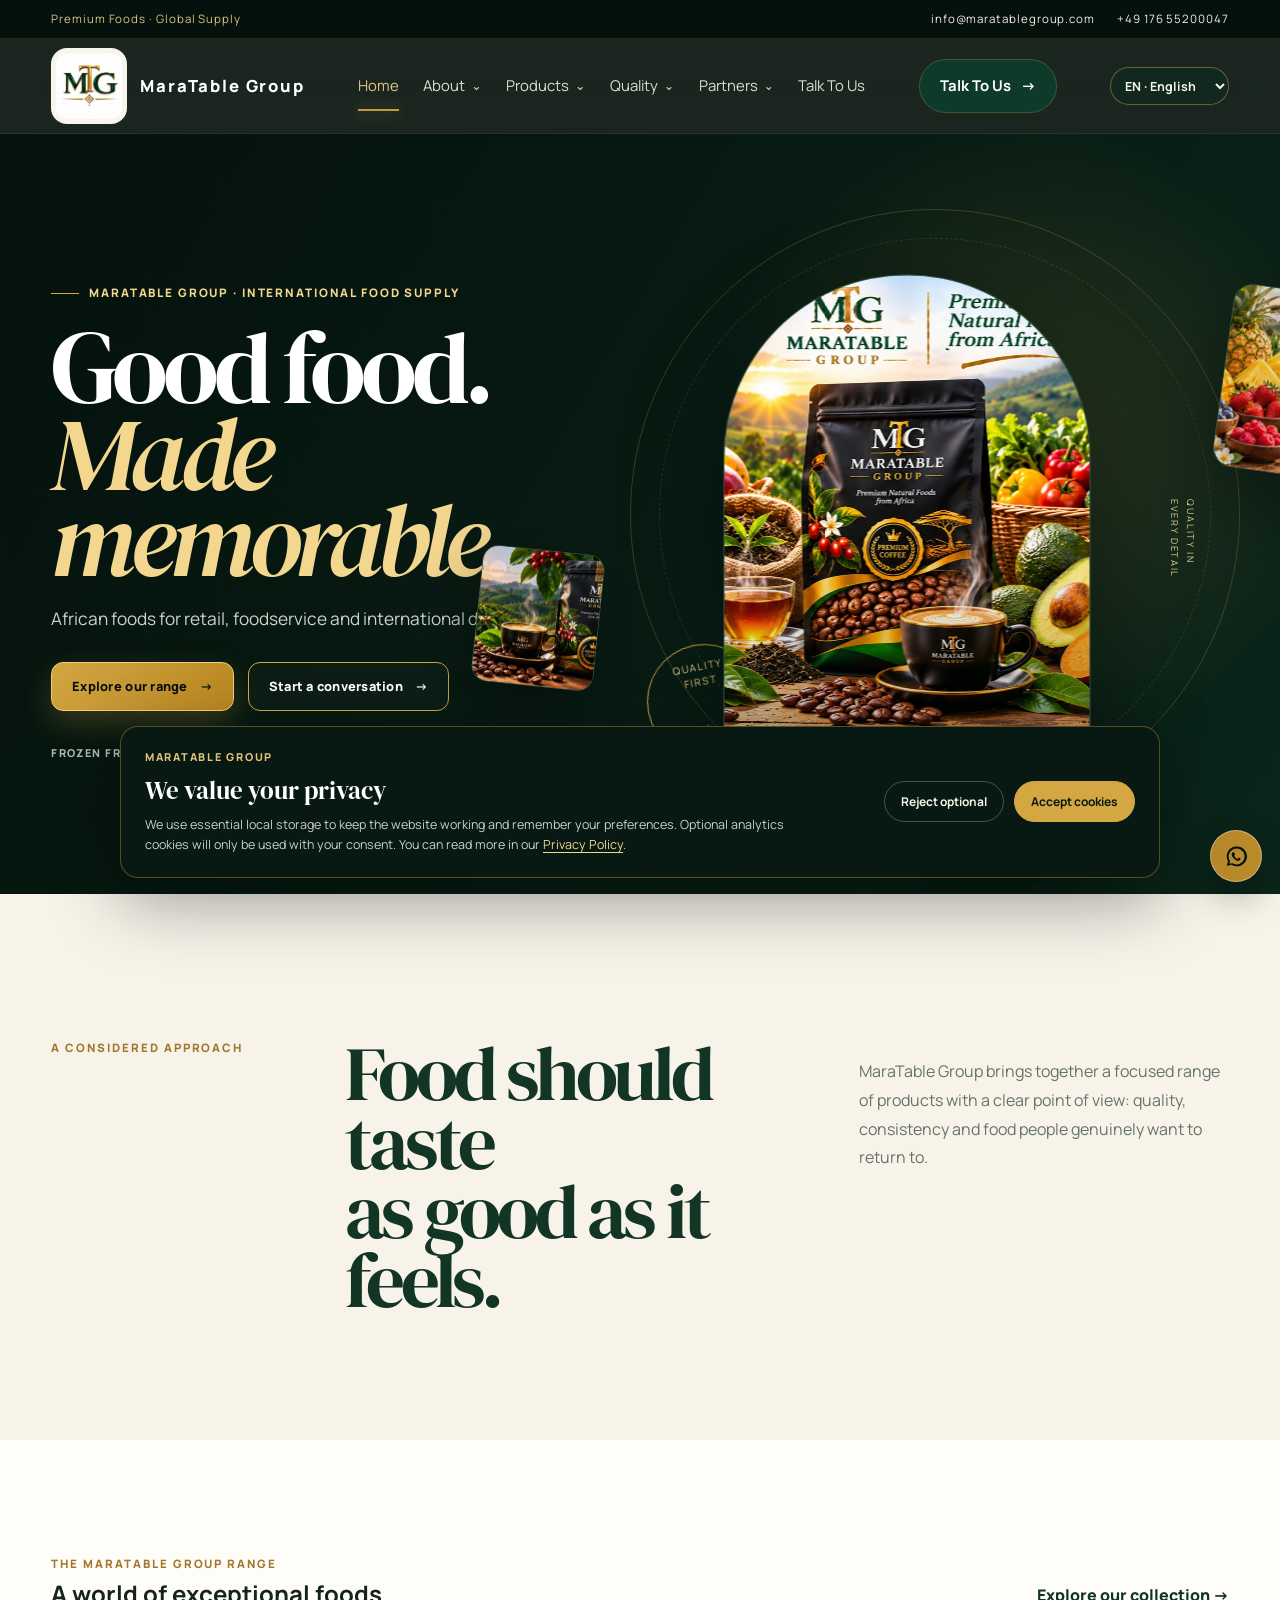
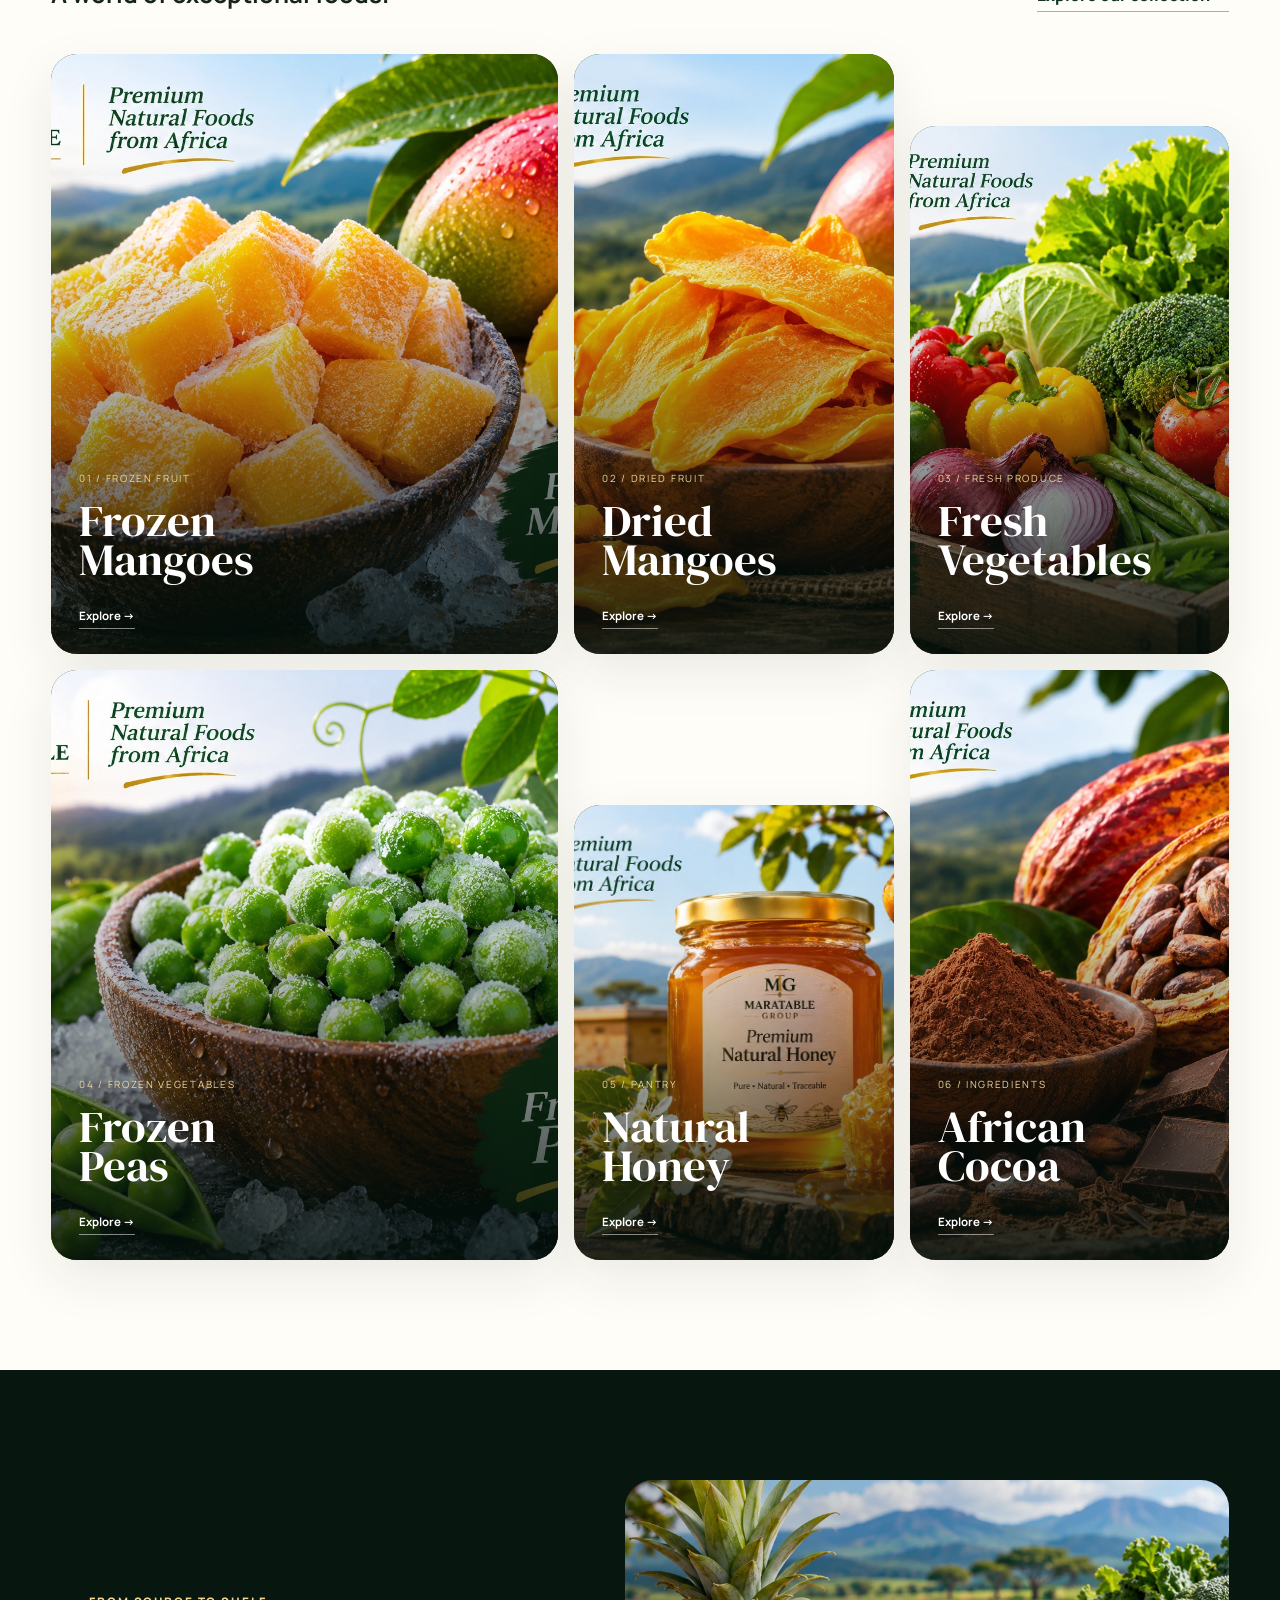
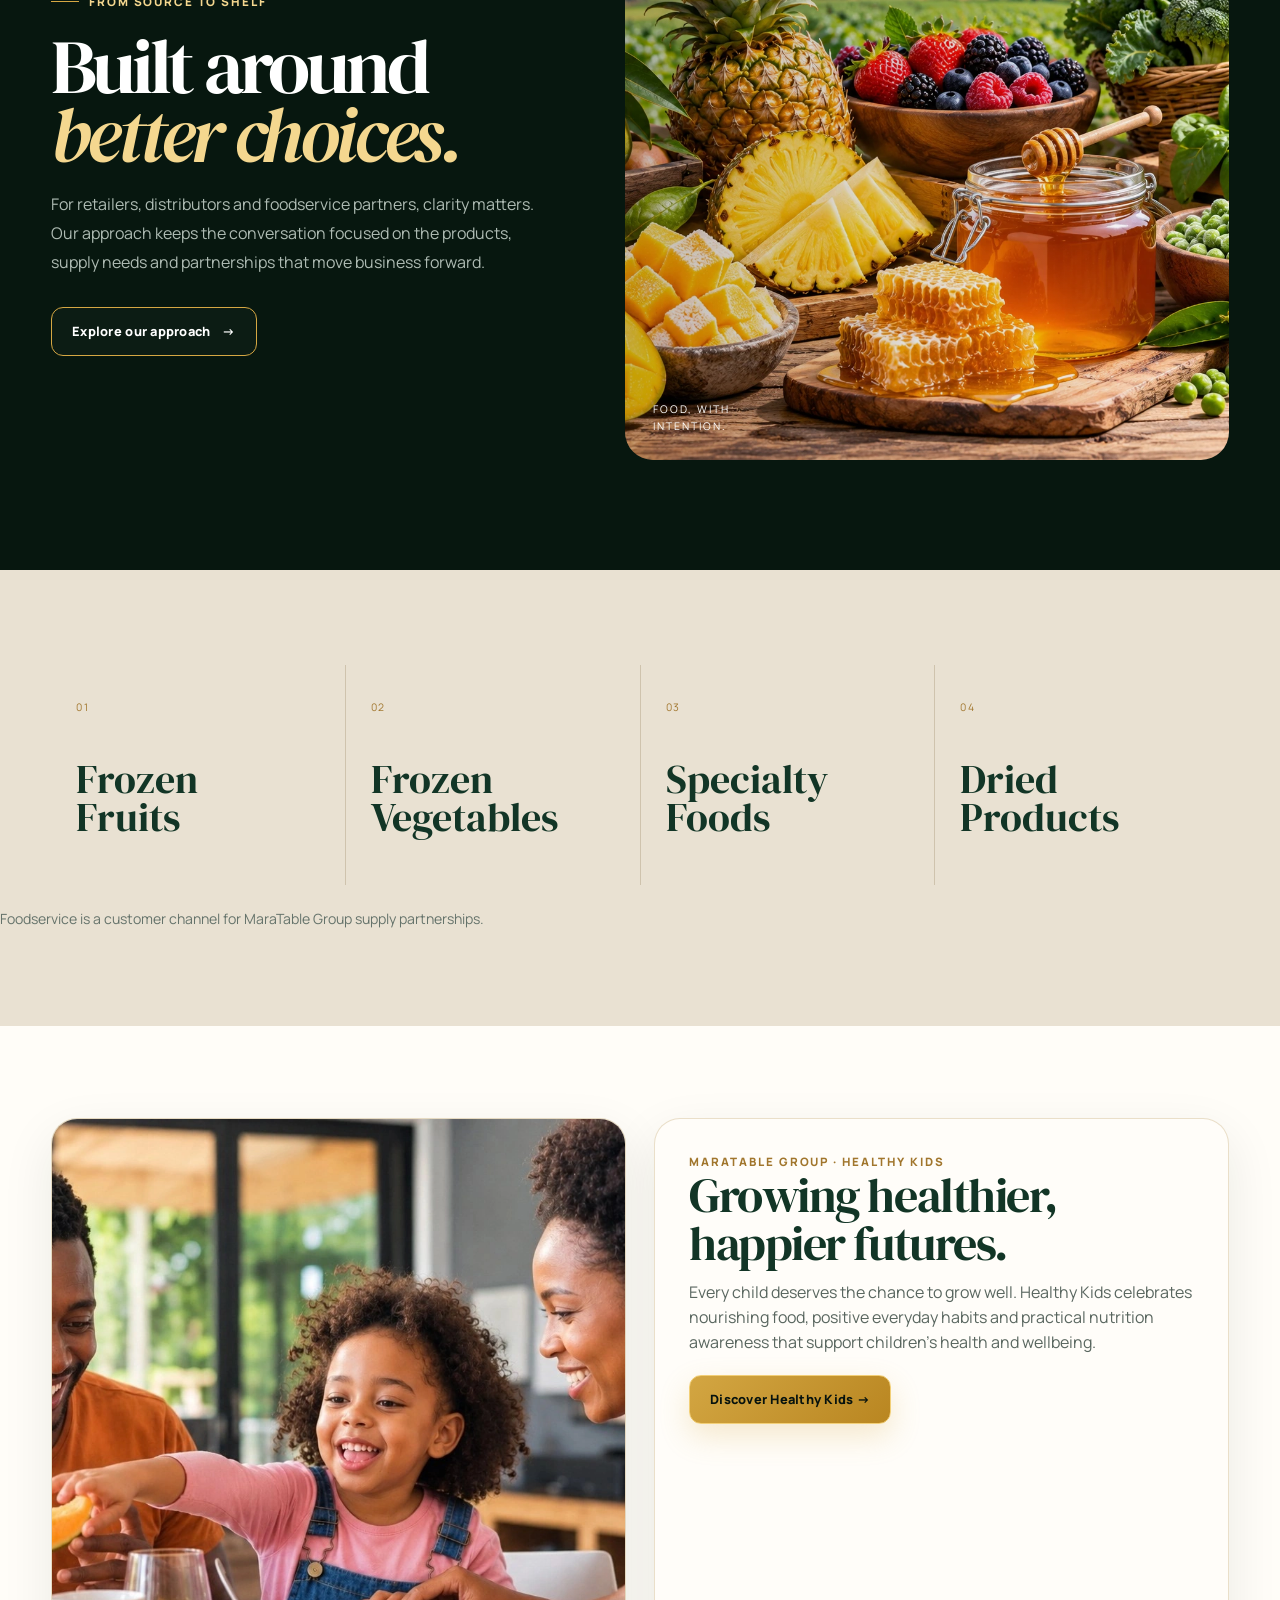
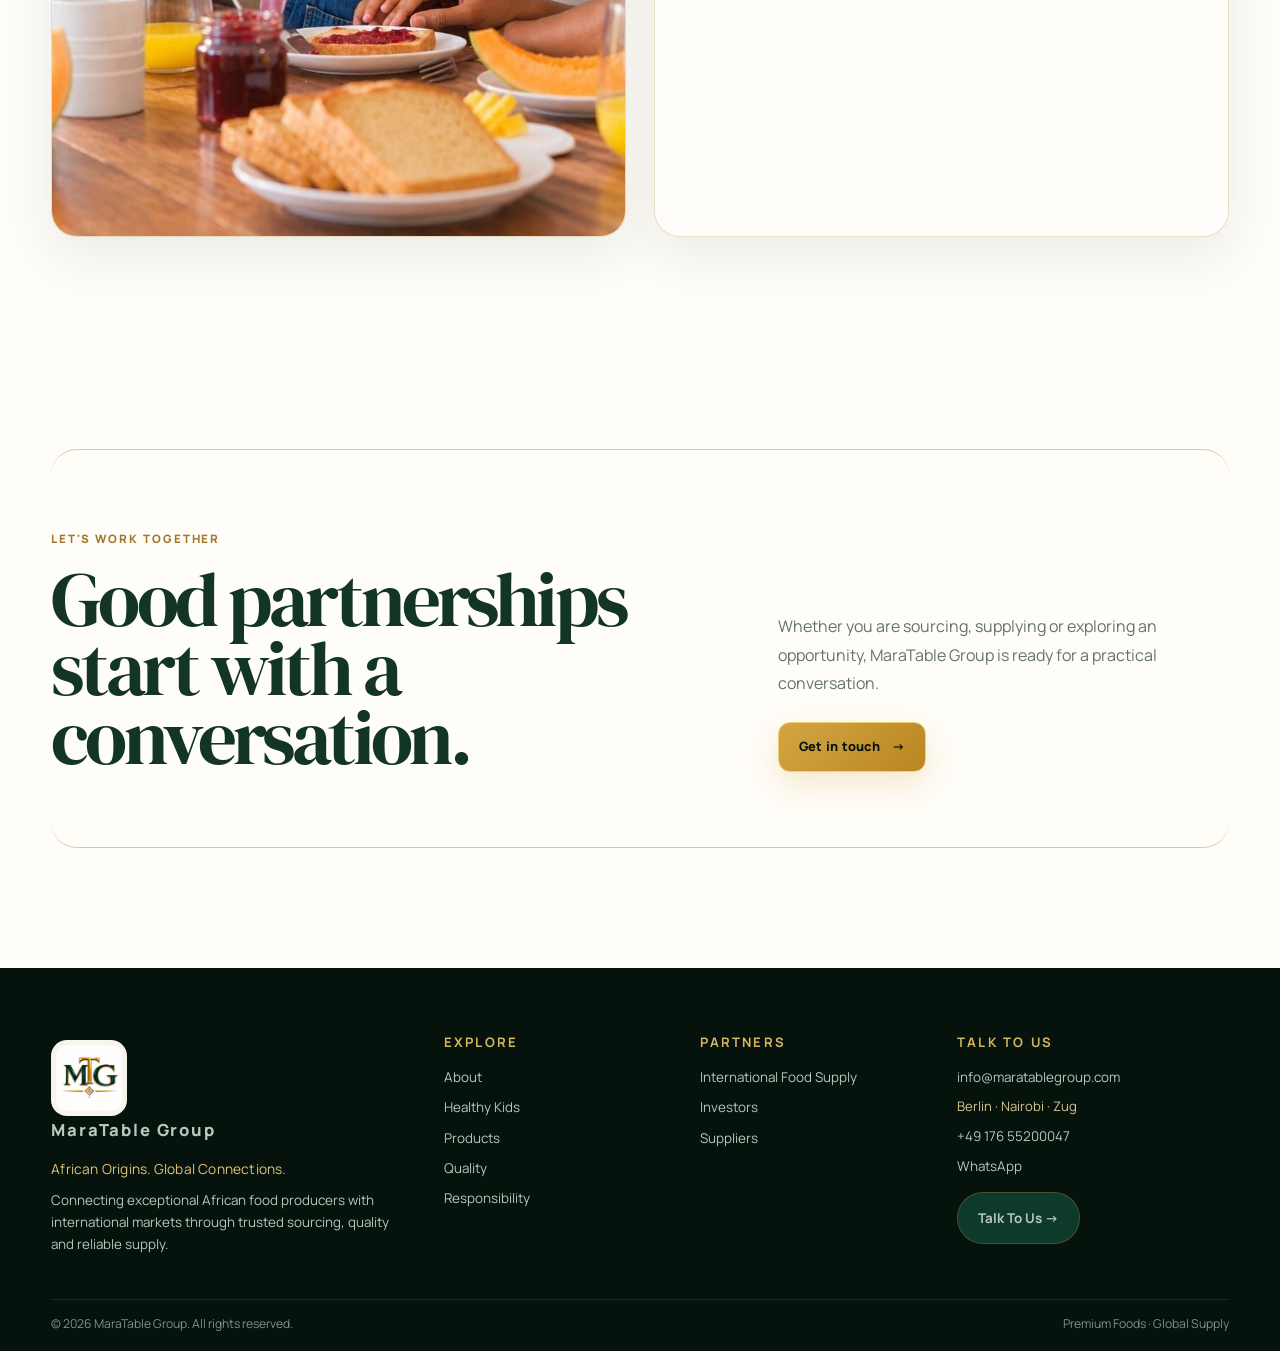
<file: index.html>
<!doctype html><html lang="en"><head><meta charset="utf-8"><meta name="viewport" content="width=device-width,initial-scale=1"><title>African Food Supply, Frozen Fruit &amp; Coffee | MaraTable Group</title><meta name="description" content="MaraTable Group connects buyers in Germany and international markets with selected African foods, frozen fruit and vegetables, coffee, tea and cocoa for retail, foodservice and distribution enquiries.">
<link rel="canonical" href="https://www.maratable.com/index.html">
<link rel="alternate" hreflang="en" href="https://www.maratable.com/index.html">
<link rel="alternate" hreflang="de-DE" href="https://www.maratable.com/index.html?lang=de">
<link rel="alternate" hreflang="fr-FR" href="https://www.maratable.com/index.html?lang=fr">
<link rel="alternate" hreflang="it-IT" href="https://www.maratable.com/index.html?lang=it">
<link rel="alternate" hreflang="es-ES" href="https://www.maratable.com/index.html?lang=es">
<link rel="alternate" hreflang="x-default" href="https://www.maratable.com/index.html">
<meta property="og:locale" content="en_GB">
<meta property="og:type" content="website">
<meta property="og:site_name" content="MaraTable Group">
<meta property="og:title" content="African Food Supply, Frozen Fruit &amp; Coffee | MaraTable Group">
<meta property="og:description" content="MaraTable Group connects buyers in Germany and international markets with selected African foods, frozen fruit and vegetables, coffee, tea and cocoa for retail, foodservice and distribution enquiries.">
<meta property="og:url" content="https://www.maratable.com/index.html">
<meta property="og:image" content="https://www.maratable.com/assets/hero-farm-harvest.webp">
<meta property="og:image:alt" content="MaraTable Group fresh produce and agricultural harvest">
<meta name="twitter:card" content="summary_large_image">
<meta name="twitter:title" content="African Food Supply, Frozen Fruit &amp; Coffee | MaraTable Group">
<meta name="twitter:description" content="MaraTable Group connects buyers in Germany and international markets with selected African foods, frozen fruit and vegetables, coffee, tea and cocoa for retail, foodservice and distribution enquiries.">
<meta name="twitter:image" content="https://www.maratable.com/assets/hero-farm-harvest.webp">
<meta name="keywords" content="African food supply, frozen fruit and vegetables, coffee wholesale, green coffee, African food importer, foodservice supply, Germany">
<link rel="icon" href="assets/leaf.svg"><link rel="stylesheet" href="styles.css"><meta name="theme-color" content="#06120e"><script defer src="analytics.js"></script><script defer src="i18n-dictionary.js"></script><script defer src="i18n.js"></script><script type="application/ld+json">
{"@context":"https://schema.org","@type":"Organization","name":"MaraTable Group","url":"https://www.maratable.com/","logo":"https://www.maratable.com/assets/mtg-logo.jpg","email":"info@maratablegroup.com","telephone":"+49 176 55200047","sameAs":[]}
</script>
</head><body><div class="topbar"><div class="wrap"><span>Premium Foods · Global Supply</span><div class="right"><a href="mailto:info@maratablegroup.com">info@maratablegroup.com</a><a href="tel:+4917655200047">+49 176 55200047</a></div></div></div>
<header class="nav"><div class="wrap nav-inner"><a class="brand" href="index.html" aria-label="MaraTable Group home"><img src="assets/mtg-logo.jpg" alt="MaraTable Group"><span class="name">MaraTable Group</span></a><nav class="nav-links" aria-label="Main navigation"><a data-nav="home" href="index.html">Home</a><div class="nav-item"><a data-nav="about" href="company.html" aria-haspopup="true">About <span class="nav-chevron">⌄</span></a><div class="nav-dropdown"><a href="company.html#leadership">Leadership &amp; Board</a><a href="company.html">Our Story</a><a href="responsibility.html">Responsibility</a><a href="company.html#values">Values</a></div></div><div class="nav-item"><a data-nav="products" href="products.html" aria-haspopup="true">Products <span class="nav-chevron">⌄</span></a><div class="nav-dropdown"><a href="products.html#frozen-mangoes">Frozen Foods</a><a href="products.html#frozen-mangoes">Fruits</a><a href="products.html#natural-honey">Pantry</a><a href="products.html#dried-mangoes">Snacks</a><a href="products.html#fresh-vegetables">Vegetables</a></div></div><div class="nav-item"><a data-nav="quality" href="resources.html" aria-haspopup="true">Quality <span class="nav-chevron">⌄</span></a><div class="nav-dropdown"><a href="resources.html#food-safety">Food Safety</a><a href="healthy-kids.html">Healthy Kids</a><a href="resources.html">Quality</a><a href="resources.html#traceability">Sourcing &amp; Traceability</a><a href="resources.html#storage-handling">Storage &amp; Handling</a></div></div><div class="nav-item"><a data-nav="partners" href="export.html" aria-haspopup="true">Partners <span class="nav-chevron">⌄</span></a><div class="nav-dropdown"><a href="export.html">International Food Supply</a><a href="investors.html">Investors</a><a href="suppliers.html">Suppliers</a></div></div><a data-nav="contact" href="contact.html">Talk To Us</a></nav><a class="nav-cta" href="contact.html">Talk To Us <span>→</span></a><button class="menu" data-menu aria-label="Open menu" aria-controls="mobile-navigation" aria-expanded="false">☰</button></div><div class="drawer" id="mobile-navigation" aria-label="Mobile navigation"><a href="index.html">Home</a><details><summary>About</summary><a href="company.html#leadership">Leadership &amp; Board</a><a href="company.html">Our Story</a><a href="responsibility.html">Responsibility</a><a href="company.html#values">Values</a></details><details><summary>Products</summary><a href="products.html#frozen-mangoes">Frozen Foods</a><a href="products.html#frozen-mangoes">Fruits</a><a href="products.html#natural-honey">Pantry</a><a href="products.html#dried-mangoes">Snacks</a><a href="products.html#fresh-vegetables">Vegetables</a></details><details><summary>Quality</summary><a href="resources.html#food-safety">Food Safety</a><a href="healthy-kids.html">Healthy Kids</a><a href="resources.html">Quality</a><a href="resources.html#traceability">Sourcing &amp; Traceability</a><a href="resources.html#storage-handling">Storage &amp; Handling</a></details><details><summary>Partners</summary><a href="export.html">International Food Supply</a><a href="investors.html">Investors</a><a href="suppliers.html">Suppliers</a></details><a href="contact.html">Talk To Us</a></div></header>




<main>
<section class="hero hero-v2">
  <div class="hero-glow"></div>
  <div class="wrap hero-v2-grid">
    <div class="hero-v2-copy">
      <span class="eyebrow">MaraTable Group · International Food Supply</span>
      <h1>Good food.<br><em>Made memorable.</em></h1>
      <p>African foods for retail, foodservice and international distribution.</p>
      <div class="actions">
        <a class="btn primary" href="products.html">Explore our range <b>→</b></a>
        <a class="btn secondary" href="contact.html">Start a conversation <b>→</b></a>
      </div>
      <div class="hero-proof">
        <span>Frozen fruits</span><i></i><span>Vegetables</span><i></i><span>Selected foods</span>
      </div>
    </div>
    <div class="hero-v2-visual hero-carousel" data-hero-carousel aria-label="MaraTable Group food and farming photography">
      <div class="hero-ring"></div>
      <div class="hero-image hero-image-main hero-card is-active"><img src="assets/product-collection-hero.webp" alt="MaraTable Group premium African food collection"></div>
      <div class="hero-image hero-image-mango hero-card"><img src="assets/hero-farm-sunrise.webp" alt="African agricultural landscape at sunrise"></div>
      <div class="hero-image hero-image-pine hero-card"><img src="assets/vegetables.webp" alt="Fresh vegetables selected for food supply"></div>
      <div class="hero-image hero-image-coffee hero-card"><img src="assets/roasted-coffee-packaged.webp" alt="MaraTable Group premium roasted coffee packaging"></div>
      <div class="hero-stamp">QUALITY<br>FIRST <span>✦</span></div>
      <div class="hero-note">QUALITY IN<br>EVERY DETAIL</div>
      <div class="hero-dots" aria-label="Choose hero image">
        <button type="button" class="active" aria-label="Show farm harvest image" aria-pressed="true"></button>
        <button type="button" aria-label="Show farm sunrise image" aria-pressed="false"></button>
        <button type="button" aria-label="Show vegetable image" aria-pressed="false"></button>
        <button type="button" aria-label="Show premium coffee image" aria-pressed="false"></button>
      </div>
    </div>
  </div>
</section>

<section class="statement">
  <div class="wrap statement-grid">
    <span class="kicker">A considered approach</span>
    <h2>Food should taste<br>as good as it feels.</h2>
    <p>MaraTable Group brings together a focused range of products with a clear point of view: quality, consistency and food people genuinely want to return to.</p>
  </div>
</section>

<section class="product-editorial">
  <div class="wrap">
    <div class="section-head editorial-head">
      <div><span class="kicker">The MaraTable Group range</span><h2>A world of exceptional foods.</h2></div>
      <a class="link-btn" href="products.html">Explore our collection →</a>
    </div>
    <div class="editorial-grid">
      <a href="products.html#frozen-mangoes" class="feature-tile fruit-tile"><img src="assets/frozen-mangoes-new.webp" alt="Frozen mango pieces"><div><span>01 / Frozen fruit</span><h3>Frozen<br>Mangoes</h3><b>Explore →</b></div></a>
      <a href="products.html#dried-mangoes" class="feature-tile"><img src="assets/dried-mangoes-new.webp" alt="Dried mango slices"><div><span>02 / Dried fruit</span><h3>Dried<br>Mangoes</h3><b>Explore →</b></div></a>
      <a href="products.html#fresh-vegetables" class="feature-tile veg-tile"><img src="assets/fresh-vegetables-new.webp" alt="Fresh vegetables"><div><span>03 / Fresh produce</span><h3>Fresh<br>Vegetables</h3><b>Explore →</b></div></a>
      <a href="products.html#frozen-peas" class="feature-tile"><img src="assets/frozen-peas-new.webp" alt="Frozen green peas"><div><span>04 / Frozen vegetables</span><h3>Frozen<br>Peas</h3><b>Explore →</b></div></a>
      <a href="products.html#natural-honey" class="feature-tile honey-tile"><img src="assets/natural-honey.webp" alt="Natural honey and honeycomb"><div><span>05 / Pantry</span><h3>Natural<br>Honey</h3><b>Explore →</b></div></a>
      <a href="products.html#cocoa" class="feature-tile"><img src="assets/cocoa-new.webp" alt="African cocoa pods and cocoa powder"><div><span>06 / Ingredients</span><h3>African<br>Cocoa</h3><b>Explore →</b></div></a>
    </div>
  </div>
</section>

<section class="dark-editorial">
 <div class="wrap dark-grid">
   <div class="dark-copy"><span class="eyebrow">From source to shelf</span><h2>Built around<br><em>better choices.</em></h2><p>For retailers, distributors and foodservice partners, clarity matters. Our approach keeps the conversation focused on the products, supply needs and partnerships that move business forward.</p><a href="resources.html" class="btn secondary">Explore our approach <b>→</b></a></div>
   <div class="dark-image"><img src="assets/hero-farm-harvest.webp" alt="Fresh produce from African farms, from source to shelf"><div class="image-caption">FOOD, WITH<br>INTENTION.</div></div>
 </div>
</section>

<section class="category-strip">
 <div class="wrap category-strip-grid">
   <div><span>01</span><h3>Frozen<br>Fruits</h3></div>
   <div><span>02</span><h3>Frozen<br>Vegetables</h3></div>
   <div><span>03</span><h3>Specialty<br>Foods</h3></div>
   <div><span>04</span><h3>Dried<br>Products</h3></div>
 </div>
 <p class="channel-note">Foodservice is a customer channel for MaraTable Group supply partnerships.</p>
</section>


<section class="section light healthy-kids-feature">
  <div class="wrap content-grid">
    <div class="media-card kids-photo"><img src="assets/healthy-kids-breakfast.webp" alt="A family sharing a healthy breakfast together at home" loading="lazy"></div>
    <div class="panel">
      <div class="kicker">MaraTable Group · Healthy Kids</div>
      <h2>Growing healthier, happier futures.</h2>
      <p>Every child deserves the chance to grow well. Healthy Kids celebrates nourishing food, positive everyday habits and practical nutrition awareness that support children's health and wellbeing.</p>
      <a class="btn primary" href="healthy-kids.html" style="margin-top:20px">Discover Healthy Kids →</a>
    </div>
  </div>
</section>

<section class="partner-call">
 <div class="wrap partner-box">
   <div><span class="kicker">Let's work together</span><h2>Good partnerships<br>start with a conversation.</h2></div>
   <div class="partner-side"><p>Whether you are sourcing, supplying or exploring an opportunity, MaraTable Group is ready for a practical conversation.</p><a class="btn primary" href="contact.html">Get in touch <b>→</b></a></div>
 </div>
</section>
</main>

<footer class="footer"><div class="wrap footer-grid"><div class="footer-brand-col"><a class="brand footer-brand" href="index.html"><img src="assets/mtg-logo.jpg" alt="MaraTable Group"><span class="name">MaraTable Group</span></a><p class="footer-tagline">African Origins. Global Connections.</p><p class="footer-description">Connecting exceptional African food producers with international markets through trusted sourcing, quality and reliable supply.</p></div><div><h4>Explore</h4><a href="company.html">About</a><a href="healthy-kids.html">Healthy Kids</a><a href="products.html">Products</a><a href="resources.html">Quality</a><a href="responsibility.html">Responsibility</a></div><div><h4>Partners</h4><a href="export.html">International Food Supply</a><a href="investors.html">Investors</a><a href="suppliers.html">Suppliers</a></div><div><h4>Talk To Us</h4><a href="mailto:info@maratablegroup.com">info@maratablegroup.com</a><span class="footer-locations">Berlin · Nairobi · Zug</span><a href="tel:+4917655200047">+49 176 55200047</a><a href="https://wa.me/4917655200047?text=Hello%20MaraTable%20Group%2C%20I%20would%20like%20to%20make%20an%20enquiry." target="_blank" rel="noopener noreferrer">WhatsApp</a><a class="nav-cta" style="margin-top:15px;width:max-content" href="contact.html">Talk To Us →</a></div></div><div class="wrap footer-bottom"><span>© <span data-year></span> MaraTable Group. All rights reserved.</span><span>Premium Foods · Global Supply</span></div></footer>
<a class="float-wa" href="https://wa.me/4917655200047?text=Hello%20MaraTable%20Group%2C%20I%20would%20like%20to%20make%20an%20enquiry." target="_blank" rel="noopener noreferrer" aria-label="WhatsApp"><svg viewBox="0 0 32 32" width="25" height="25" aria-hidden="true" focusable="false"><path fill="currentColor" d="M16 3.2A12.6 12.6 0 0 0 5.1 22.1L3.5 28l6.1-1.6A12.7 12.7 0 1 0 16 3.2Zm0 22.9a10.2 10.2 0 0 1-5.2-1.4l-.4-.2-3.6.9 1-3.5-.2-.4A10.2 10.2 0 1 1 16 26.1Zm5.6-7.6c-.3-.2-1.8-.9-2.1-1s-.5-.2-.7.2-.8 1-.9 1.2-.3.2-.6.1a8.4 8.4 0 0 1-2.5-1.5 9.3 9.3 0 0 1-1.7-2.1c-.2-.3 0-.5.1-.6l.5-.6c.2-.2.2-.3.3-.5s0-.4 0-.5-.7-1.7-1-2.3c-.2-.5-.5-.4-.7-.4h-.6c-.2 0-.5.1-.8.4s-1.1 1.1-1.1 2.6 1.1 3 1.2 3.2a11.4 11.4 0 0 0 4.4 4c.6.3 1.1.5 1.5.6.6.2 1.2.2 1.7.1.5-.1 1.8-.7 2-1.4.3-.7.3-1.3.2-1.4s-.2-.2-.5-.4Z"/></svg></a>
<script src="script.js"></script></body></html>
</file>
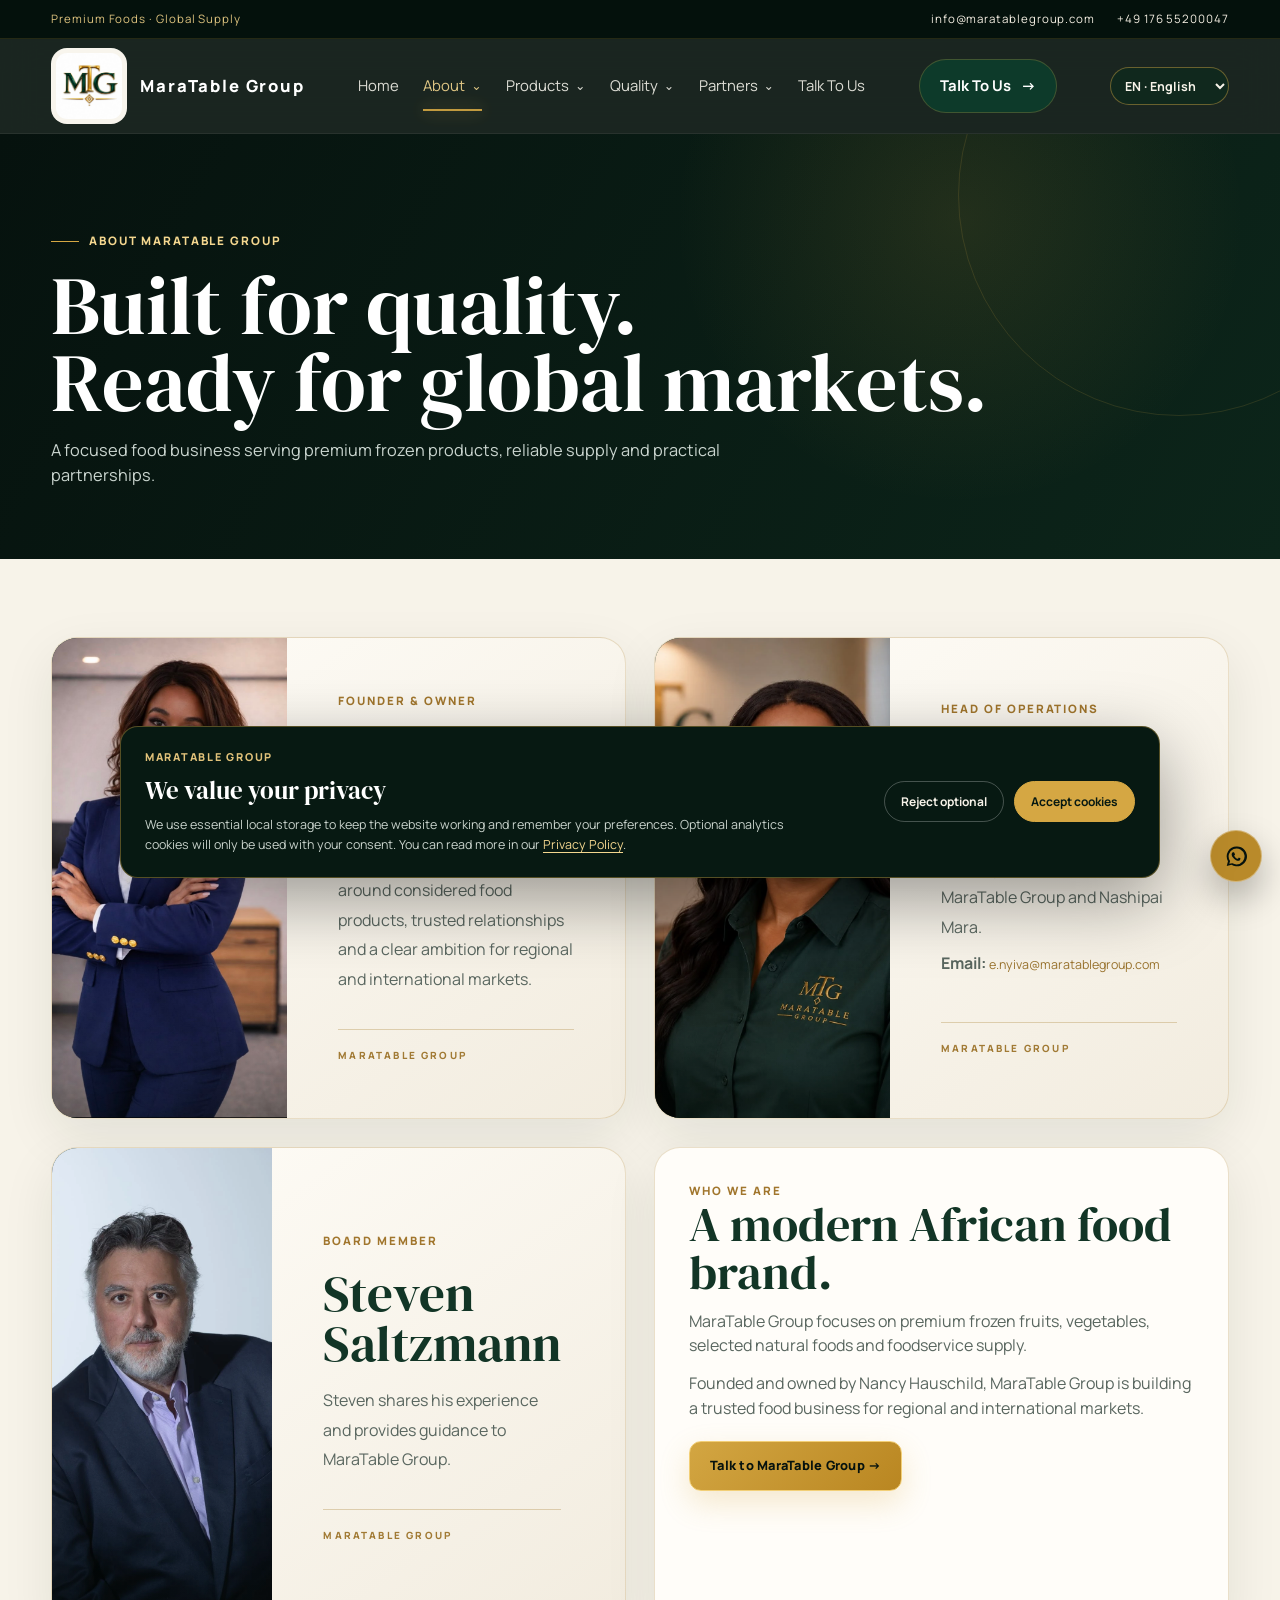
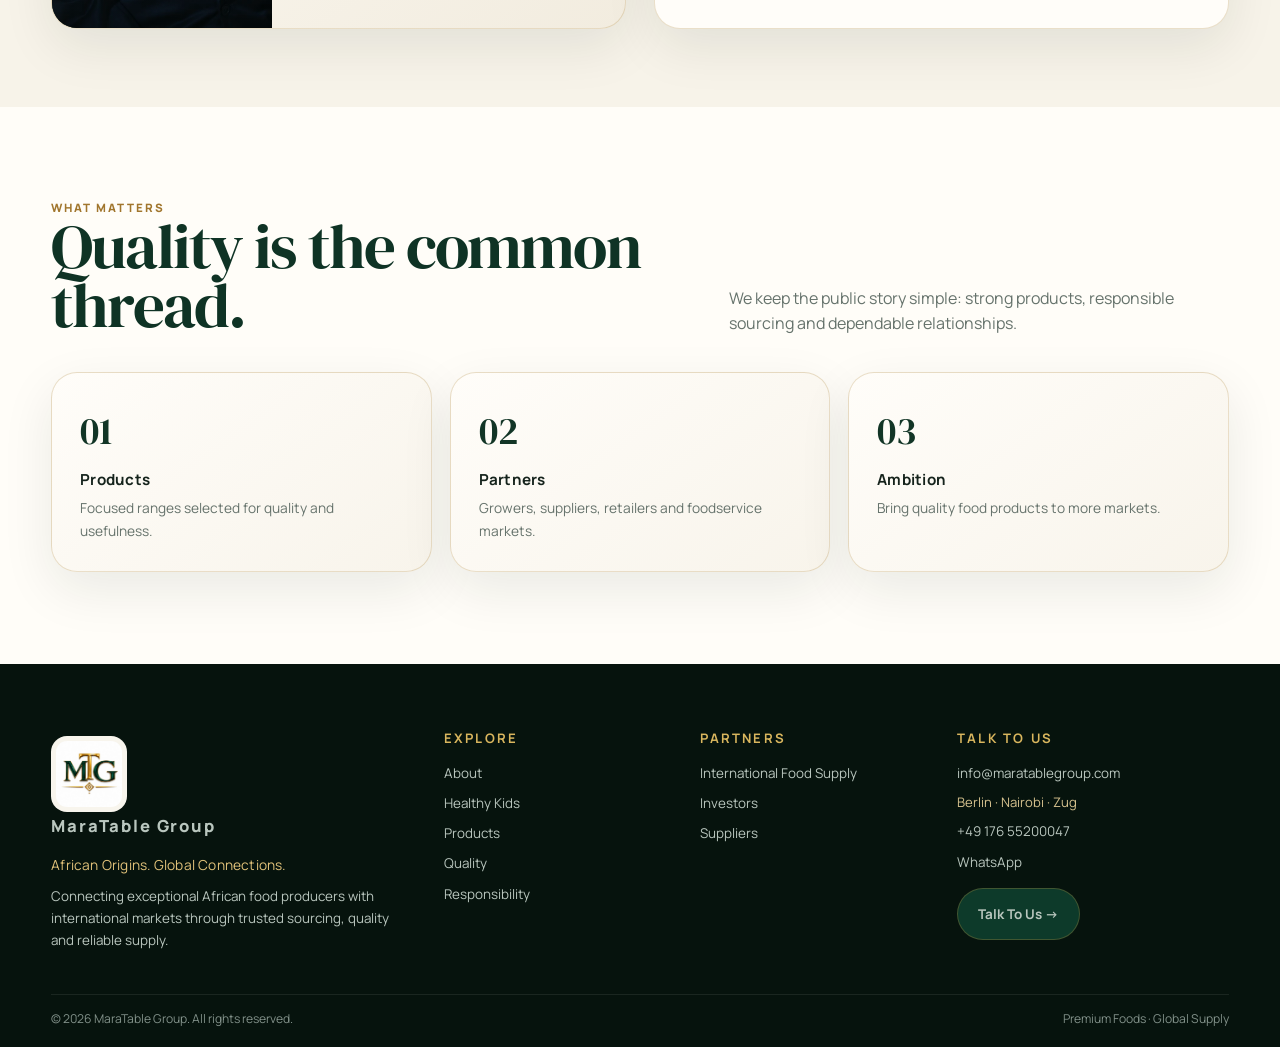
<file: company.html>
<!doctype html><html lang="en"><head><meta charset="utf-8"><meta name="viewport" content="width=device-width,initial-scale=1"><title>About MaraTable Group | Founder &amp; Food Supply</title><meta name="description" content="Meet MaraTable Group, founded and owned by Nancy Hauschild, and learn about the leadership guiding its food portfolio and international supply relationships.">
<link rel="canonical" href="https://www.maratable.com/company.html">
<link rel="alternate" hreflang="en" href="https://www.maratable.com/company.html">
<link rel="alternate" hreflang="de-DE" href="https://www.maratable.com/company.html?lang=de">
<link rel="alternate" hreflang="fr-FR" href="https://www.maratable.com/company.html?lang=fr">
<link rel="alternate" hreflang="it-IT" href="https://www.maratable.com/company.html?lang=it">
<link rel="alternate" hreflang="es-ES" href="https://www.maratable.com/company.html?lang=es">
<link rel="alternate" hreflang="x-default" href="https://www.maratable.com/company.html">
<meta property="og:locale" content="en_GB">
<meta property="og:type" content="website">
<meta property="og:site_name" content="MaraTable Group">
<meta property="og:title" content="About MaraTable Group | Founder &amp; Food Supply">
<meta property="og:description" content="Meet MaraTable Group, founded and owned by Nancy Hauschild, and learn about the leadership guiding its food portfolio and international supply relationships.">
<meta property="og:url" content="https://www.maratable.com/company.html">
<meta property="og:image" content="https://www.maratable.com/assets/hero-farm-harvest.webp">
<meta property="og:image:alt" content="MaraTable Group fresh produce and agricultural harvest">
<meta name="twitter:card" content="summary_large_image">
<meta name="twitter:title" content="About MaraTable Group | Founder &amp; Food Supply">
<meta name="twitter:description" content="Meet MaraTable Group, founded and owned by Nancy Hauschild, and learn about the leadership guiding its food portfolio and international supply relationships.">
<meta name="twitter:image" content="https://www.maratable.com/assets/hero-farm-harvest.webp">
<meta name="keywords" content="MaraTable Group, Nancy Hauschild, Esther Nyiva, operations, company leadership, African food brand, premium food business">
<link rel="stylesheet" href="styles.css"><meta name="theme-color" content="#06120e"><link rel="icon" href="assets/leaf.svg"><script defer src="analytics.js"></script><script defer src="i18n-dictionary.js"></script><script defer src="i18n.js"></script></head><body><div class="topbar"><div class="wrap"><span>Premium Foods · Global Supply</span><div class="right"><a href="mailto:info@maratablegroup.com">info@maratablegroup.com</a><a href="tel:+4917655200047">+49 176 55200047</a></div></div></div>
<header class="nav"><div class="wrap nav-inner"><a class="brand" href="index.html" aria-label="MaraTable Group home"><img src="assets/mtg-logo.jpg" alt="MaraTable Group"><span class="name">MaraTable Group</span></a><nav class="nav-links" aria-label="Main navigation"><a data-nav="home" href="index.html">Home</a><div class="nav-item"><a data-nav="about" href="company.html" aria-haspopup="true">About <span class="nav-chevron">⌄</span></a><div class="nav-dropdown"><a href="company.html#leadership">Leadership &amp; Board</a><a href="company.html">Our Story</a><a href="responsibility.html">Responsibility</a><a href="company.html#values">Values</a></div></div><div class="nav-item"><a data-nav="products" href="products.html" aria-haspopup="true">Products <span class="nav-chevron">⌄</span></a><div class="nav-dropdown"><a href="products.html#frozen-mangoes">Frozen Foods</a><a href="products.html#frozen-mangoes">Fruits</a><a href="products.html#natural-honey">Pantry</a><a href="products.html#dried-mangoes">Snacks</a><a href="products.html#fresh-vegetables">Vegetables</a></div></div><div class="nav-item"><a data-nav="quality" href="resources.html" aria-haspopup="true">Quality <span class="nav-chevron">⌄</span></a><div class="nav-dropdown"><a href="resources.html#food-safety">Food Safety</a><a href="healthy-kids.html">Healthy Kids</a><a href="resources.html">Quality</a><a href="resources.html#traceability">Sourcing &amp; Traceability</a><a href="resources.html#storage-handling">Storage &amp; Handling</a></div></div><div class="nav-item"><a data-nav="partners" href="export.html" aria-haspopup="true">Partners <span class="nav-chevron">⌄</span></a><div class="nav-dropdown"><a href="export.html">International Food Supply</a><a href="investors.html">Investors</a><a href="suppliers.html">Suppliers</a></div></div><a data-nav="contact" href="contact.html">Talk To Us</a></nav><a class="nav-cta" href="contact.html">Talk To Us <span>→</span></a><button class="menu" data-menu aria-label="Open menu" aria-controls="mobile-navigation" aria-expanded="false">☰</button></div><div class="drawer" id="mobile-navigation" aria-label="Mobile navigation"><a href="index.html">Home</a><details><summary>About</summary><a href="company.html#leadership">Leadership &amp; Board</a><a href="company.html">Our Story</a><a href="responsibility.html">Responsibility</a><a href="company.html#values">Values</a></details><details><summary>Products</summary><a href="products.html#frozen-mangoes">Frozen Foods</a><a href="products.html#frozen-mangoes">Fruits</a><a href="products.html#natural-honey">Pantry</a><a href="products.html#dried-mangoes">Snacks</a><a href="products.html#fresh-vegetables">Vegetables</a></details><details><summary>Quality</summary><a href="resources.html#food-safety">Food Safety</a><a href="healthy-kids.html">Healthy Kids</a><a href="resources.html">Quality</a><a href="resources.html#traceability">Sourcing &amp; Traceability</a><a href="resources.html#storage-handling">Storage &amp; Handling</a></details><details><summary>Partners</summary><a href="export.html">International Food Supply</a><a href="investors.html">Investors</a><a href="suppliers.html">Suppliers</a></details><a href="contact.html">Talk To Us</a></div></header>

<main>
<section class="page-hero"><div class="wrap"><span class="eyebrow">About MaraTable Group</span><h1>Built for quality.<br>Ready for global markets.</h1><p>A focused food business serving premium frozen products, reliable supply and practical partnerships.</p></div></section>
<section class="content" id="leadership"><div class="wrap content-grid"><article class="executive-card">
  <div class="executive-portrait"><img src="assets/founder-nancy.jpg" alt="Nancy Hauschild, founder and owner of MaraTable Group"></div>
  <div class="executive-details"><span class="kicker">Founder &amp; owner</span><h2>Nancy Hauschild</h2><p>Building MaraTable Group around considered food products, trusted relationships and a clear ambition for regional and international markets.</p><span class="executive-signature">MARATABLE GROUP</span></div>
</article>
<article class="executive-card">
  <div class="executive-portrait"><img src="assets/esther-nyiva.webp" alt="Esther Nyiva, Head of Operations at MaraTable Group and Nashipai Mara" loading="lazy"></div>
  <div class="executive-details">
    <span class="kicker">Head of Operations</span>
    <h2>Esther Nyiva</h2>
    <p>Leading operations across MaraTable Group and Nashipai Mara.</p><p><strong>Email:</strong> <a class="executive-email" href="mailto:e.nyiva@maratablegroup.com">e.nyiva@maratablegroup.com</a></p>
    <span class="executive-signature">MARATABLE GROUP</span>
  </div>
</article>
<article class="executive-card board-member-card">
  <div class="executive-portrait"><img src="assets/steven-saltzman.webp" alt="Steven Saltzmann, Board Member at MaraTable Group" loading="lazy"></div>
  <div class="executive-details">
    <span class="kicker">Board Member</span>
    <h2>Steven Saltzmann</h2>
    <p>Steven shares his experience and provides guidance to MaraTable Group.</p>
    <span class="executive-signature">MARATABLE GROUP</span>
  </div>
</article>
<div class="panel"><div class="kicker">Who we are</div><h2>A modern African food brand.</h2><p>MaraTable Group focuses on premium frozen fruits, vegetables, selected natural foods and foodservice supply.</p><p>Founded and owned by Nancy Hauschild, MaraTable Group is building a trusted food business for regional and international markets.</p><a class="btn primary" href="contact.html" style="margin-top:20px">Talk to MaraTable Group →</a></div></div></section>
<section class="section light" id="values"><div class="wrap"><div class="section-head"><div><div class="kicker">What matters</div><h2>Quality is the common thread.</h2></div><p>We keep the public story simple: strong products, responsible sourcing and dependable relationships.</p></div><div class="grid-3"><div class="stat-card"><div class="big">01</div><b>Products</b><p>Focused ranges selected for quality and usefulness.</p></div><div class="stat-card"><div class="big">02</div><b>Partners</b><p>Growers, suppliers, retailers and foodservice markets.</p></div><div class="stat-card"><div class="big">03</div><b>Ambition</b><p>Bring quality food products to more markets.</p></div></div></div></section>
</main>
<footer class="footer"><div class="wrap footer-grid"><div class="footer-brand-col"><a class="brand footer-brand" href="index.html"><img src="assets/mtg-logo.jpg" alt="MaraTable Group"><span class="name">MaraTable Group</span></a><p class="footer-tagline">African Origins. Global Connections.</p><p class="footer-description">Connecting exceptional African food producers with international markets through trusted sourcing, quality and reliable supply.</p></div><div><h4>Explore</h4><a href="company.html">About</a><a href="healthy-kids.html">Healthy Kids</a><a href="products.html">Products</a><a href="resources.html">Quality</a><a href="responsibility.html">Responsibility</a></div><div><h4>Partners</h4><a href="export.html">International Food Supply</a><a href="investors.html">Investors</a><a href="suppliers.html">Suppliers</a></div><div><h4>Talk To Us</h4><a href="mailto:info@maratablegroup.com">info@maratablegroup.com</a><span class="footer-locations">Berlin · Nairobi · Zug</span><a href="tel:+4917655200047">+49 176 55200047</a><a href="https://wa.me/4917655200047?text=Hello%20MaraTable%20Group%2C%20I%20would%20like%20to%20make%20an%20enquiry." target="_blank" rel="noopener noreferrer">WhatsApp</a><a class="nav-cta" style="margin-top:15px;width:max-content" href="contact.html">Talk To Us →</a></div></div><div class="wrap footer-bottom"><span>© <span data-year></span> MaraTable Group. All rights reserved.</span><span>Premium Foods · Global Supply</span></div></footer>
<a class="float-wa" href="https://wa.me/4917655200047?text=Hello%20MaraTable%20Group%2C%20I%20would%20like%20to%20make%20an%20enquiry." target="_blank" rel="noopener noreferrer" aria-label="WhatsApp"><svg viewBox="0 0 32 32" width="25" height="25" aria-hidden="true" focusable="false"><path fill="currentColor" d="M16 3.2A12.6 12.6 0 0 0 5.1 22.1L3.5 28l6.1-1.6A12.7 12.7 0 1 0 16 3.2Zm0 22.9a10.2 10.2 0 0 1-5.2-1.4l-.4-.2-3.6.9 1-3.5-.2-.4A10.2 10.2 0 1 1 16 26.1Zm5.6-7.6c-.3-.2-1.8-.9-2.1-1s-.5-.2-.7.2-.8 1-.9 1.2-.3.2-.6.1a8.4 8.4 0 0 1-2.5-1.5 9.3 9.3 0 0 1-1.7-2.1c-.2-.3 0-.5.1-.6l.5-.6c.2-.2.2-.3.3-.5s0-.4 0-.5-.7-1.7-1-2.3c-.2-.5-.5-.4-.7-.4h-.6c-.2 0-.5.1-.8.4s-1.1 1.1-1.1 2.6 1.1 3 1.2 3.2a11.4 11.4 0 0 0 4.4 4c.6.3 1.1.5 1.5.6.6.2 1.2.2 1.7.1.5-.1 1.8-.7 2-1.4.3-.7.3-1.3.2-1.4s-.2-.2-.5-.4Z"/></svg></a>
<script src="script.js"></script></body></html>
</file>
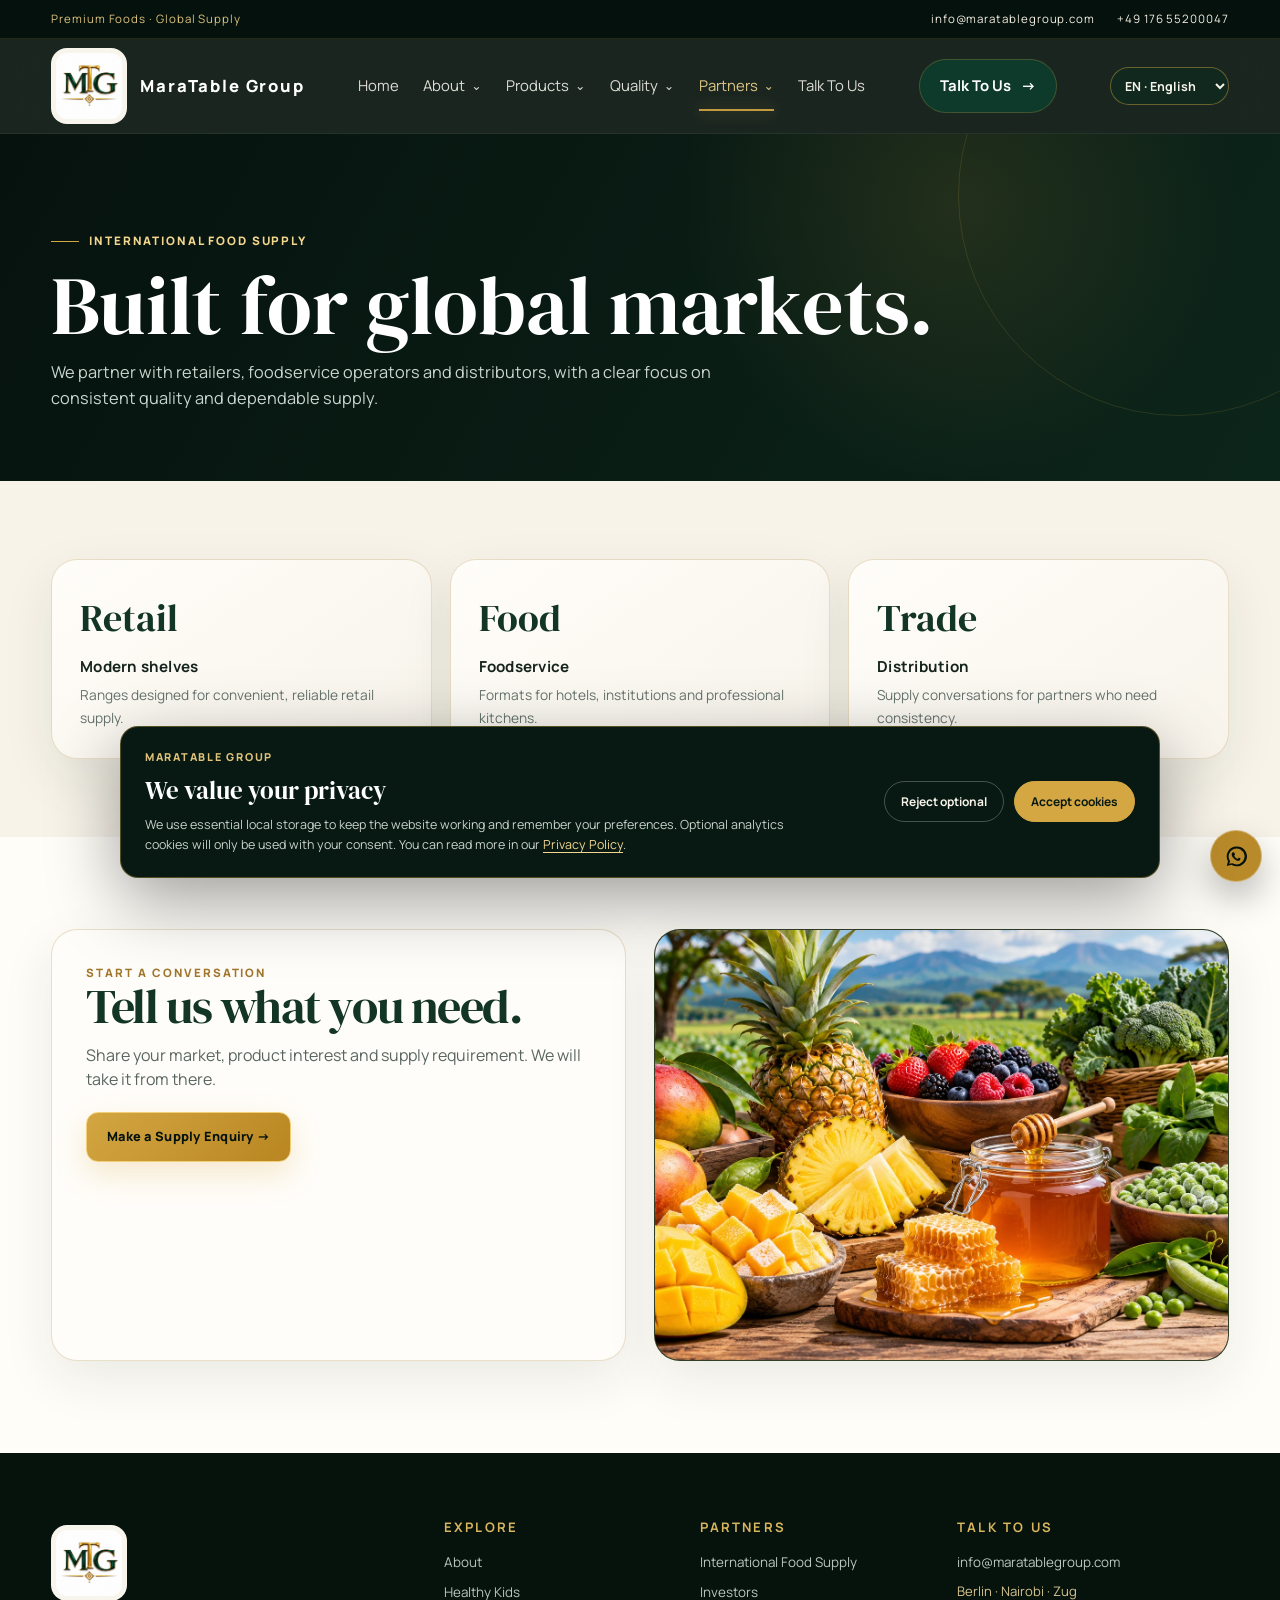
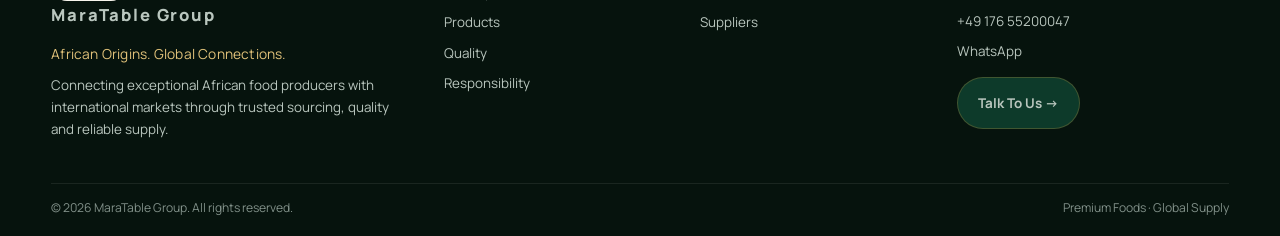
<file: export.html>
<!doctype html><html lang="en"><head><meta charset="utf-8"><meta name="viewport" content="width=device-width,initial-scale=1"><title>African Food Export &amp; International Supply | MaraTable Group</title><meta name="description" content="Discuss frozen fruit, vegetables and selected natural food supply with MaraTable Group for retail, foodservice and distribution markets.">
<link rel="canonical" href="https://www.maratable.com/export.html">
<link rel="alternate" hreflang="en" href="https://www.maratable.com/export.html">
<link rel="alternate" hreflang="de-DE" href="https://www.maratable.com/export.html?lang=de">
<link rel="alternate" hreflang="fr-FR" href="https://www.maratable.com/export.html?lang=fr">
<link rel="alternate" hreflang="it-IT" href="https://www.maratable.com/export.html?lang=it">
<link rel="alternate" hreflang="es-ES" href="https://www.maratable.com/export.html?lang=es">
<link rel="alternate" hreflang="x-default" href="https://www.maratable.com/export.html">
<meta property="og:locale" content="en_GB">
<meta property="og:type" content="website">
<meta property="og:site_name" content="MaraTable Group">
<meta property="og:title" content="African Food Export &amp; International Supply | MaraTable Group">
<meta property="og:description" content="Discuss frozen fruit, vegetables and selected natural food supply with MaraTable Group for retail, foodservice and distribution markets.">
<meta property="og:url" content="https://www.maratable.com/export.html">
<meta property="og:image" content="https://www.maratable.com/assets/hero-farm-harvest.webp">
<meta property="og:image:alt" content="MaraTable Group fresh produce and agricultural harvest">
<meta name="twitter:card" content="summary_large_image">
<meta name="twitter:title" content="African Food Export &amp; International Supply | MaraTable Group">
<meta name="twitter:description" content="Discuss frozen fruit, vegetables and selected natural food supply with MaraTable Group for retail, foodservice and distribution markets.">
<meta name="twitter:image" content="https://www.maratable.com/assets/hero-farm-harvest.webp">
<meta name="keywords" content="international food supply, African food export, frozen food export, food distribution partners, retail food supply, foodservice supply">
<link rel="stylesheet" href="styles.css"><meta name="theme-color" content="#06120e"><link rel="icon" href="assets/leaf.svg"><script defer src="analytics.js"></script><script defer src="i18n-dictionary.js"></script><script defer src="i18n.js"></script></head><body><div class="topbar"><div class="wrap"><span>Premium Foods · Global Supply</span><div class="right"><a href="mailto:info@maratablegroup.com">info@maratablegroup.com</a><a href="tel:+4917655200047">+49 176 55200047</a></div></div></div>
<header class="nav"><div class="wrap nav-inner"><a class="brand" href="index.html" aria-label="MaraTable Group home"><img src="assets/mtg-logo.jpg" alt="MaraTable Group"><span class="name">MaraTable Group</span></a><nav class="nav-links" aria-label="Main navigation"><a data-nav="home" href="index.html">Home</a><div class="nav-item"><a data-nav="about" href="company.html" aria-haspopup="true">About <span class="nav-chevron">⌄</span></a><div class="nav-dropdown"><a href="company.html#leadership">Leadership &amp; Board</a><a href="company.html">Our Story</a><a href="responsibility.html">Responsibility</a><a href="company.html#values">Values</a></div></div><div class="nav-item"><a data-nav="products" href="products.html" aria-haspopup="true">Products <span class="nav-chevron">⌄</span></a><div class="nav-dropdown"><a href="products.html#frozen-mangoes">Frozen Foods</a><a href="products.html#frozen-mangoes">Fruits</a><a href="products.html#natural-honey">Pantry</a><a href="products.html#dried-mangoes">Snacks</a><a href="products.html#fresh-vegetables">Vegetables</a></div></div><div class="nav-item"><a data-nav="quality" href="resources.html" aria-haspopup="true">Quality <span class="nav-chevron">⌄</span></a><div class="nav-dropdown"><a href="resources.html#food-safety">Food Safety</a><a href="healthy-kids.html">Healthy Kids</a><a href="resources.html">Quality</a><a href="resources.html#traceability">Sourcing &amp; Traceability</a><a href="resources.html#storage-handling">Storage &amp; Handling</a></div></div><div class="nav-item"><a data-nav="partners" href="export.html" aria-haspopup="true">Partners <span class="nav-chevron">⌄</span></a><div class="nav-dropdown"><a href="export.html">International Food Supply</a><a href="investors.html">Investors</a><a href="suppliers.html">Suppliers</a></div></div><a data-nav="contact" href="contact.html">Talk To Us</a></nav><a class="nav-cta" href="contact.html">Talk To Us <span>→</span></a><button class="menu" data-menu aria-label="Open menu" aria-controls="mobile-navigation" aria-expanded="false">☰</button></div><div class="drawer" id="mobile-navigation" aria-label="Mobile navigation"><a href="index.html">Home</a><details><summary>About</summary><a href="company.html#leadership">Leadership &amp; Board</a><a href="company.html">Our Story</a><a href="responsibility.html">Responsibility</a><a href="company.html#values">Values</a></details><details><summary>Products</summary><a href="products.html#frozen-mangoes">Frozen Foods</a><a href="products.html#frozen-mangoes">Fruits</a><a href="products.html#natural-honey">Pantry</a><a href="products.html#dried-mangoes">Snacks</a><a href="products.html#fresh-vegetables">Vegetables</a></details><details><summary>Quality</summary><a href="resources.html#food-safety">Food Safety</a><a href="healthy-kids.html">Healthy Kids</a><a href="resources.html">Quality</a><a href="resources.html#traceability">Sourcing &amp; Traceability</a><a href="resources.html#storage-handling">Storage &amp; Handling</a></details><details><summary>Partners</summary><a href="export.html">International Food Supply</a><a href="investors.html">Investors</a><a href="suppliers.html">Suppliers</a></details><a href="contact.html">Talk To Us</a></div></header>

<main>
<section class="page-hero"><div class="wrap"><span class="eyebrow">International food supply</span><h1>Built for global markets.</h1><p>We partner with retailers, foodservice operators and distributors, with a clear focus on consistent quality and dependable supply.</p></div></section>
<section class="content"><div class="wrap"><div class="grid-3"><div class="stat-card"><div class="big">Retail</div><b>Modern shelves</b><p>Ranges designed for convenient, reliable retail supply.</p></div><div class="stat-card"><div class="big">Food</div><b>Foodservice</b><p>Formats for hotels, institutions and professional kitchens.</p></div><div class="stat-card"><div class="big">Trade</div><b>Distribution</b><p>Supply conversations for partners who need consistency.</p></div></div></div></section>
<section class="section light"><div class="wrap content-grid"><div class="panel"><div class="kicker">Start a conversation</div><h2>Tell us what you need.</h2><p>Share your market, product interest and supply requirement. We will take it from there.</p><a class="btn primary" href="contact.html" style="margin-top:20px">Make a Supply Enquiry →</a></div><div class="media-card"><img src="assets/hero-farm-harvest.webp" alt="Fresh produce and agricultural supply"></div></div></section>
</main>
<footer class="footer"><div class="wrap footer-grid"><div class="footer-brand-col"><a class="brand footer-brand" href="index.html"><img src="assets/mtg-logo.jpg" alt="MaraTable Group"><span class="name">MaraTable Group</span></a><p class="footer-tagline">African Origins. Global Connections.</p><p class="footer-description">Connecting exceptional African food producers with international markets through trusted sourcing, quality and reliable supply.</p></div><div><h4>Explore</h4><a href="company.html">About</a><a href="healthy-kids.html">Healthy Kids</a><a href="products.html">Products</a><a href="resources.html">Quality</a><a href="responsibility.html">Responsibility</a></div><div><h4>Partners</h4><a href="export.html">International Food Supply</a><a href="investors.html">Investors</a><a href="suppliers.html">Suppliers</a></div><div><h4>Talk To Us</h4><a href="mailto:info@maratablegroup.com">info@maratablegroup.com</a><span class="footer-locations">Berlin · Nairobi · Zug</span><a href="tel:+4917655200047">+49 176 55200047</a><a href="https://wa.me/4917655200047?text=Hello%20MaraTable%20Group%2C%20I%20would%20like%20to%20make%20an%20enquiry." target="_blank" rel="noopener noreferrer">WhatsApp</a><a class="nav-cta" style="margin-top:15px;width:max-content" href="contact.html">Talk To Us →</a></div></div><div class="wrap footer-bottom"><span>© <span data-year></span> MaraTable Group. All rights reserved.</span><span>Premium Foods · Global Supply</span></div></footer>
<a class="float-wa" href="https://wa.me/4917655200047?text=Hello%20MaraTable%20Group%2C%20I%20would%20like%20to%20make%20an%20enquiry." target="_blank" rel="noopener noreferrer" aria-label="WhatsApp"><svg viewBox="0 0 32 32" width="25" height="25" aria-hidden="true" focusable="false"><path fill="currentColor" d="M16 3.2A12.6 12.6 0 0 0 5.1 22.1L3.5 28l6.1-1.6A12.7 12.7 0 1 0 16 3.2Zm0 22.9a10.2 10.2 0 0 1-5.2-1.4l-.4-.2-3.6.9 1-3.5-.2-.4A10.2 10.2 0 1 1 16 26.1Zm5.6-7.6c-.3-.2-1.8-.9-2.1-1s-.5-.2-.7.2-.8 1-.9 1.2-.3.2-.6.1a8.4 8.4 0 0 1-2.5-1.5 9.3 9.3 0 0 1-1.7-2.1c-.2-.3 0-.5.1-.6l.5-.6c.2-.2.2-.3.3-.5s0-.4 0-.5-.7-1.7-1-2.3c-.2-.5-.5-.4-.7-.4h-.6c-.2 0-.5.1-.8.4s-1.1 1.1-1.1 2.6 1.1 3 1.2 3.2a11.4 11.4 0 0 0 4.4 4c.6.3 1.1.5 1.5.6.6.2 1.2.2 1.7.1.5-.1 1.8-.7 2-1.4.3-.7.3-1.3.2-1.4s-.2-.2-.5-.4Z"/></svg></a>
<script src="script.js"></script></body></html>
</file>
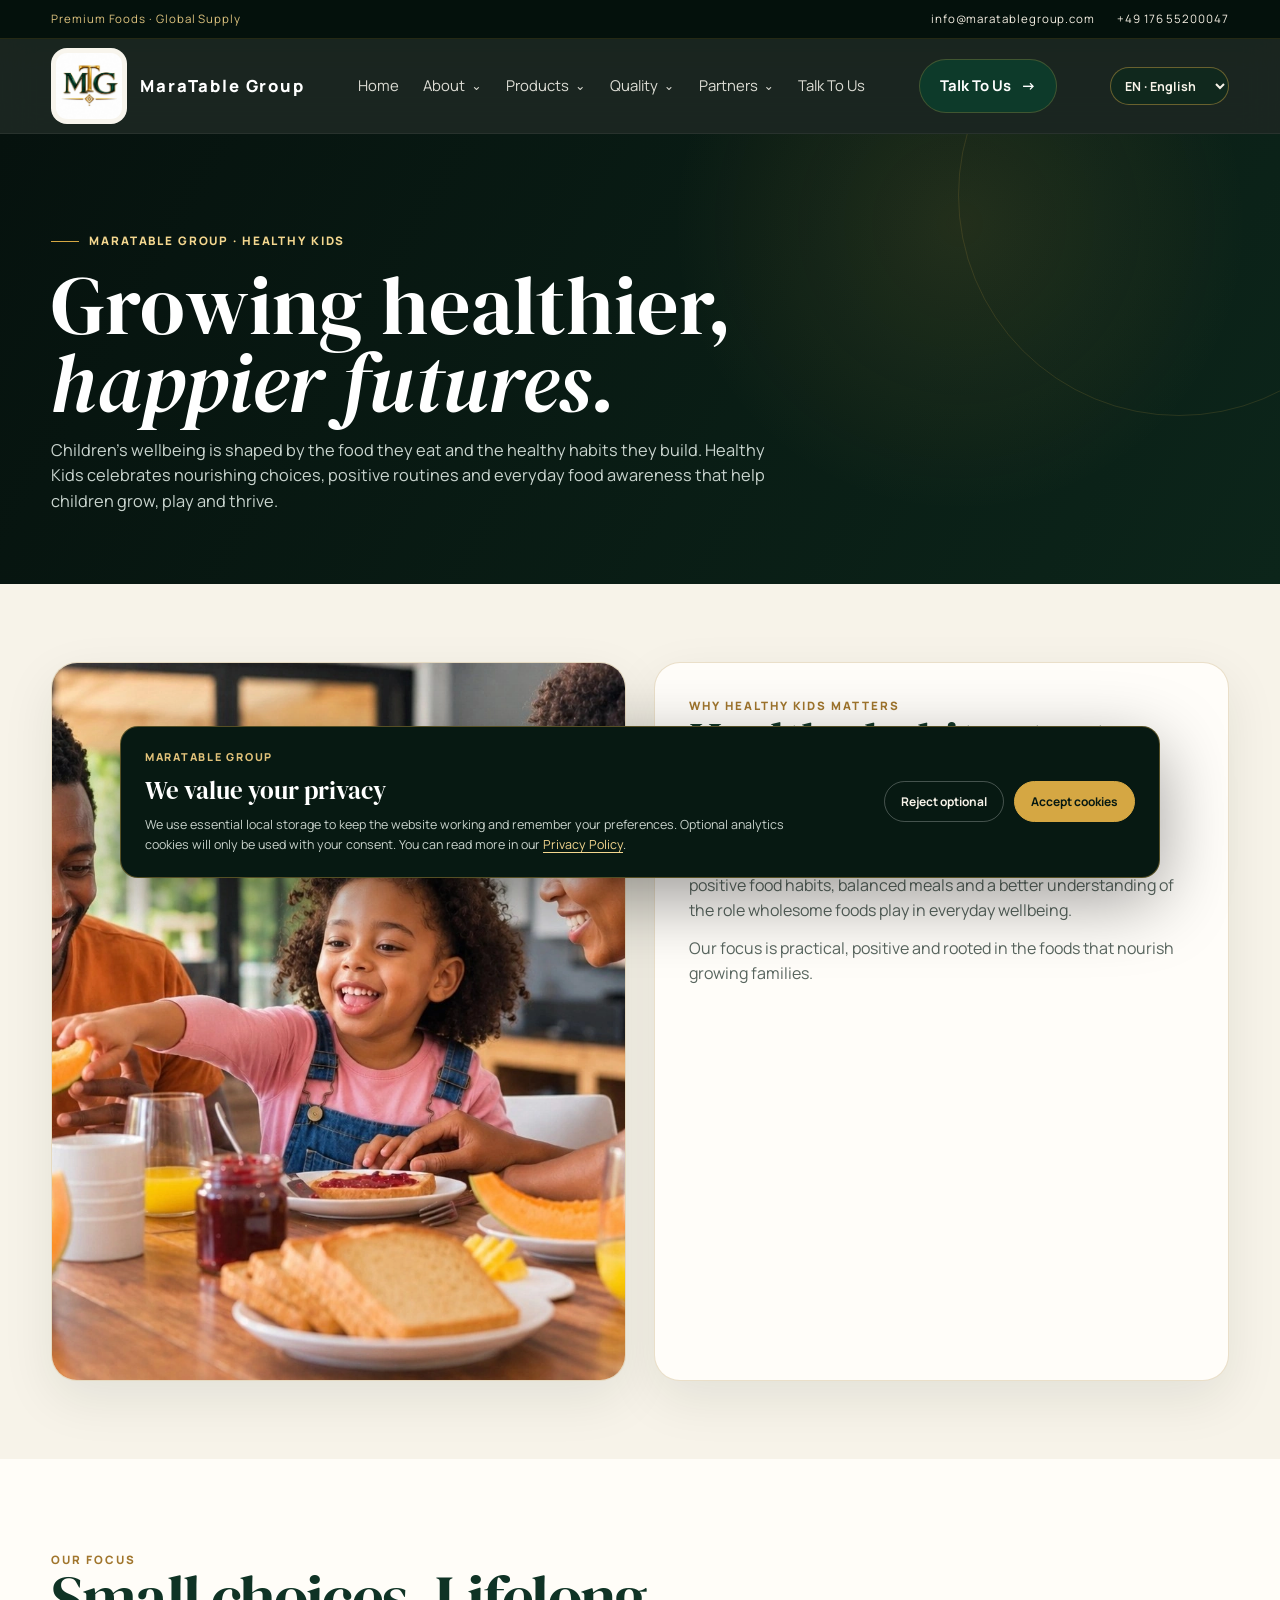
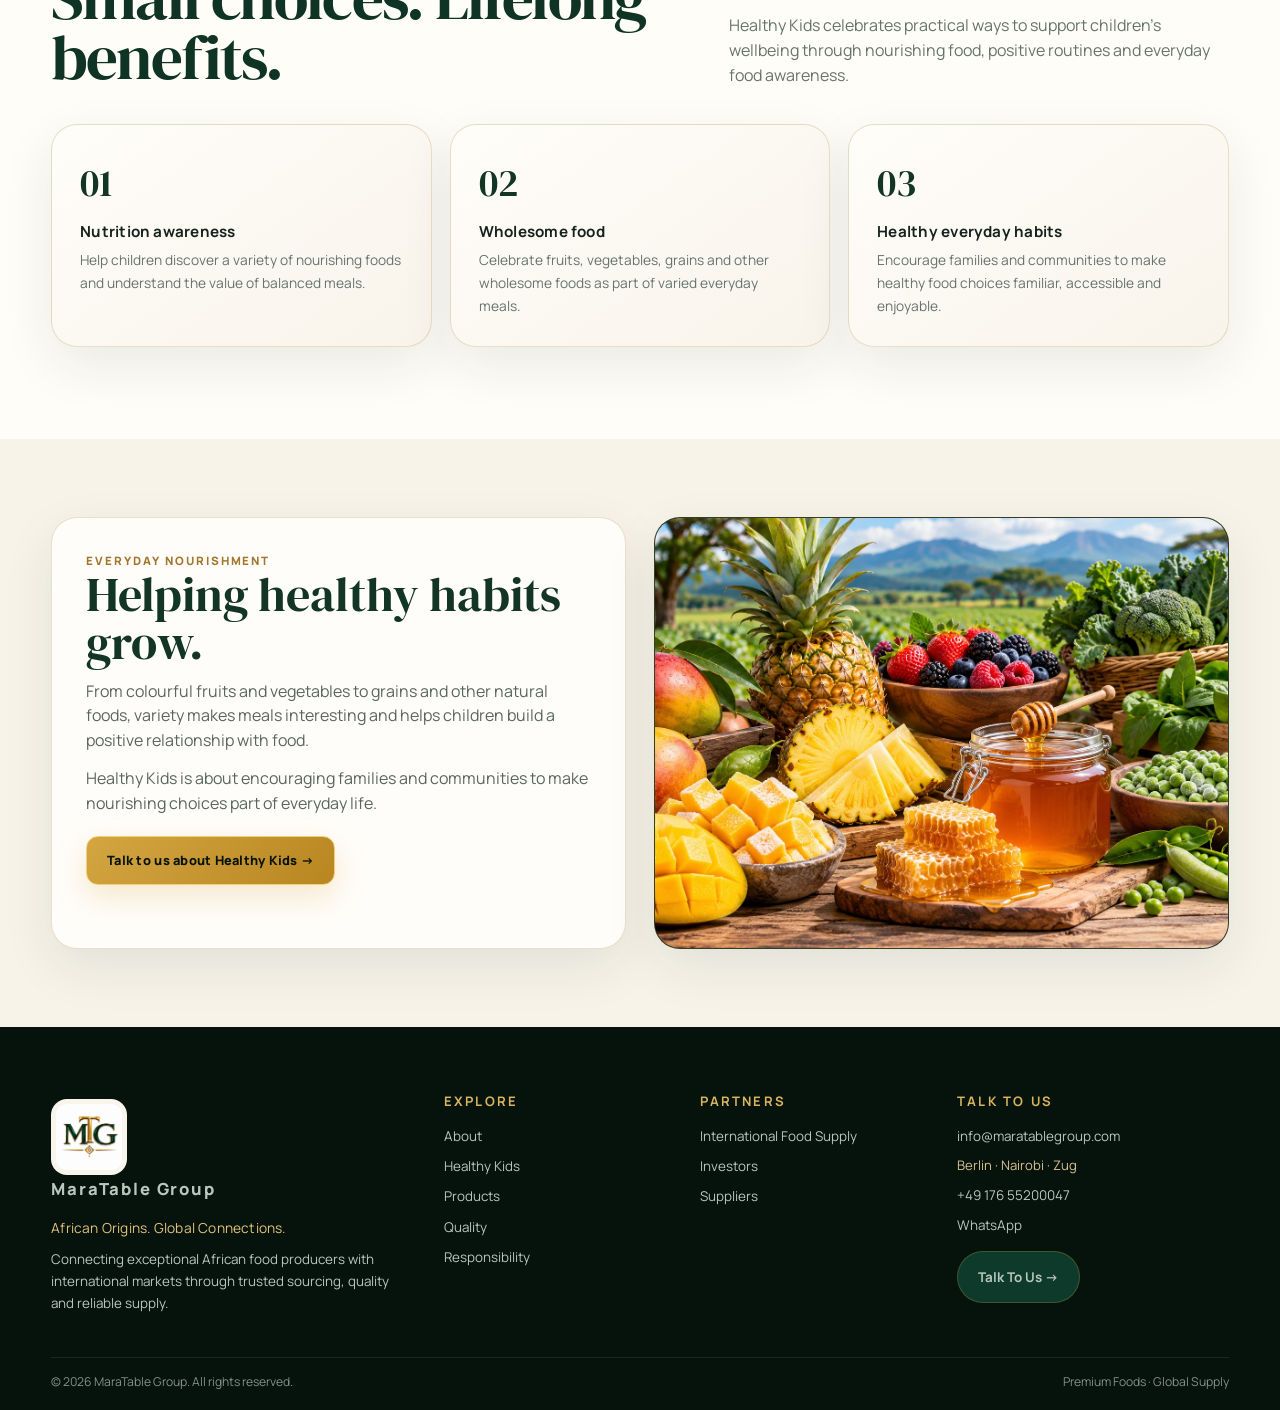
<file: healthy-kids.html>
<!doctype html>
<html lang="en">
<head>
<meta charset="utf-8"><meta name="viewport" content="width=device-width,initial-scale=1">
<title>Healthy Kids | Food &amp; Wellbeing | MaraTable Group</title>
<meta name="description" content="Healthy Kids by MaraTable Group celebrates nourishing food, positive habits and everyday wellbeing for children.">
<link rel="canonical" href="https://www.maratable.com/healthy-kids.html">
<link rel="alternate" hreflang="en" href="https://www.maratable.com/healthy-kids.html">
<link rel="alternate" hreflang="de-DE" href="https://www.maratable.com/healthy-kids.html?lang=de">
<link rel="alternate" hreflang="fr-FR" href="https://www.maratable.com/healthy-kids.html?lang=fr">
<link rel="alternate" hreflang="it-IT" href="https://www.maratable.com/healthy-kids.html?lang=it">
<link rel="alternate" hreflang="es-ES" href="https://www.maratable.com/healthy-kids.html?lang=es">
<link rel="alternate" hreflang="x-default" href="https://www.maratable.com/healthy-kids.html">
<meta property="og:locale" content="en_GB">
<meta property="og:type" content="website"><meta property="og:site_name" content="MaraTable Group">
<meta property="og:title" content="Healthy Kids | Food &amp; Wellbeing | MaraTable Group">
<meta property="og:description" content="Healthy Kids by MaraTable Group celebrates nourishing food, positive habits and everyday wellbeing for children.">
<meta property="og:url" content="https://www.maratable.com/healthy-kids.html">
<meta property="og:image" content="https://www.maratable.com/assets/healthy-kids-breakfast.webp">
<meta name="twitter:card" content="summary_large_image">
<link rel="stylesheet" href="styles.css"><meta name="theme-color" content="#06120e">
<link rel="icon" href="assets/leaf.svg"><script defer src="analytics.js"></script><script defer src="i18n-dictionary.js"></script><script defer src="i18n.js"></script>
</head>
<body>
<div class="topbar"><div class="wrap"><span>Premium Foods · Global Supply</span><div class="right"><a href="mailto:info@maratablegroup.com">info@maratablegroup.com</a><a href="tel:+4917655200047">+49 176 55200047</a></div></div></div>
<header class="nav"><div class="wrap nav-inner"><a class="brand" href="index.html" aria-label="MaraTable Group home"><img src="assets/mtg-logo.jpg" alt="MaraTable Group"><span class="name">MaraTable Group</span></a><nav class="nav-links" aria-label="Main navigation"><a data-nav="home" href="index.html">Home</a><div class="nav-item"><a data-nav="about" href="company.html" aria-haspopup="true">About <span class="nav-chevron">⌄</span></a><div class="nav-dropdown"><a href="company.html#leadership">Leadership &amp; Board</a><a href="company.html">Our Story</a><a href="responsibility.html">Responsibility</a><a href="company.html#values">Values</a></div></div><div class="nav-item"><a data-nav="products" href="products.html" aria-haspopup="true">Products <span class="nav-chevron">⌄</span></a><div class="nav-dropdown"><a href="products.html#frozen-mangoes">Frozen Foods</a><a href="products.html#frozen-mangoes">Fruits</a><a href="products.html#natural-honey">Pantry</a><a href="products.html#dried-mangoes">Snacks</a><a href="products.html#fresh-vegetables">Vegetables</a></div></div><div class="nav-item"><a data-nav="quality" href="resources.html" aria-haspopup="true">Quality <span class="nav-chevron">⌄</span></a><div class="nav-dropdown"><a href="resources.html#food-safety">Food Safety</a><a href="healthy-kids.html">Healthy Kids</a><a href="resources.html">Quality</a><a href="resources.html#traceability">Sourcing &amp; Traceability</a><a href="resources.html#storage-handling">Storage &amp; Handling</a></div></div><div class="nav-item"><a data-nav="partners" href="export.html" aria-haspopup="true">Partners <span class="nav-chevron">⌄</span></a><div class="nav-dropdown"><a href="export.html">International Food Supply</a><a href="investors.html">Investors</a><a href="suppliers.html">Suppliers</a></div></div><a data-nav="contact" href="contact.html">Talk To Us</a></nav><a class="nav-cta" href="contact.html">Talk To Us <span>→</span></a><button class="menu" data-menu aria-label="Open menu" aria-controls="mobile-navigation" aria-expanded="false">☰</button></div><div class="drawer" id="mobile-navigation" aria-label="Mobile navigation"><a href="index.html">Home</a><details><summary>About</summary><a href="company.html#leadership">Leadership &amp; Board</a><a href="company.html">Our Story</a><a href="responsibility.html">Responsibility</a><a href="company.html#values">Values</a></details><details><summary>Products</summary><a href="products.html#frozen-mangoes">Frozen Foods</a><a href="products.html#frozen-mangoes">Fruits</a><a href="products.html#natural-honey">Pantry</a><a href="products.html#dried-mangoes">Snacks</a><a href="products.html#fresh-vegetables">Vegetables</a></details><details><summary>Quality</summary><a href="resources.html#food-safety">Food Safety</a><a href="healthy-kids.html">Healthy Kids</a><a href="resources.html">Quality</a><a href="resources.html#traceability">Sourcing &amp; Traceability</a><a href="resources.html#storage-handling">Storage &amp; Handling</a></details><details><summary>Partners</summary><a href="export.html">International Food Supply</a><a href="investors.html">Investors</a><a href="suppliers.html">Suppliers</a></details><a href="contact.html">Talk To Us</a></div></header>
<main>
<section class="page-hero"><div class="wrap"><span class="eyebrow">MaraTable Group · Healthy Kids</span><h1>Growing healthier,<br><em>happier futures.</em></h1><p>Children's wellbeing is shaped by the food they eat and the healthy habits they build. Healthy Kids celebrates nourishing choices, positive routines and everyday food awareness that help children grow, play and thrive.</p></div></section>
<section class="content"><div class="wrap content-grid">
<div class="media-card kids-photo"><img src="assets/healthy-kids-breakfast.webp" alt="A family sharing a healthy breakfast together at home" loading="lazy"></div>
<div class="panel"><div class="kicker">Why Healthy Kids matters</div><h2>Healthy habits start early.</h2><p>Children benefit when nutritious choices are familiar, varied and enjoyable. Through Healthy Kids, MaraTable Group encourages positive food habits, balanced meals and a better understanding of the role wholesome foods play in everyday wellbeing.</p><p>Our focus is practical, positive and rooted in the foods that nourish growing families.</p></div>
</div></section>
<section class="section light"><div class="wrap">
<div class="section-head"><div><div class="kicker">Our focus</div><h2>Small choices. Lifelong benefits.</h2></div><p>Healthy Kids celebrates practical ways to support children's wellbeing through nourishing food, positive routines and everyday food awareness.</p></div>
<div class="grid-3">
<div class="stat-card"><div class="big">01</div><b>Nutrition awareness</b><p>Help children discover a variety of nourishing foods and understand the value of balanced meals.</p></div>
<div class="stat-card"><div class="big">02</div><b>Wholesome food</b><p>Celebrate fruits, vegetables, grains and other wholesome foods as part of varied everyday meals.</p></div>
<div class="stat-card"><div class="big">03</div><b>Healthy everyday habits</b><p>Encourage families and communities to make healthy food choices familiar, accessible and enjoyable.</p></div>
</div></div></section>
<section class="content"><div class="wrap content-grid">
<div class="panel"><div class="kicker">Everyday nourishment</div><h2>Helping healthy habits grow.</h2><p>From colourful fruits and vegetables to grains and other natural foods, variety makes meals interesting and helps children build a positive relationship with food.</p><p>Healthy Kids is about encouraging families and communities to make nourishing choices part of everyday life.</p><a class="btn primary" href="contact.html" style="margin-top:20px">Talk to us about Healthy Kids →</a></div>
<div class="media-card"><img src="assets/hero-farm-harvest.webp" alt="Fresh produce from African farms, from harvest to table" loading="lazy"></div>
</div></section>
</main>
<footer class="footer"><div class="wrap footer-grid"><div class="footer-brand-col"><a class="brand footer-brand" href="index.html"><img src="assets/mtg-logo.jpg" alt="MaraTable Group"><span class="name">MaraTable Group</span></a><p class="footer-tagline">African Origins. Global Connections.</p><p class="footer-description">Connecting exceptional African food producers with international markets through trusted sourcing, quality and reliable supply.</p></div><div><h4>Explore</h4><a href="company.html">About</a><a href="healthy-kids.html">Healthy Kids</a><a href="products.html">Products</a><a href="resources.html">Quality</a><a href="responsibility.html">Responsibility</a></div><div><h4>Partners</h4><a href="export.html">International Food Supply</a><a href="investors.html">Investors</a><a href="suppliers.html">Suppliers</a></div><div><h4>Talk To Us</h4><a href="mailto:info@maratablegroup.com">info@maratablegroup.com</a><span class="footer-locations">Berlin · Nairobi · Zug</span><a href="tel:+4917655200047">+49 176 55200047</a><a href="https://wa.me/4917655200047?text=Hello%20MaraTable%20Group%2C%20I%20would%20like%20to%20make%20an%20enquiry." target="_blank" rel="noopener noreferrer">WhatsApp</a><a class="nav-cta" style="margin-top:15px;width:max-content" href="contact.html">Talk To Us →</a></div></div><div class="wrap footer-bottom"><span>© <span data-year></span> MaraTable Group. All rights reserved.</span><span>Premium Foods · Global Supply</span></div></footer>
<script src="script.js"></script></body></html>
</file>
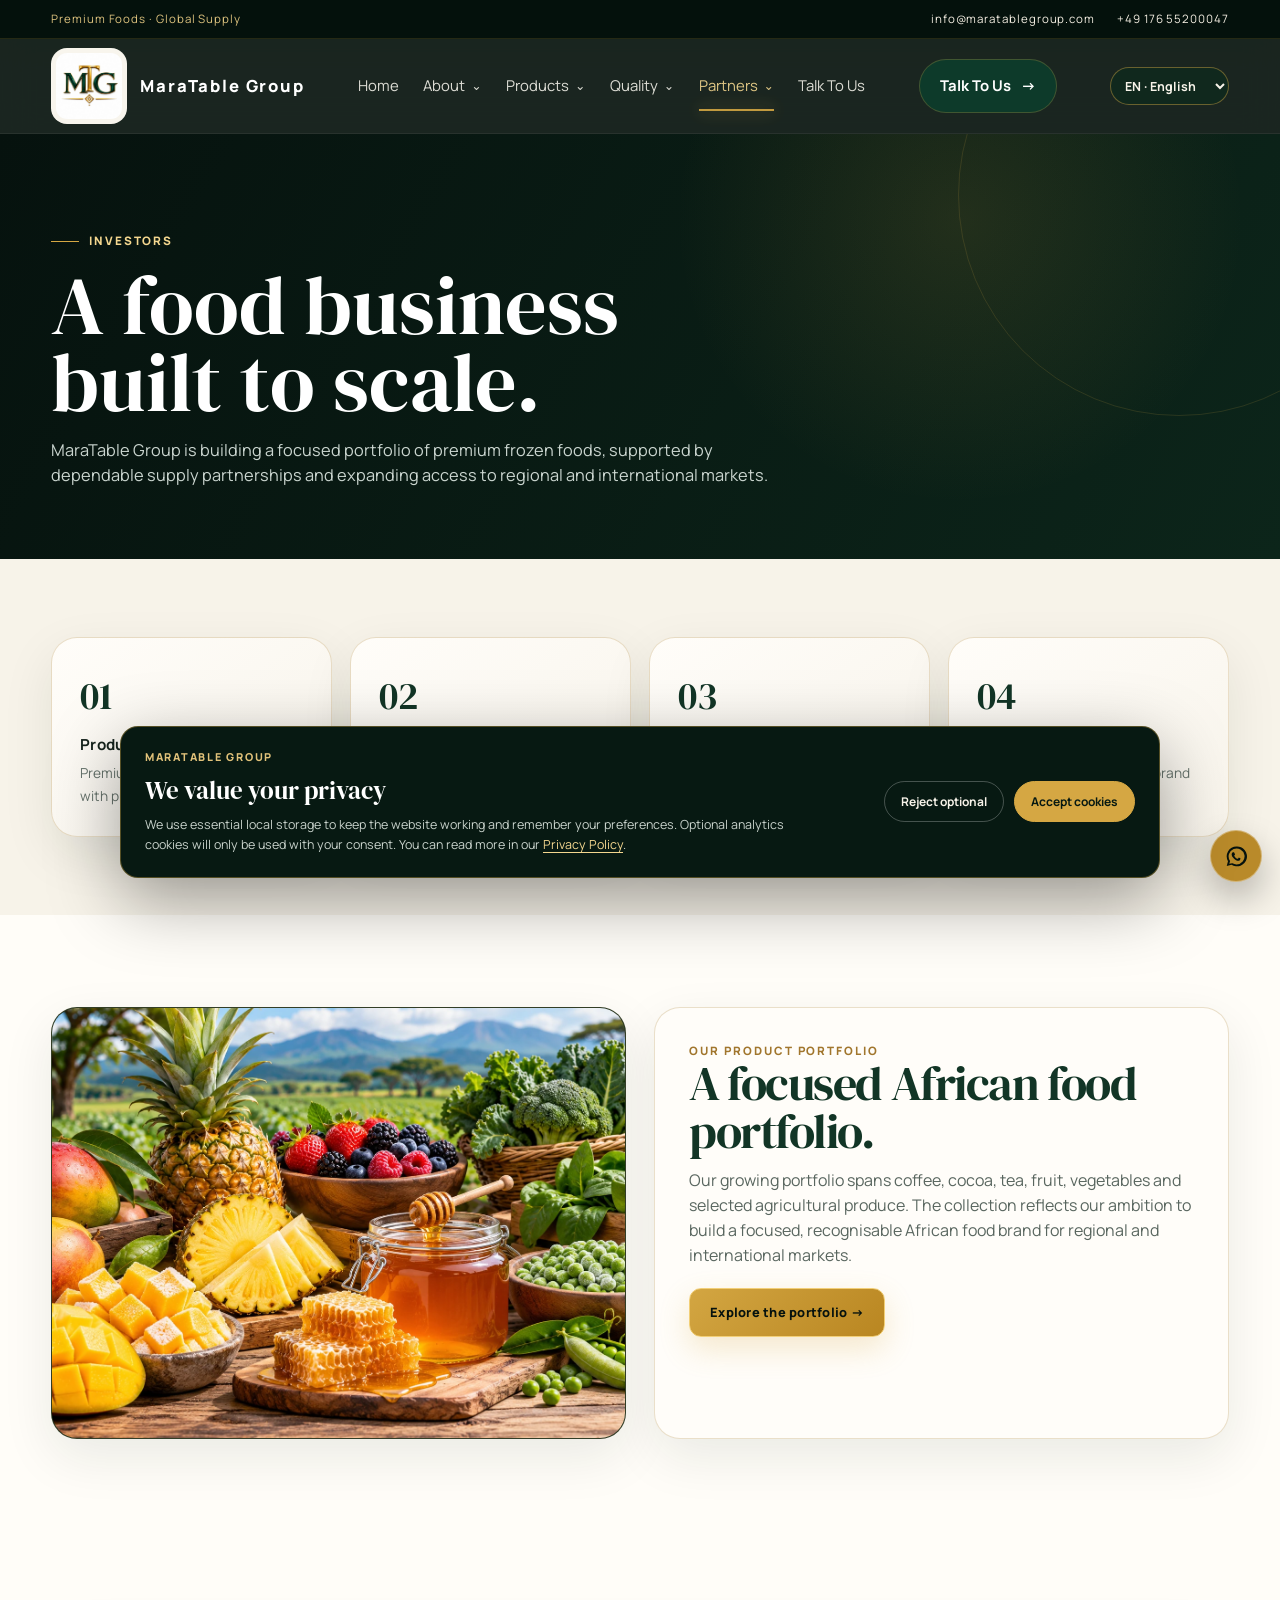
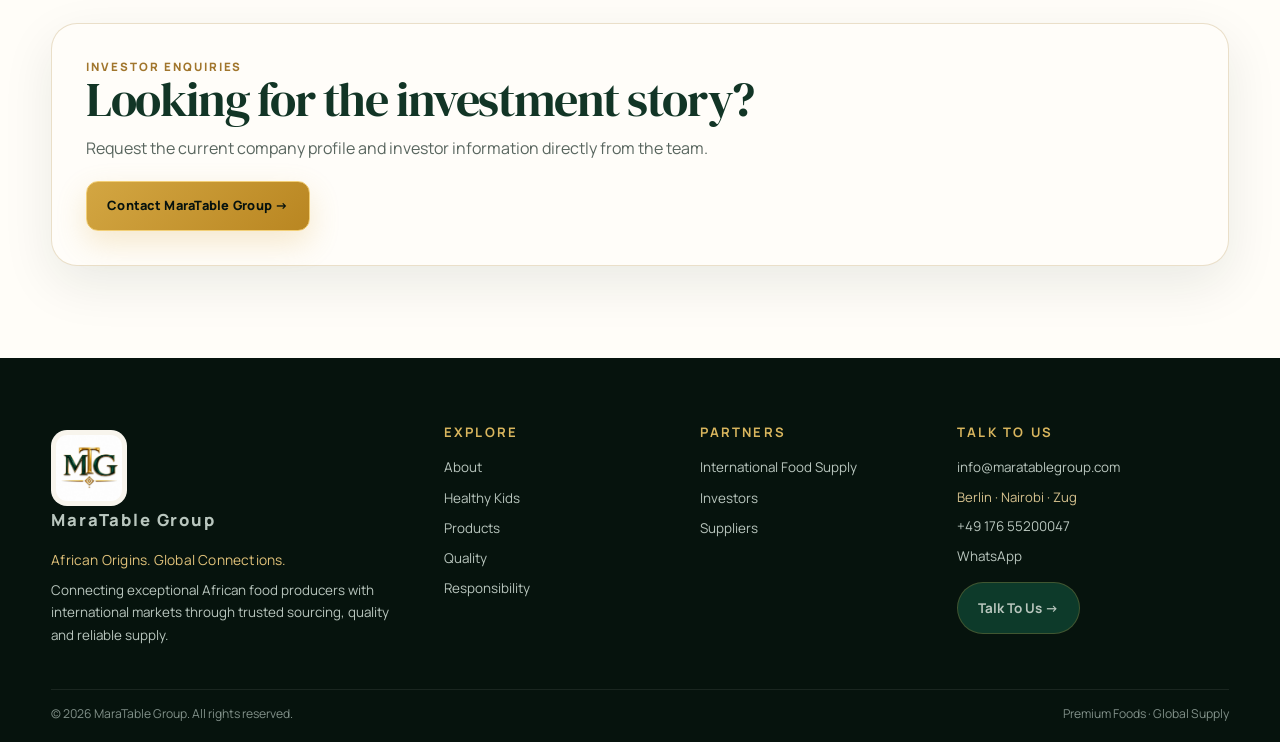
<file: investors.html>
<!doctype html><html lang="en"><head><meta charset="utf-8"><meta name="viewport" content="width=device-width,initial-scale=1"><title>MaraTable Group | Investor Information &amp; Enquiries</title><meta name="description" content="Contact MaraTable Group for company information and investment enquiries relating to its premium frozen food and natural products portfolio.">
<link rel="canonical" href="https://www.maratable.com/investors.html">
<link rel="alternate" hreflang="en" href="https://www.maratable.com/investors.html">
<link rel="alternate" hreflang="de-DE" href="https://www.maratable.com/investors.html?lang=de">
<link rel="alternate" hreflang="fr-FR" href="https://www.maratable.com/investors.html?lang=fr">
<link rel="alternate" hreflang="it-IT" href="https://www.maratable.com/investors.html?lang=it">
<link rel="alternate" hreflang="es-ES" href="https://www.maratable.com/investors.html?lang=es">
<link rel="alternate" hreflang="x-default" href="https://www.maratable.com/investors.html">
<meta property="og:locale" content="en_GB">
<meta property="og:type" content="website">
<meta property="og:site_name" content="MaraTable Group">
<meta property="og:title" content="MaraTable Group | Investor Information &amp; Enquiries">
<meta property="og:description" content="Contact MaraTable Group for company information and investment enquiries relating to its premium frozen food and natural products portfolio.">
<meta property="og:url" content="https://www.maratable.com/investors.html">
<meta property="og:image" content="https://www.maratable.com/assets/hero-farm-harvest.webp">
<meta property="og:image:alt" content="MaraTable Group fresh produce and agricultural harvest">
<meta name="twitter:card" content="summary_large_image">
<meta name="twitter:title" content="MaraTable Group | Investor Information &amp; Enquiries">
<meta name="twitter:description" content="Contact MaraTable Group for company information and investment enquiries relating to its premium frozen food and natural products portfolio.">
<meta name="twitter:image" content="https://www.maratable.com/assets/hero-farm-harvest.webp">
<meta name="keywords" content="MaraTable Group investor enquiries, food business investment, frozen food market, African food business">
<link rel="stylesheet" href="styles.css"><meta name="theme-color" content="#06120e"><link rel="icon" href="assets/leaf.svg"><script defer src="analytics.js"></script><script defer src="i18n-dictionary.js"></script><script defer src="i18n.js"></script></head><body><div class="topbar"><div class="wrap"><span>Premium Foods · Global Supply</span><div class="right"><a href="mailto:info@maratablegroup.com">info@maratablegroup.com</a><a href="tel:+4917655200047">+49 176 55200047</a></div></div></div>
<header class="nav"><div class="wrap nav-inner"><a class="brand" href="index.html" aria-label="MaraTable Group home"><img src="assets/mtg-logo.jpg" alt="MaraTable Group"><span class="name">MaraTable Group</span></a><nav class="nav-links" aria-label="Main navigation"><a data-nav="home" href="index.html">Home</a><div class="nav-item"><a data-nav="about" href="company.html" aria-haspopup="true">About <span class="nav-chevron">⌄</span></a><div class="nav-dropdown"><a href="company.html#leadership">Leadership &amp; Board</a><a href="company.html">Our Story</a><a href="responsibility.html">Responsibility</a><a href="company.html#values">Values</a></div></div><div class="nav-item"><a data-nav="products" href="products.html" aria-haspopup="true">Products <span class="nav-chevron">⌄</span></a><div class="nav-dropdown"><a href="products.html#frozen-mangoes">Frozen Foods</a><a href="products.html#frozen-mangoes">Fruits</a><a href="products.html#natural-honey">Pantry</a><a href="products.html#dried-mangoes">Snacks</a><a href="products.html#fresh-vegetables">Vegetables</a></div></div><div class="nav-item"><a data-nav="quality" href="resources.html" aria-haspopup="true">Quality <span class="nav-chevron">⌄</span></a><div class="nav-dropdown"><a href="resources.html#food-safety">Food Safety</a><a href="healthy-kids.html">Healthy Kids</a><a href="resources.html">Quality</a><a href="resources.html#traceability">Sourcing &amp; Traceability</a><a href="resources.html#storage-handling">Storage &amp; Handling</a></div></div><div class="nav-item"><a data-nav="partners" href="export.html" aria-haspopup="true">Partners <span class="nav-chevron">⌄</span></a><div class="nav-dropdown"><a href="export.html">International Food Supply</a><a href="investors.html">Investors</a><a href="suppliers.html">Suppliers</a></div></div><a data-nav="contact" href="contact.html">Talk To Us</a></nav><a class="nav-cta" href="contact.html">Talk To Us <span>→</span></a><button class="menu" data-menu aria-label="Open menu" aria-controls="mobile-navigation" aria-expanded="false">☰</button></div><div class="drawer" id="mobile-navigation" aria-label="Mobile navigation"><a href="index.html">Home</a><details><summary>About</summary><a href="company.html#leadership">Leadership &amp; Board</a><a href="company.html">Our Story</a><a href="responsibility.html">Responsibility</a><a href="company.html#values">Values</a></details><details><summary>Products</summary><a href="products.html#frozen-mangoes">Frozen Foods</a><a href="products.html#frozen-mangoes">Fruits</a><a href="products.html#natural-honey">Pantry</a><a href="products.html#dried-mangoes">Snacks</a><a href="products.html#fresh-vegetables">Vegetables</a></details><details><summary>Quality</summary><a href="resources.html#food-safety">Food Safety</a><a href="healthy-kids.html">Healthy Kids</a><a href="resources.html">Quality</a><a href="resources.html#traceability">Sourcing &amp; Traceability</a><a href="resources.html#storage-handling">Storage &amp; Handling</a></details><details><summary>Partners</summary><a href="export.html">International Food Supply</a><a href="investors.html">Investors</a><a href="suppliers.html">Suppliers</a></details><a href="contact.html">Talk To Us</a></div></header>

<main>
<section class="page-hero"><div class="wrap"><span class="eyebrow">Investors</span><h1>A food business<br>built to scale.</h1><p>MaraTable Group is building a focused portfolio of premium frozen foods, supported by dependable supply partnerships and expanding access to regional and international markets.</p></div></section>
<section class="content"><div class="wrap"><div class="grid-4"><div class="stat-card"><div class="big">01</div><b>Product</b><p>Premium frozen food categories with practical demand.</p></div><div class="stat-card"><div class="big">02</div><b>Market</b><p>Regional markets and international supply opportunities.</p></div><div class="stat-card"><div class="big">03</div><b>Network</b><p>Growers, suppliers and commercial partners.</p></div><div class="stat-card"><div class="big">04</div><b>Vision</b><p>Build a trusted African food brand with global potential.</p></div></div></div></section>

<section class="section light">
  <div class="wrap content-grid">
    <div class="media-card"><img src="assets/hero-farm-harvest.webp" alt="African food production and fresh farm produce" loading="lazy"></div>
    <div class="panel"><div class="kicker">Our product portfolio</div><h2>A focused African food portfolio.</h2><p>Our growing portfolio spans coffee, cocoa, tea, fruit, vegetables and selected agricultural produce. The collection reflects our ambition to build a focused, recognisable African food brand for regional and international markets.</p><a class="btn primary" href="products.html" style="margin-top:20px">Explore the portfolio →</a></div>
  </div>
</section>

<section class="section light"><div class="wrap"><div class="panel"><div class="kicker">Investor enquiries</div><h2>Looking for the investment story?</h2><p>Request the current company profile and investor information directly from the team.</p><a class="btn primary" href="contact.html" style="margin-top:20px">Contact MaraTable Group →</a></div></div></section>
</main>
<footer class="footer"><div class="wrap footer-grid"><div class="footer-brand-col"><a class="brand footer-brand" href="index.html"><img src="assets/mtg-logo.jpg" alt="MaraTable Group"><span class="name">MaraTable Group</span></a><p class="footer-tagline">African Origins. Global Connections.</p><p class="footer-description">Connecting exceptional African food producers with international markets through trusted sourcing, quality and reliable supply.</p></div><div><h4>Explore</h4><a href="company.html">About</a><a href="healthy-kids.html">Healthy Kids</a><a href="products.html">Products</a><a href="resources.html">Quality</a><a href="responsibility.html">Responsibility</a></div><div><h4>Partners</h4><a href="export.html">International Food Supply</a><a href="investors.html">Investors</a><a href="suppliers.html">Suppliers</a></div><div><h4>Talk To Us</h4><a href="mailto:info@maratablegroup.com">info@maratablegroup.com</a><span class="footer-locations">Berlin · Nairobi · Zug</span><a href="tel:+4917655200047">+49 176 55200047</a><a href="https://wa.me/4917655200047?text=Hello%20MaraTable%20Group%2C%20I%20would%20like%20to%20make%20an%20enquiry." target="_blank" rel="noopener noreferrer">WhatsApp</a><a class="nav-cta" style="margin-top:15px;width:max-content" href="contact.html">Talk To Us →</a></div></div><div class="wrap footer-bottom"><span>© <span data-year></span> MaraTable Group. All rights reserved.</span><span>Premium Foods · Global Supply</span></div></footer>
<a class="float-wa" href="https://wa.me/4917655200047?text=Hello%20MaraTable%20Group%2C%20I%20would%20like%20to%20make%20an%20enquiry." target="_blank" rel="noopener noreferrer" aria-label="WhatsApp"><svg viewBox="0 0 32 32" width="25" height="25" aria-hidden="true" focusable="false"><path fill="currentColor" d="M16 3.2A12.6 12.6 0 0 0 5.1 22.1L3.5 28l6.1-1.6A12.7 12.7 0 1 0 16 3.2Zm0 22.9a10.2 10.2 0 0 1-5.2-1.4l-.4-.2-3.6.9 1-3.5-.2-.4A10.2 10.2 0 1 1 16 26.1Zm5.6-7.6c-.3-.2-1.8-.9-2.1-1s-.5-.2-.7.2-.8 1-.9 1.2-.3.2-.6.1a8.4 8.4 0 0 1-2.5-1.5 9.3 9.3 0 0 1-1.7-2.1c-.2-.3 0-.5.1-.6l.5-.6c.2-.2.2-.3.3-.5s0-.4 0-.5-.7-1.7-1-2.3c-.2-.5-.5-.4-.7-.4h-.6c-.2 0-.5.1-.8.4s-1.1 1.1-1.1 2.6 1.1 3 1.2 3.2a11.4 11.4 0 0 0 4.4 4c.6.3 1.1.5 1.5.6.6.2 1.2.2 1.7.1.5-.1 1.8-.7 2-1.4.3-.7.3-1.3.2-1.4s-.2-.2-.5-.4Z"/></svg></a>
<script src="script.js"></script></body></html>
</file>
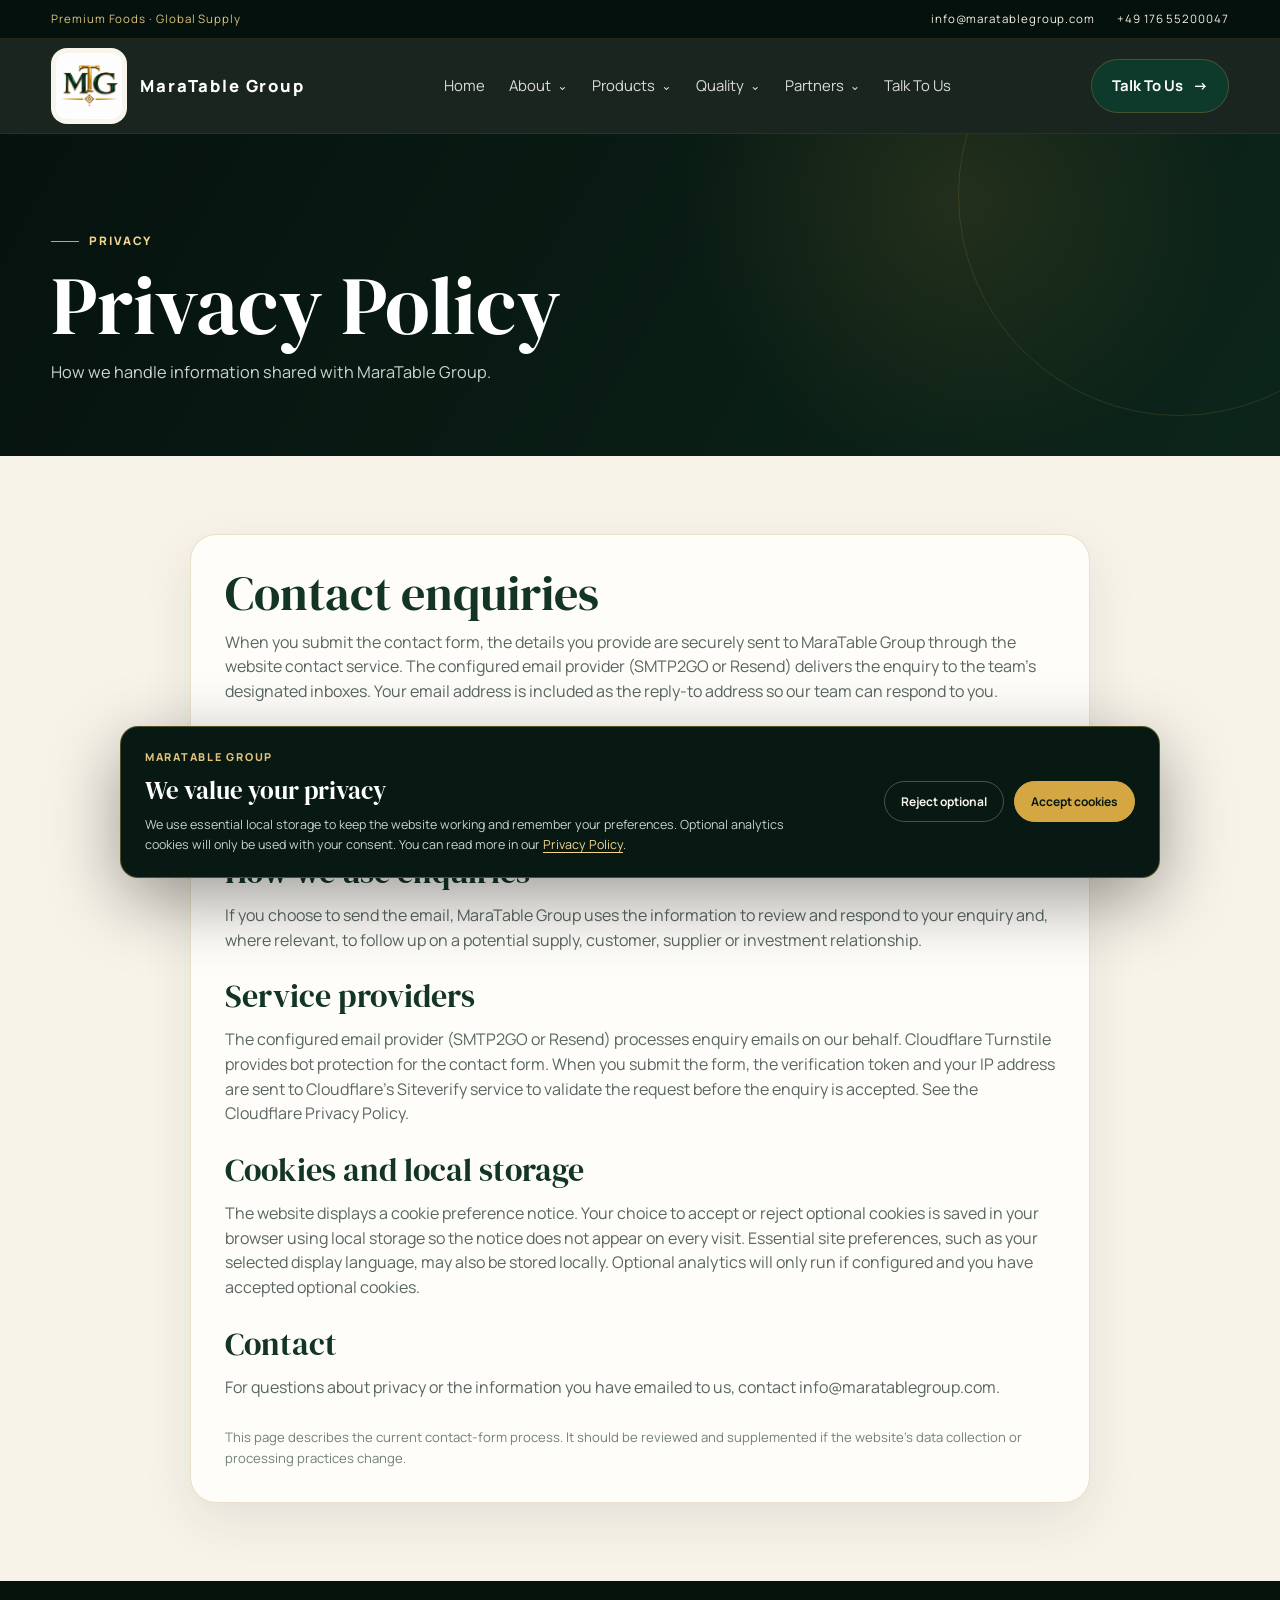
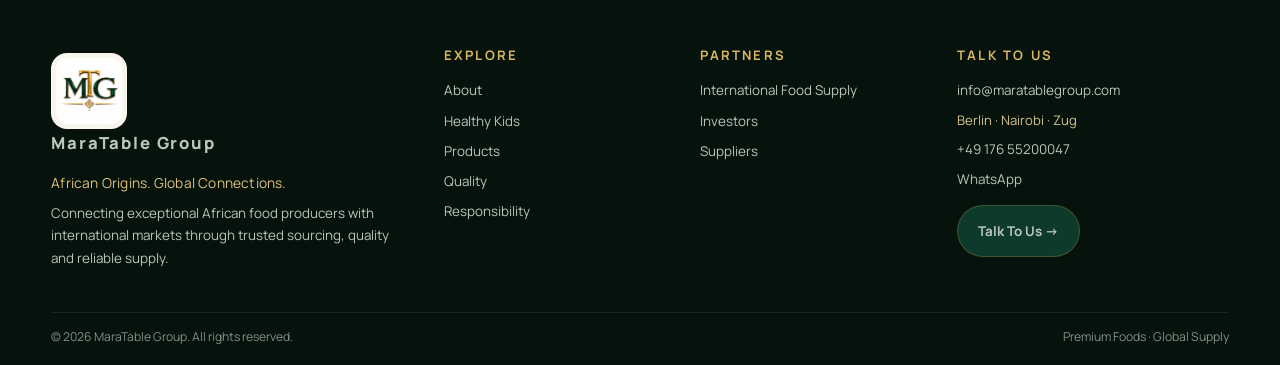
<file: privacy.html>
<!doctype html><html lang="en"><head><meta charset="utf-8"><meta name="viewport" content="width=device-width,initial-scale=1"><title>Privacy Policy | MaraTable Group</title><meta name="description" content="How MaraTable Group handles contact enquiries, spam protection and cookie preferences."><link rel="canonical" href="https://www.maratable.com/privacy.html">
<link rel="alternate" hreflang="en" href="https://www.maratable.com/privacy.html">
<link rel="alternate" hreflang="de-DE" href="https://www.maratable.com/privacy.html?lang=de">
<link rel="alternate" hreflang="fr-FR" href="https://www.maratable.com/privacy.html?lang=fr">
<link rel="alternate" hreflang="it-IT" href="https://www.maratable.com/privacy.html?lang=it">
<link rel="alternate" hreflang="es-ES" href="https://www.maratable.com/privacy.html?lang=es">
<link rel="alternate" hreflang="x-default" href="https://www.maratable.com/privacy.html">
<meta property="og:locale" content="en_GB"><link rel="stylesheet" href="styles.css"><meta name="theme-color" content="#06120e"><link rel="icon" href="assets/leaf.svg"><script defer src="analytics.js"></script></head><body><div class="topbar"><div class="wrap"><span>Premium Foods · Global Supply</span><div class="right"><a href="mailto:info@maratablegroup.com">info@maratablegroup.com</a><a href="tel:+4917655200047">+49 176 55200047</a></div></div></div><header class="nav"><div class="wrap nav-inner"><a class="brand" href="index.html" aria-label="MaraTable Group home"><img src="assets/mtg-logo.jpg" alt="MaraTable Group"><span class="name">MaraTable Group</span></a><nav class="nav-links" aria-label="Main navigation"><a data-nav="home" href="index.html">Home</a><div class="nav-item"><a data-nav="about" href="company.html" aria-haspopup="true">About <span class="nav-chevron">⌄</span></a><div class="nav-dropdown"><a href="company.html#leadership">Leadership &amp; Board</a><a href="company.html">Our Story</a><a href="responsibility.html">Responsibility</a><a href="company.html#values">Values</a></div></div><div class="nav-item"><a data-nav="products" href="products.html" aria-haspopup="true">Products <span class="nav-chevron">⌄</span></a><div class="nav-dropdown"><a href="products.html#frozen-mangoes">Frozen Foods</a><a href="products.html#frozen-mangoes">Fruits</a><a href="products.html#natural-honey">Pantry</a><a href="products.html#dried-mangoes">Snacks</a><a href="products.html#fresh-vegetables">Vegetables</a></div></div><div class="nav-item"><a data-nav="quality" href="resources.html" aria-haspopup="true">Quality <span class="nav-chevron">⌄</span></a><div class="nav-dropdown"><a href="resources.html#food-safety">Food Safety</a><a href="healthy-kids.html">Healthy Kids</a><a href="resources.html">Quality</a><a href="resources.html#traceability">Sourcing &amp; Traceability</a><a href="resources.html#storage-handling">Storage &amp; Handling</a></div></div><div class="nav-item"><a data-nav="partners" href="export.html" aria-haspopup="true">Partners <span class="nav-chevron">⌄</span></a><div class="nav-dropdown"><a href="export.html">International Food Supply</a><a href="investors.html">Investors</a><a href="suppliers.html">Suppliers</a></div></div><a data-nav="contact" href="contact.html">Talk To Us</a></nav><a class="nav-cta" href="contact.html">Talk To Us <span>→</span></a><button class="menu" data-menu aria-label="Open menu" aria-controls="mobile-navigation" aria-expanded="false">☰</button></div><div class="drawer" id="mobile-navigation" aria-label="Mobile navigation"><a href="index.html">Home</a><details><summary>About</summary><a href="company.html#leadership">Leadership &amp; Board</a><a href="company.html">Our Story</a><a href="responsibility.html">Responsibility</a><a href="company.html#values">Values</a></details><details><summary>Products</summary><a href="products.html#frozen-mangoes">Frozen Foods</a><a href="products.html#frozen-mangoes">Fruits</a><a href="products.html#natural-honey">Pantry</a><a href="products.html#dried-mangoes">Snacks</a><a href="products.html#fresh-vegetables">Vegetables</a></details><details><summary>Quality</summary><a href="resources.html#food-safety">Food Safety</a><a href="healthy-kids.html">Healthy Kids</a><a href="resources.html">Quality</a><a href="resources.html#traceability">Sourcing &amp; Traceability</a><a href="resources.html#storage-handling">Storage &amp; Handling</a></details><details><summary>Partners</summary><a href="export.html">International Food Supply</a><a href="investors.html">Investors</a><a href="suppliers.html">Suppliers</a></details><a href="contact.html">Talk To Us</a></div></header><main><section class="page-hero"><div class="wrap"><span class="eyebrow">Privacy</span><h1>Privacy Policy</h1><p>How we handle information shared with MaraTable Group.</p></div></section><section class="content"><div class="wrap"><article class="panel" style="max-width:900px;margin:0 auto"><h2>Contact enquiries</h2><p>When you submit the contact form, the details you provide are securely sent to MaraTable Group through the website contact service. The configured email provider (SMTP2GO or Resend) delivers the enquiry to the team’s designated inboxes. Your email address is included as the reply-to address so our team can respond to you.</p><h3 style="margin-top:28px">Information you provide</h3><p>The prepared email may include your name, email address, company (if provided), enquiry type and message. Please do not include sensitive personal information or information you are not authorised to share.</p><h3 style="margin-top:28px">How we use enquiries</h3><p>If you choose to send the email, MaraTable Group uses the information to review and respond to your enquiry and, where relevant, to follow up on a potential supply, customer, supplier or investment relationship.</p><h3 style="margin-top:28px">Service providers</h3><p>The configured email provider (SMTP2GO or Resend) processes enquiry emails on our behalf. Cloudflare Turnstile provides bot protection for the contact form. When you submit the form, the verification token and your IP address are sent to Cloudflare’s Siteverify service to validate the request before the enquiry is accepted. See the <a href="https://www.cloudflare.com/privacypolicy/" target="_blank" rel="noopener noreferrer">Cloudflare Privacy Policy</a>.</p><h3 style="margin-top:28px">Cookies and local storage</h3><p>The website displays a cookie preference notice. Your choice to accept or reject optional cookies is saved in your browser using local storage so the notice does not appear on every visit. Essential site preferences, such as your selected display language, may also be stored locally. Optional analytics will only run if configured and you have accepted optional cookies.</p><h3 style="margin-top:28px">Contact</h3><p>For questions about privacy or the information you have emailed to us, contact <a href="mailto:info@maratablegroup.com">info@maratablegroup.com</a>.</p><p style="margin-top:28px;color:#718078;font-size:.82rem">This page describes the current contact-form process. It should be reviewed and supplemented if the website’s data collection or processing practices change.</p></article></div></section></main><footer class="footer"><div class="wrap footer-grid"><div class="footer-brand-col"><a class="brand footer-brand" href="index.html"><img src="assets/mtg-logo.jpg" alt="MaraTable Group"><span class="name">MaraTable Group</span></a><p class="footer-tagline">African Origins. Global Connections.</p><p class="footer-description">Connecting exceptional African food producers with international markets through trusted sourcing, quality and reliable supply.</p></div><div><h4>Explore</h4><a href="company.html">About</a><a href="healthy-kids.html">Healthy Kids</a><a href="products.html">Products</a><a href="resources.html">Quality</a><a href="responsibility.html">Responsibility</a></div><div><h4>Partners</h4><a href="export.html">International Food Supply</a><a href="investors.html">Investors</a><a href="suppliers.html">Suppliers</a></div><div><h4>Talk To Us</h4><a href="mailto:info@maratablegroup.com">info@maratablegroup.com</a><span class="footer-locations">Berlin · Nairobi · Zug</span><a href="tel:+4917655200047">+49 176 55200047</a><a href="https://wa.me/4917655200047?text=Hello%20MaraTable%20Group%2C%20I%20would%20like%20to%20make%20an%20enquiry." target="_blank" rel="noopener noreferrer">WhatsApp</a><a class="nav-cta" style="margin-top:15px;width:max-content" href="contact.html">Talk To Us →</a></div></div><div class="wrap footer-bottom"><span>© <span data-year></span> MaraTable Group. All rights reserved.</span><span>Premium Foods · Global Supply</span></div></footer><script src="script.js"></script></body></html>
</file>
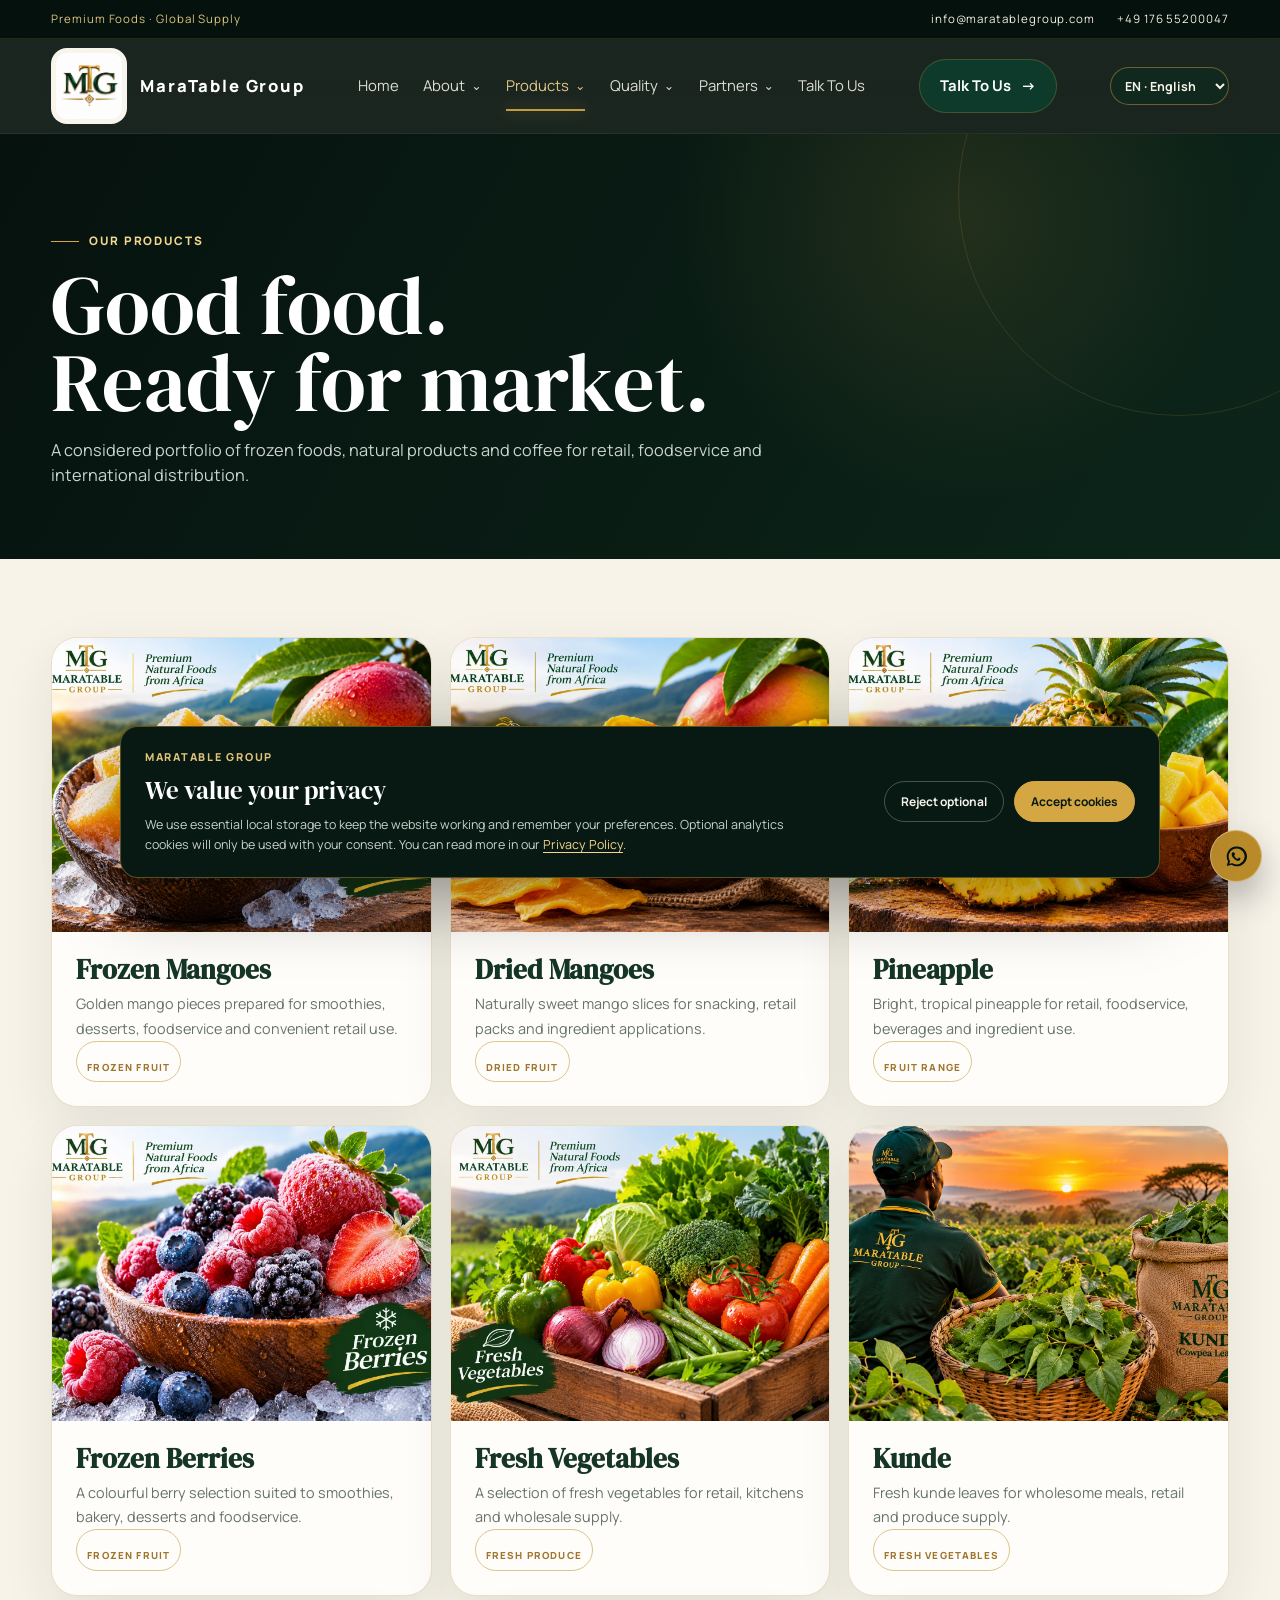
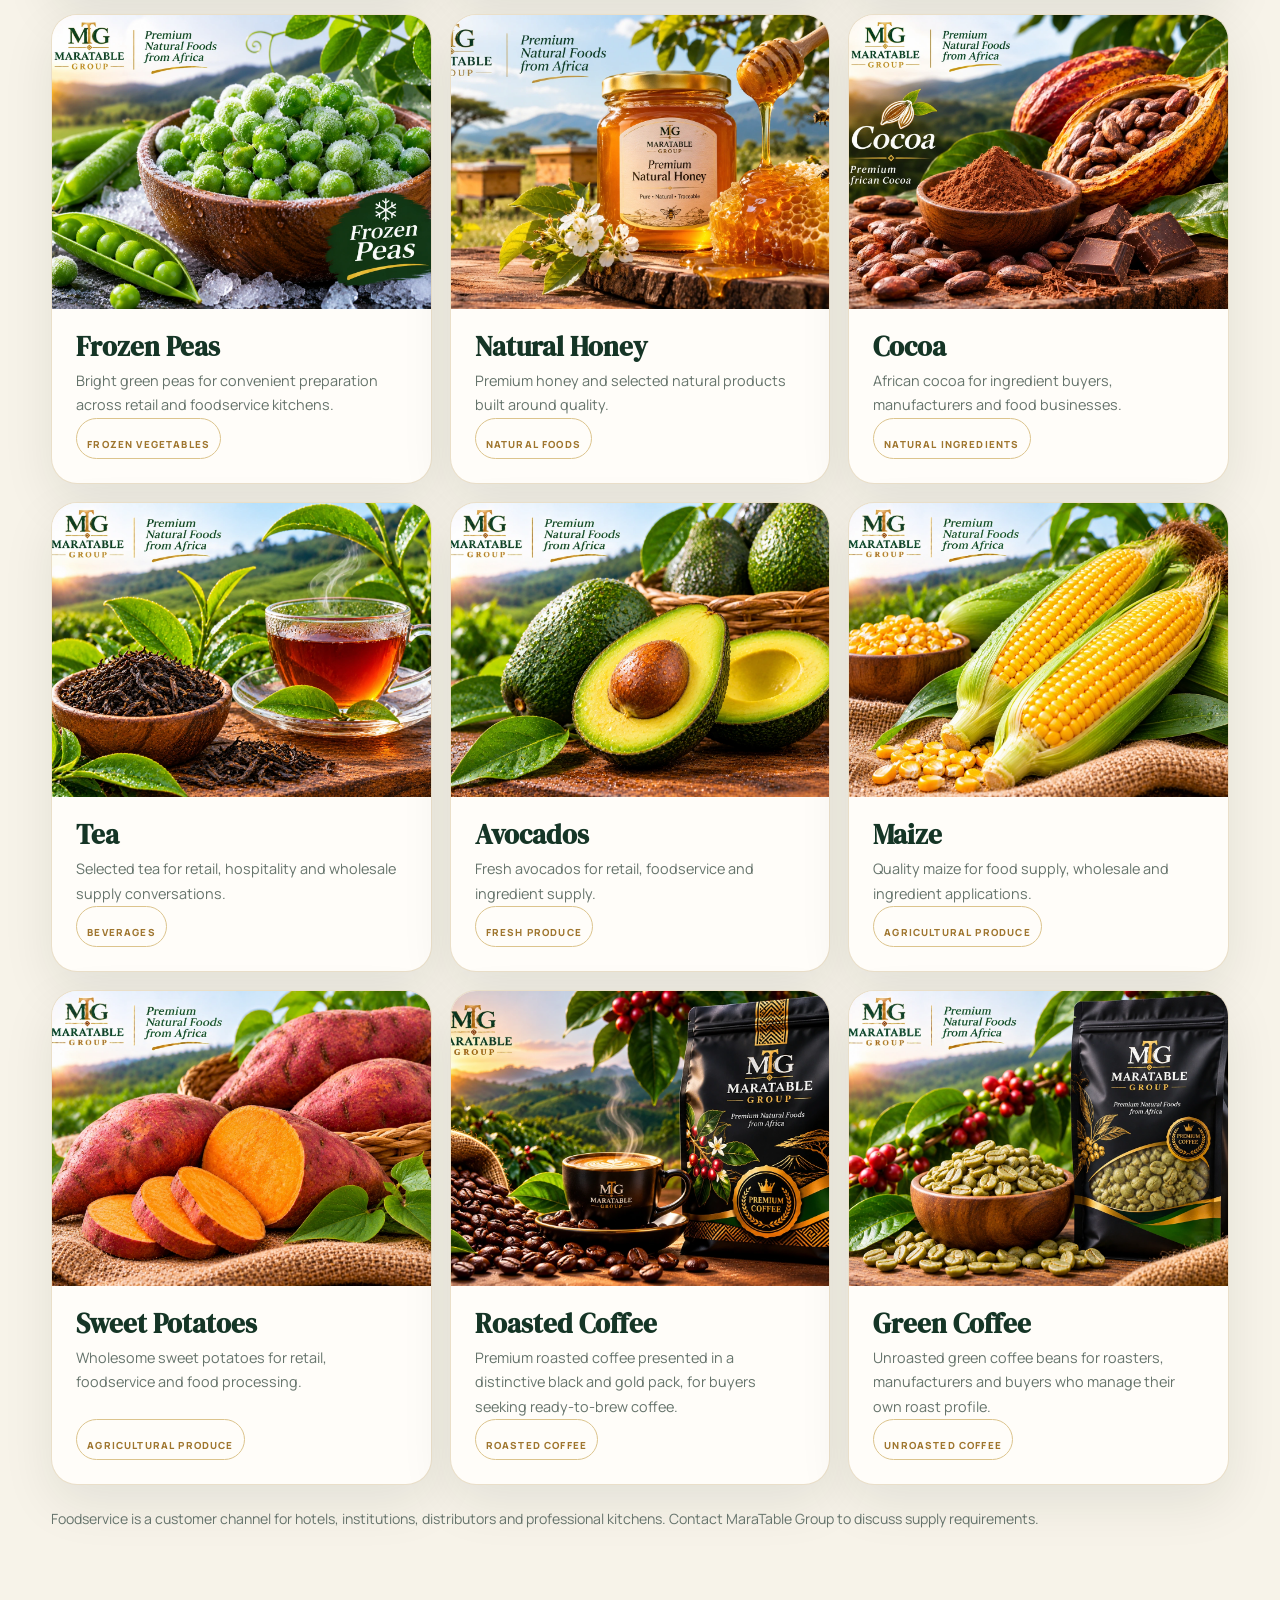
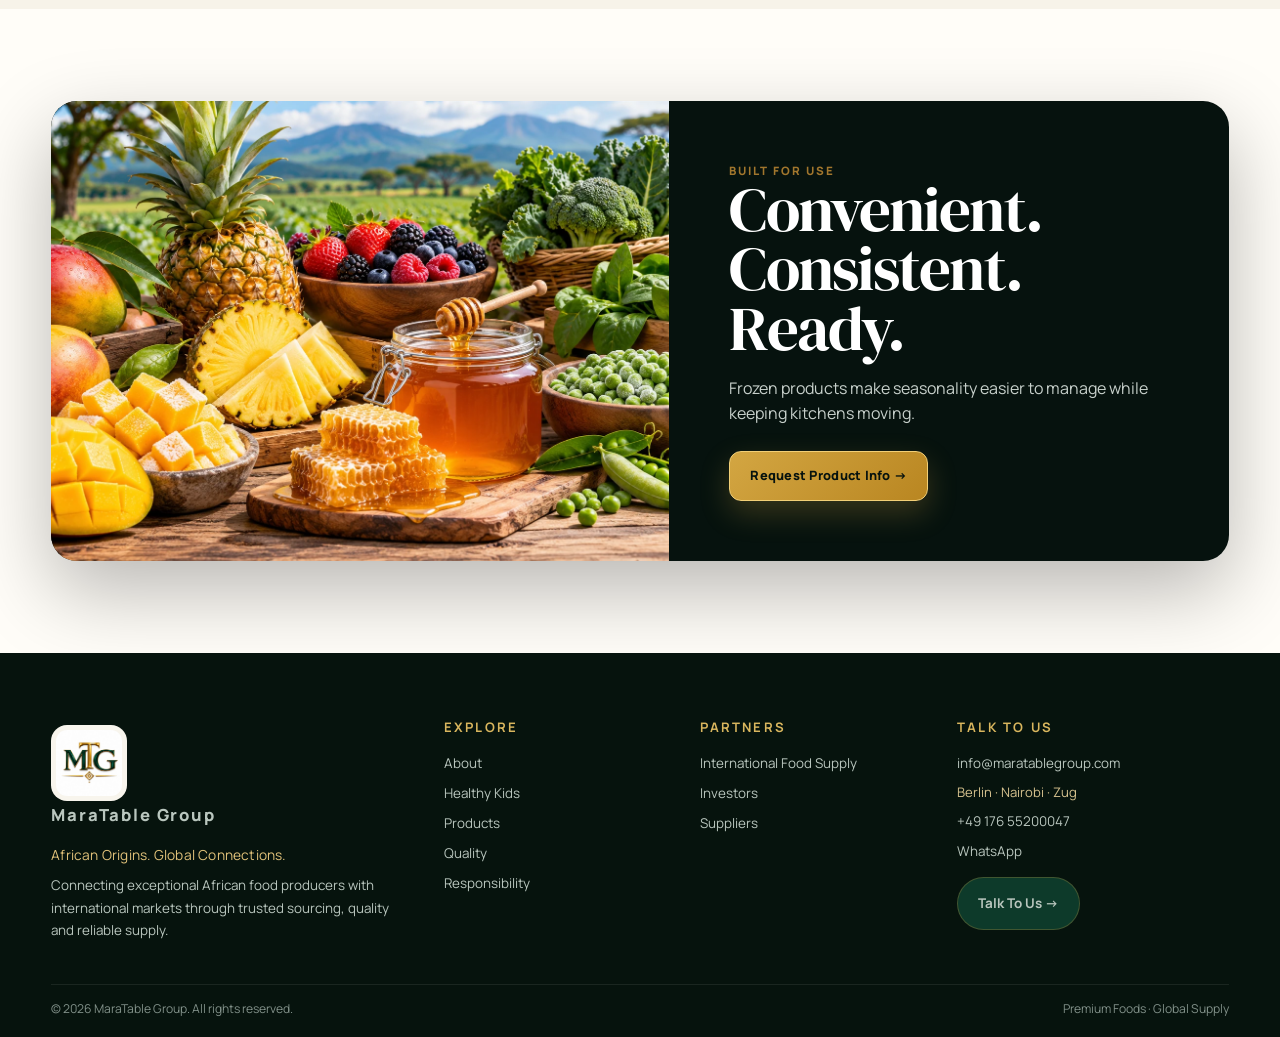
<file: products.html>
<!doctype html><html lang="en"><head><meta charset="utf-8"><meta name="viewport" content="width=device-width,initial-scale=1"><title>Wholesale Frozen Fruit, Vegetables &amp; African Foods | MaraTable Group</title><meta name="description" content="Explore MaraTable Group’s selection of frozen and dried fruit, vegetables, kunde, coffee, tea, cocoa and natural honey for retail, foodservice and distribution enquiries.">
<link rel="canonical" href="https://www.maratable.com/products.html">
<link rel="alternate" hreflang="en" href="https://www.maratable.com/products.html">
<link rel="alternate" hreflang="de-DE" href="https://www.maratable.com/products.html?lang=de">
<link rel="alternate" hreflang="fr-FR" href="https://www.maratable.com/products.html?lang=fr">
<link rel="alternate" hreflang="it-IT" href="https://www.maratable.com/products.html?lang=it">
<link rel="alternate" hreflang="es-ES" href="https://www.maratable.com/products.html?lang=es">
<link rel="alternate" hreflang="x-default" href="https://www.maratable.com/products.html">
<meta property="og:locale" content="en_GB">
<meta property="og:type" content="website">
<meta property="og:site_name" content="MaraTable Group">
<meta property="og:title" content="Wholesale Frozen Fruit, Vegetables &amp; African Foods | MaraTable Group">
<meta property="og:description" content="Explore MaraTable Group’s selection of frozen and dried fruit, vegetables, kunde, coffee, tea, cocoa and natural honey for retail, foodservice and distribution enquiries.">
<meta property="og:url" content="https://www.maratable.com/products.html">
<meta property="og:image" content="https://www.maratable.com/assets/hero-farm-harvest.webp">
<meta property="og:image:alt" content="MaraTable Group fresh produce and agricultural harvest">
<meta name="twitter:card" content="summary_large_image">
<meta name="twitter:title" content="Wholesale Frozen Fruit, Vegetables &amp; African Foods | MaraTable Group">
<meta name="twitter:description" content="Explore MaraTable Group’s selection of frozen and dried fruit, vegetables, kunde, coffee, tea, cocoa and natural honey for retail, foodservice and distribution enquiries.">
<meta name="twitter:image" content="https://www.maratable.com/assets/hero-farm-harvest.webp">
<meta name="keywords" content="MaraTable Group, frozen mango, frozen pineapple, frozen berries, frozen vegetables, dried mango, kunde, roasted coffee, green coffee, cocoa, tea, natural honey, wholesale food supply">
<link rel="stylesheet" href="styles.css"><meta name="theme-color" content="#06120e"><link rel="icon" href="assets/leaf.svg"><script defer src="analytics.js"></script><script defer src="i18n-dictionary.js"></script><script defer src="i18n.js"></script></head><body><div class="topbar"><div class="wrap"><span>Premium Foods · Global Supply</span><div class="right"><a href="mailto:info@maratablegroup.com">info@maratablegroup.com</a><a href="tel:+4917655200047">+49 176 55200047</a></div></div></div>
<header class="nav"><div class="wrap nav-inner"><a class="brand" href="index.html" aria-label="MaraTable Group home"><img src="assets/mtg-logo.jpg" alt="MaraTable Group"><span class="name">MaraTable Group</span></a><nav class="nav-links" aria-label="Main navigation"><a data-nav="home" href="index.html">Home</a><div class="nav-item"><a data-nav="about" href="company.html" aria-haspopup="true">About <span class="nav-chevron">⌄</span></a><div class="nav-dropdown"><a href="company.html#leadership">Leadership &amp; Board</a><a href="company.html">Our Story</a><a href="responsibility.html">Responsibility</a><a href="company.html#values">Values</a></div></div><div class="nav-item"><a data-nav="products" href="products.html" aria-haspopup="true">Products <span class="nav-chevron">⌄</span></a><div class="nav-dropdown"><a href="products.html#frozen-mangoes">Frozen Foods</a><a href="products.html#frozen-mangoes">Fruits</a><a href="products.html#natural-honey">Pantry</a><a href="products.html#dried-mangoes">Snacks</a><a href="products.html#fresh-vegetables">Vegetables</a></div></div><div class="nav-item"><a data-nav="quality" href="resources.html" aria-haspopup="true">Quality <span class="nav-chevron">⌄</span></a><div class="nav-dropdown"><a href="resources.html#food-safety">Food Safety</a><a href="healthy-kids.html">Healthy Kids</a><a href="resources.html">Quality</a><a href="resources.html#traceability">Sourcing &amp; Traceability</a><a href="resources.html#storage-handling">Storage &amp; Handling</a></div></div><div class="nav-item"><a data-nav="partners" href="export.html" aria-haspopup="true">Partners <span class="nav-chevron">⌄</span></a><div class="nav-dropdown"><a href="export.html">International Food Supply</a><a href="investors.html">Investors</a><a href="suppliers.html">Suppliers</a></div></div><a data-nav="contact" href="contact.html">Talk To Us</a></nav><a class="nav-cta" href="contact.html">Talk To Us <span>→</span></a><button class="menu" data-menu aria-label="Open menu" aria-controls="mobile-navigation" aria-expanded="false">☰</button></div><div class="drawer" id="mobile-navigation" aria-label="Mobile navigation"><a href="index.html">Home</a><details><summary>About</summary><a href="company.html#leadership">Leadership &amp; Board</a><a href="company.html">Our Story</a><a href="responsibility.html">Responsibility</a><a href="company.html#values">Values</a></details><details><summary>Products</summary><a href="products.html#frozen-mangoes">Frozen Foods</a><a href="products.html#frozen-mangoes">Fruits</a><a href="products.html#natural-honey">Pantry</a><a href="products.html#dried-mangoes">Snacks</a><a href="products.html#fresh-vegetables">Vegetables</a></details><details><summary>Quality</summary><a href="resources.html#food-safety">Food Safety</a><a href="healthy-kids.html">Healthy Kids</a><a href="resources.html">Quality</a><a href="resources.html#traceability">Sourcing &amp; Traceability</a><a href="resources.html#storage-handling">Storage &amp; Handling</a></details><details><summary>Partners</summary><a href="export.html">International Food Supply</a><a href="investors.html">Investors</a><a href="suppliers.html">Suppliers</a></details><a href="contact.html">Talk To Us</a></div></header>

<main>
<section class="page-hero"><div class="wrap"><span class="eyebrow">Our products</span><h1>Good food.<br>Ready for market.</h1><p>A considered portfolio of frozen foods, natural products and coffee for retail, foodservice and international distribution.</p></div></section>
<section class="content"><div class="wrap"><div class="product-list">
<article class="catalog-card" id="frozen-mangoes"><img src="assets/frozen-mangoes-new.webp" alt="Golden mango pieces prepared for freezing"><div class="body"><h3>Frozen Mangoes</h3><p>Golden mango pieces prepared for smoothies, desserts, foodservice and convenient retail use.</p><span class="tag">Frozen Fruit</span></div></article>
<article class="catalog-card" id="dried-mangoes"><img src="assets/dried-mangoes-new.webp" alt="Dried mango slices packaged for retail" loading="lazy"><div class="body"><h3>Dried Mangoes</h3><p>Naturally sweet mango slices for snacking, retail packs and ingredient applications.</p><span class="tag">Dried Fruit</span></div></article>
<article class="catalog-card" id="pineapple"><img src="assets/pineapple-new.webp" alt="Fresh pineapple, slices and chunks"><div class="body"><h3>Pineapple</h3><p>Bright, tropical pineapple for retail, foodservice, beverages and ingredient use.</p><span class="tag">Fruit Range</span></div></article>
<article class="catalog-card" id="berries"><img src="assets/frozen-berries-new.webp" alt="A bowl of mixed berries for frozen fruit supply"><div class="body"><h3>Frozen Berries</h3><p>A colourful berry selection suited to smoothies, bakery, desserts and foodservice.</p><span class="tag">Frozen Fruit</span></div></article>
<article class="catalog-card" id="fresh-vegetables"><img src="assets/fresh-vegetables-new.webp" alt="Assorted fresh vegetables"><div class="body"><h3>Fresh Vegetables</h3><p>A selection of fresh vegetables for retail, kitchens and wholesale supply.</p><span class="tag">Fresh Produce</span></div></article>
<article class="catalog-card" id="kunde"><img src="assets/Kunde-leaves.png" alt="Fresh green kunde leaves in a woven basket"><div class="body"><h3>Kunde</h3><p>Fresh kunde leaves for wholesome meals, retail and produce supply.</p><span class="tag">Fresh Vegetables</span></div></article>
<article class="catalog-card" id="frozen-peas"><img src="assets/frozen-peas-new.webp" alt="Fresh green peas in their pods"><div class="body"><h3>Frozen Peas</h3><p>Bright green peas for convenient preparation across retail and foodservice kitchens.</p><span class="tag">Frozen Vegetables</span></div></article>
<article class="catalog-card" id="natural-honey"><img src="assets/natural-honey.webp" alt="Golden natural honey and honeycomb"><div class="body"><h3>Natural Honey</h3><p>Premium honey and selected natural products built around quality.</p><span class="tag">Natural Foods</span></div></article>
<article class="catalog-card" id="cocoa"><img src="assets/cocoa-new.webp" alt="Ripe cocoa pod growing on a tree in Ghana" loading="lazy"><div class="body"><h3>Cocoa</h3><p>African cocoa for ingredient buyers, manufacturers and food businesses.</p><span class="tag">Natural Ingredients</span></div></article>
<article class="catalog-card" id="tea"><img src="assets/tea-new.webp" alt="Green tea fields in Kenya" loading="lazy"><div class="body"><h3>Tea</h3><p>Selected tea for retail, hospitality and wholesale supply conversations.</p><span class="tag">Beverages</span></div></article>
<article class="catalog-card" id="avocados"><img src="assets/avocados-new.webp" alt="Fresh ripe avocado, halved to show its green flesh and seed" loading="lazy"><div class="body"><h3>Avocados</h3><p>Fresh avocados for retail, foodservice and ingredient supply.</p><span class="tag">Fresh Produce</span></div></article>
<article class="catalog-card" id="maize"><img src="assets/maize-new.webp" alt="African farmer displaying freshly harvested maize in Tanzania" loading="lazy"><div class="body"><h3>Maize</h3><p>Quality maize for food supply, wholesale and ingredient applications.</p><span class="tag">Agricultural Produce</span></div></article>
<article class="catalog-card" id="sweet-potatoes"><img src="assets/sweet-potatoes-new.webp" alt="Sweet potatoes at a local market in Ruaka, Kenya" loading="lazy"><div class="body"><h3>Sweet Potatoes</h3><p>Wholesome sweet potatoes for retail, foodservice and food processing.</p><span class="tag">Agricultural Produce</span></div></article>
<article class="catalog-card" id="roasted-coffee"><img src="assets/roasted-coffee-packaged.webp" alt="MaraTable Group premium roasted coffee in black and gold packaging"><div class="body"><h3>Roasted Coffee</h3><p>Premium roasted coffee presented in a distinctive black and gold pack, for buyers seeking ready-to-brew coffee.</p><span class="tag">Roasted Coffee</span></div></article>
<article class="catalog-card" id="green-coffee"><img src="assets/green-coffee-packaged.webp" alt="MaraTable Group unroasted green coffee in black and gold packaging"><div class="body"><h3>Green Coffee</h3><p>Unroasted green coffee beans for roasters, manufacturers and buyers who manage their own roast profile.</p><span class="tag">Unroasted Coffee</span></div></article>

</div><p class="channel-note">Foodservice is a customer channel for hotels, institutions, distributors and professional kitchens. Contact MaraTable Group to discuss supply requirements.</p></div></section>
<section class="section light"><div class="wrap"><div class="split-feature"><div class="visual"><img src="assets/hero-farm-harvest.webp" alt="African farm produce selected for supply"></div><div class="copy"><div class="kicker">Built for use</div><h2>Convenient. Consistent. Ready.</h2><p>Frozen products make seasonality easier to manage while keeping kitchens moving.</p><a class="btn primary" href="contact.html" style="width:max-content">Request Product Info →</a></div></div></div></section>
</main>
<footer class="footer"><div class="wrap footer-grid"><div class="footer-brand-col"><a class="brand footer-brand" href="index.html"><img src="assets/mtg-logo.jpg" alt="MaraTable Group"><span class="name">MaraTable Group</span></a><p class="footer-tagline">African Origins. Global Connections.</p><p class="footer-description">Connecting exceptional African food producers with international markets through trusted sourcing, quality and reliable supply.</p></div><div><h4>Explore</h4><a href="company.html">About</a><a href="healthy-kids.html">Healthy Kids</a><a href="products.html">Products</a><a href="resources.html">Quality</a><a href="responsibility.html">Responsibility</a></div><div><h4>Partners</h4><a href="export.html">International Food Supply</a><a href="investors.html">Investors</a><a href="suppliers.html">Suppliers</a></div><div><h4>Talk To Us</h4><a href="mailto:info@maratablegroup.com">info@maratablegroup.com</a><span class="footer-locations">Berlin · Nairobi · Zug</span><a href="tel:+4917655200047">+49 176 55200047</a><a href="https://wa.me/4917655200047?text=Hello%20MaraTable%20Group%2C%20I%20would%20like%20to%20make%20an%20enquiry." target="_blank" rel="noopener noreferrer">WhatsApp</a><a class="nav-cta" style="margin-top:15px;width:max-content" href="contact.html">Talk To Us →</a></div></div><div class="wrap footer-bottom"><span>© <span data-year></span> MaraTable Group. All rights reserved.</span><span>Premium Foods · Global Supply</span></div></footer>
<a class="float-wa" href="https://wa.me/4917655200047?text=Hello%20MaraTable%20Group%2C%20I%20would%20like%20to%20make%20an%20enquiry." target="_blank" rel="noopener noreferrer" aria-label="WhatsApp"><svg viewBox="0 0 32 32" width="25" height="25" aria-hidden="true" focusable="false"><path fill="currentColor" d="M16 3.2A12.6 12.6 0 0 0 5.1 22.1L3.5 28l6.1-1.6A12.7 12.7 0 1 0 16 3.2Zm0 22.9a10.2 10.2 0 0 1-5.2-1.4l-.4-.2-3.6.9 1-3.5-.2-.4A10.2 10.2 0 1 1 16 26.1Zm5.6-7.6c-.3-.2-1.8-.9-2.1-1s-.5-.2-.7.2-.8 1-.9 1.2-.3.2-.6.1a8.4 8.4 0 0 1-2.5-1.5 9.3 9.3 0 0 1-1.7-2.1c-.2-.3 0-.5.1-.6l.5-.6c.2-.2.2-.3.3-.5s0-.4 0-.5-.7-1.7-1-2.3c-.2-.5-.5-.4-.7-.4h-.6c-.2 0-.5.1-.8.4s-1.1 1.1-1.1 2.6 1.1 3 1.2 3.2a11.4 11.4 0 0 0 4.4 4c.6.3 1.1.5 1.5.6.6.2 1.2.2 1.7.1.5-.1 1.8-.7 2-1.4.3-.7.3-1.3.2-1.4s-.2-.2-.5-.4Z"/></svg></a>
<script src="script.js"></script></body></html>
</file>
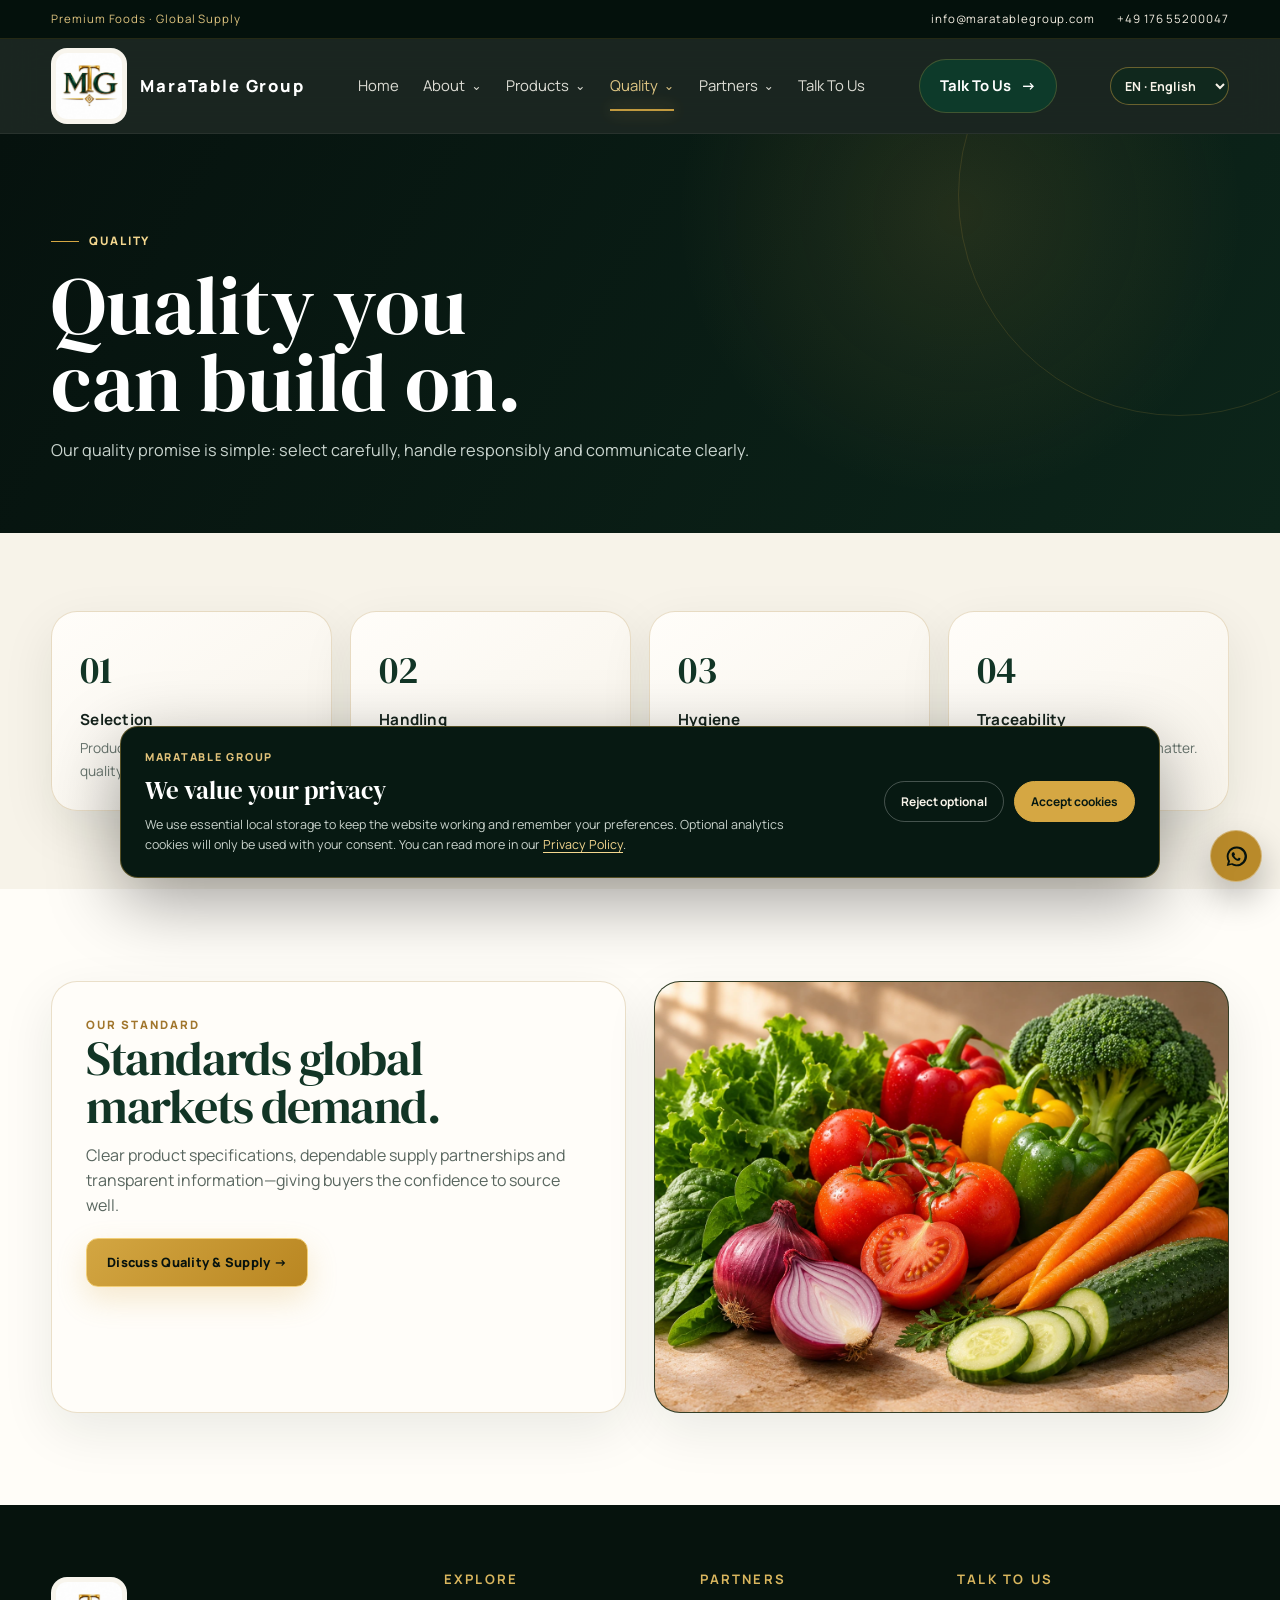
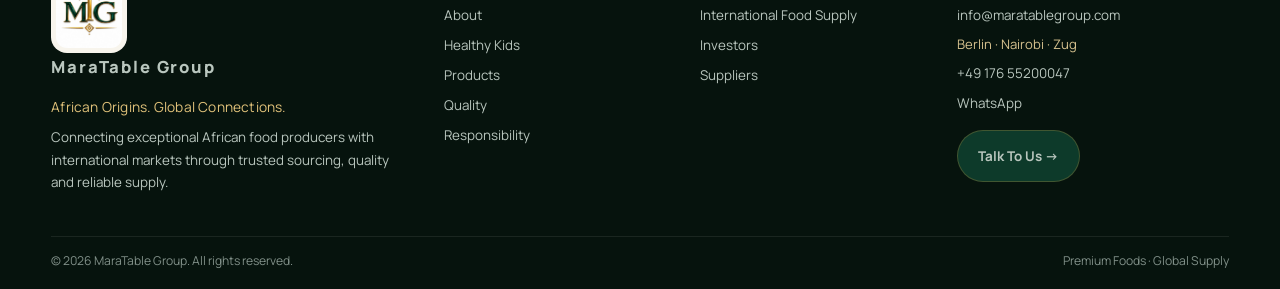
<file: resources.html>
<!doctype html><html lang="en"><head><meta charset="utf-8"><meta name="viewport" content="width=device-width,initial-scale=1"><title>Food Quality, Safety &amp; Traceability | MaraTable Group</title><meta name="description" content="Learn about MaraTable Group’s approach to product selection, responsible handling, food safety, traceability and clear supply communication.">
<link rel="canonical" href="https://www.maratable.com/resources.html">
<link rel="alternate" hreflang="en" href="https://www.maratable.com/resources.html">
<link rel="alternate" hreflang="de-DE" href="https://www.maratable.com/resources.html?lang=de">
<link rel="alternate" hreflang="fr-FR" href="https://www.maratable.com/resources.html?lang=fr">
<link rel="alternate" hreflang="it-IT" href="https://www.maratable.com/resources.html?lang=it">
<link rel="alternate" hreflang="es-ES" href="https://www.maratable.com/resources.html?lang=es">
<link rel="alternate" hreflang="x-default" href="https://www.maratable.com/resources.html">
<meta property="og:locale" content="en_GB">
<meta property="og:type" content="website">
<meta property="og:site_name" content="MaraTable Group">
<meta property="og:title" content="Food Quality, Safety &amp; Traceability | MaraTable Group">
<meta property="og:description" content="Learn about MaraTable Group’s approach to product selection, responsible handling, food safety, traceability and clear supply communication.">
<meta property="og:url" content="https://www.maratable.com/resources.html">
<meta property="og:image" content="https://www.maratable.com/assets/hero-farm-harvest.webp">
<meta property="og:image:alt" content="MaraTable Group fresh produce and agricultural harvest">
<meta name="twitter:card" content="summary_large_image">
<meta name="twitter:title" content="Food Quality, Safety &amp; Traceability | MaraTable Group">
<meta name="twitter:description" content="Learn about MaraTable Group’s approach to product selection, responsible handling, food safety, traceability and clear supply communication.">
<meta name="twitter:image" content="https://www.maratable.com/assets/hero-farm-harvest.webp">
<meta name="keywords" content="food quality, food safety, cold chain, product traceability, frozen food standards, food supply quality, Germany">
<link rel="stylesheet" href="styles.css"><meta name="theme-color" content="#06120e"><link rel="icon" href="assets/leaf.svg"><script defer src="analytics.js"></script><script defer src="i18n-dictionary.js"></script><script defer src="i18n.js"></script></head><body><div class="topbar"><div class="wrap"><span>Premium Foods · Global Supply</span><div class="right"><a href="mailto:info@maratablegroup.com">info@maratablegroup.com</a><a href="tel:+4917655200047">+49 176 55200047</a></div></div></div>
<header class="nav"><div class="wrap nav-inner"><a class="brand" href="index.html" aria-label="MaraTable Group home"><img src="assets/mtg-logo.jpg" alt="MaraTable Group"><span class="name">MaraTable Group</span></a><nav class="nav-links" aria-label="Main navigation"><a data-nav="home" href="index.html">Home</a><div class="nav-item"><a data-nav="about" href="company.html" aria-haspopup="true">About <span class="nav-chevron">⌄</span></a><div class="nav-dropdown"><a href="company.html#leadership">Leadership &amp; Board</a><a href="company.html">Our Story</a><a href="responsibility.html">Responsibility</a><a href="company.html#values">Values</a></div></div><div class="nav-item"><a data-nav="products" href="products.html" aria-haspopup="true">Products <span class="nav-chevron">⌄</span></a><div class="nav-dropdown"><a href="products.html#frozen-mangoes">Frozen Foods</a><a href="products.html#frozen-mangoes">Fruits</a><a href="products.html#natural-honey">Pantry</a><a href="products.html#dried-mangoes">Snacks</a><a href="products.html#fresh-vegetables">Vegetables</a></div></div><div class="nav-item"><a data-nav="quality" href="resources.html" aria-haspopup="true">Quality <span class="nav-chevron">⌄</span></a><div class="nav-dropdown"><a href="resources.html#food-safety">Food Safety</a><a href="healthy-kids.html">Healthy Kids</a><a href="resources.html">Quality</a><a href="resources.html#traceability">Sourcing &amp; Traceability</a><a href="resources.html#storage-handling">Storage &amp; Handling</a></div></div><div class="nav-item"><a data-nav="partners" href="export.html" aria-haspopup="true">Partners <span class="nav-chevron">⌄</span></a><div class="nav-dropdown"><a href="export.html">International Food Supply</a><a href="investors.html">Investors</a><a href="suppliers.html">Suppliers</a></div></div><a data-nav="contact" href="contact.html">Talk To Us</a></nav><a class="nav-cta" href="contact.html">Talk To Us <span>→</span></a><button class="menu" data-menu aria-label="Open menu" aria-controls="mobile-navigation" aria-expanded="false">☰</button></div><div class="drawer" id="mobile-navigation" aria-label="Mobile navigation"><a href="index.html">Home</a><details><summary>About</summary><a href="company.html#leadership">Leadership &amp; Board</a><a href="company.html">Our Story</a><a href="responsibility.html">Responsibility</a><a href="company.html#values">Values</a></details><details><summary>Products</summary><a href="products.html#frozen-mangoes">Frozen Foods</a><a href="products.html#frozen-mangoes">Fruits</a><a href="products.html#natural-honey">Pantry</a><a href="products.html#dried-mangoes">Snacks</a><a href="products.html#fresh-vegetables">Vegetables</a></details><details><summary>Quality</summary><a href="resources.html#food-safety">Food Safety</a><a href="healthy-kids.html">Healthy Kids</a><a href="resources.html">Quality</a><a href="resources.html#traceability">Sourcing &amp; Traceability</a><a href="resources.html#storage-handling">Storage &amp; Handling</a></details><details><summary>Partners</summary><a href="export.html">International Food Supply</a><a href="investors.html">Investors</a><a href="suppliers.html">Suppliers</a></details><a href="contact.html">Talk To Us</a></div></header>

<main>
<section class="page-hero"><div class="wrap"><span class="eyebrow">Quality</span><h1>Quality you<br>can build on.</h1><p>Our quality promise is simple: select carefully, handle responsibly and communicate clearly.</p></div></section>
<section class="content"><div class="wrap"><div class="grid-4"><div class="stat-card"><div class="big">01</div><b>Selection</b><p>Products chosen for practical quality and consistency.</p></div><div class="stat-card" id="storage-handling"><div class="big">02</div><b>Handling</b><p>Cold-chain thinking from processing through delivery.</p></div><div class="stat-card" id="food-safety"><div class="big">03</div><b>Hygiene</b><p>Food safety stays central to the process.</p></div><div class="stat-card" id="traceability"><div class="big">04</div><b>Traceability</b><p>Clear supply conversations matter.</p></div></div></div></section>
<section class="section light"><div class="wrap content-grid"><div class="panel"><div class="kicker">Our standard</div><h2>Standards global markets demand.</h2><p>Clear product specifications, dependable supply partnerships and transparent information—giving buyers the confidence to source well.</p><a class="btn primary" href="contact.html" style="margin-top:20px">Discuss Quality & Supply →</a></div><div class="media-card"><img src="assets/vegetables.webp" alt="Fresh vegetables selected for quality and consistency"></div></div></section>
</main>
<footer class="footer"><div class="wrap footer-grid"><div class="footer-brand-col"><a class="brand footer-brand" href="index.html"><img src="assets/mtg-logo.jpg" alt="MaraTable Group"><span class="name">MaraTable Group</span></a><p class="footer-tagline">African Origins. Global Connections.</p><p class="footer-description">Connecting exceptional African food producers with international markets through trusted sourcing, quality and reliable supply.</p></div><div><h4>Explore</h4><a href="company.html">About</a><a href="healthy-kids.html">Healthy Kids</a><a href="products.html">Products</a><a href="resources.html">Quality</a><a href="responsibility.html">Responsibility</a></div><div><h4>Partners</h4><a href="export.html">International Food Supply</a><a href="investors.html">Investors</a><a href="suppliers.html">Suppliers</a></div><div><h4>Talk To Us</h4><a href="mailto:info@maratablegroup.com">info@maratablegroup.com</a><span class="footer-locations">Berlin · Nairobi · Zug</span><a href="tel:+4917655200047">+49 176 55200047</a><a href="https://wa.me/4917655200047?text=Hello%20MaraTable%20Group%2C%20I%20would%20like%20to%20make%20an%20enquiry." target="_blank" rel="noopener noreferrer">WhatsApp</a><a class="nav-cta" style="margin-top:15px;width:max-content" href="contact.html">Talk To Us →</a></div></div><div class="wrap footer-bottom"><span>© <span data-year></span> MaraTable Group. All rights reserved.</span><span>Premium Foods · Global Supply</span></div></footer>
<a class="float-wa" href="https://wa.me/4917655200047?text=Hello%20MaraTable%20Group%2C%20I%20would%20like%20to%20make%20an%20enquiry." target="_blank" rel="noopener noreferrer" aria-label="WhatsApp"><svg viewBox="0 0 32 32" width="25" height="25" aria-hidden="true" focusable="false"><path fill="currentColor" d="M16 3.2A12.6 12.6 0 0 0 5.1 22.1L3.5 28l6.1-1.6A12.7 12.7 0 1 0 16 3.2Zm0 22.9a10.2 10.2 0 0 1-5.2-1.4l-.4-.2-3.6.9 1-3.5-.2-.4A10.2 10.2 0 1 1 16 26.1Zm5.6-7.6c-.3-.2-1.8-.9-2.1-1s-.5-.2-.7.2-.8 1-.9 1.2-.3.2-.6.1a8.4 8.4 0 0 1-2.5-1.5 9.3 9.3 0 0 1-1.7-2.1c-.2-.3 0-.5.1-.6l.5-.6c.2-.2.2-.3.3-.5s0-.4 0-.5-.7-1.7-1-2.3c-.2-.5-.5-.4-.7-.4h-.6c-.2 0-.5.1-.8.4s-1.1 1.1-1.1 2.6 1.1 3 1.2 3.2a11.4 11.4 0 0 0 4.4 4c.6.3 1.1.5 1.5.6.6.2 1.2.2 1.7.1.5-.1 1.8-.7 2-1.4.3-.7.3-1.3.2-1.4s-.2-.2-.5-.4Z"/></svg></a>
<script src="script.js"></script></body></html>
</file>
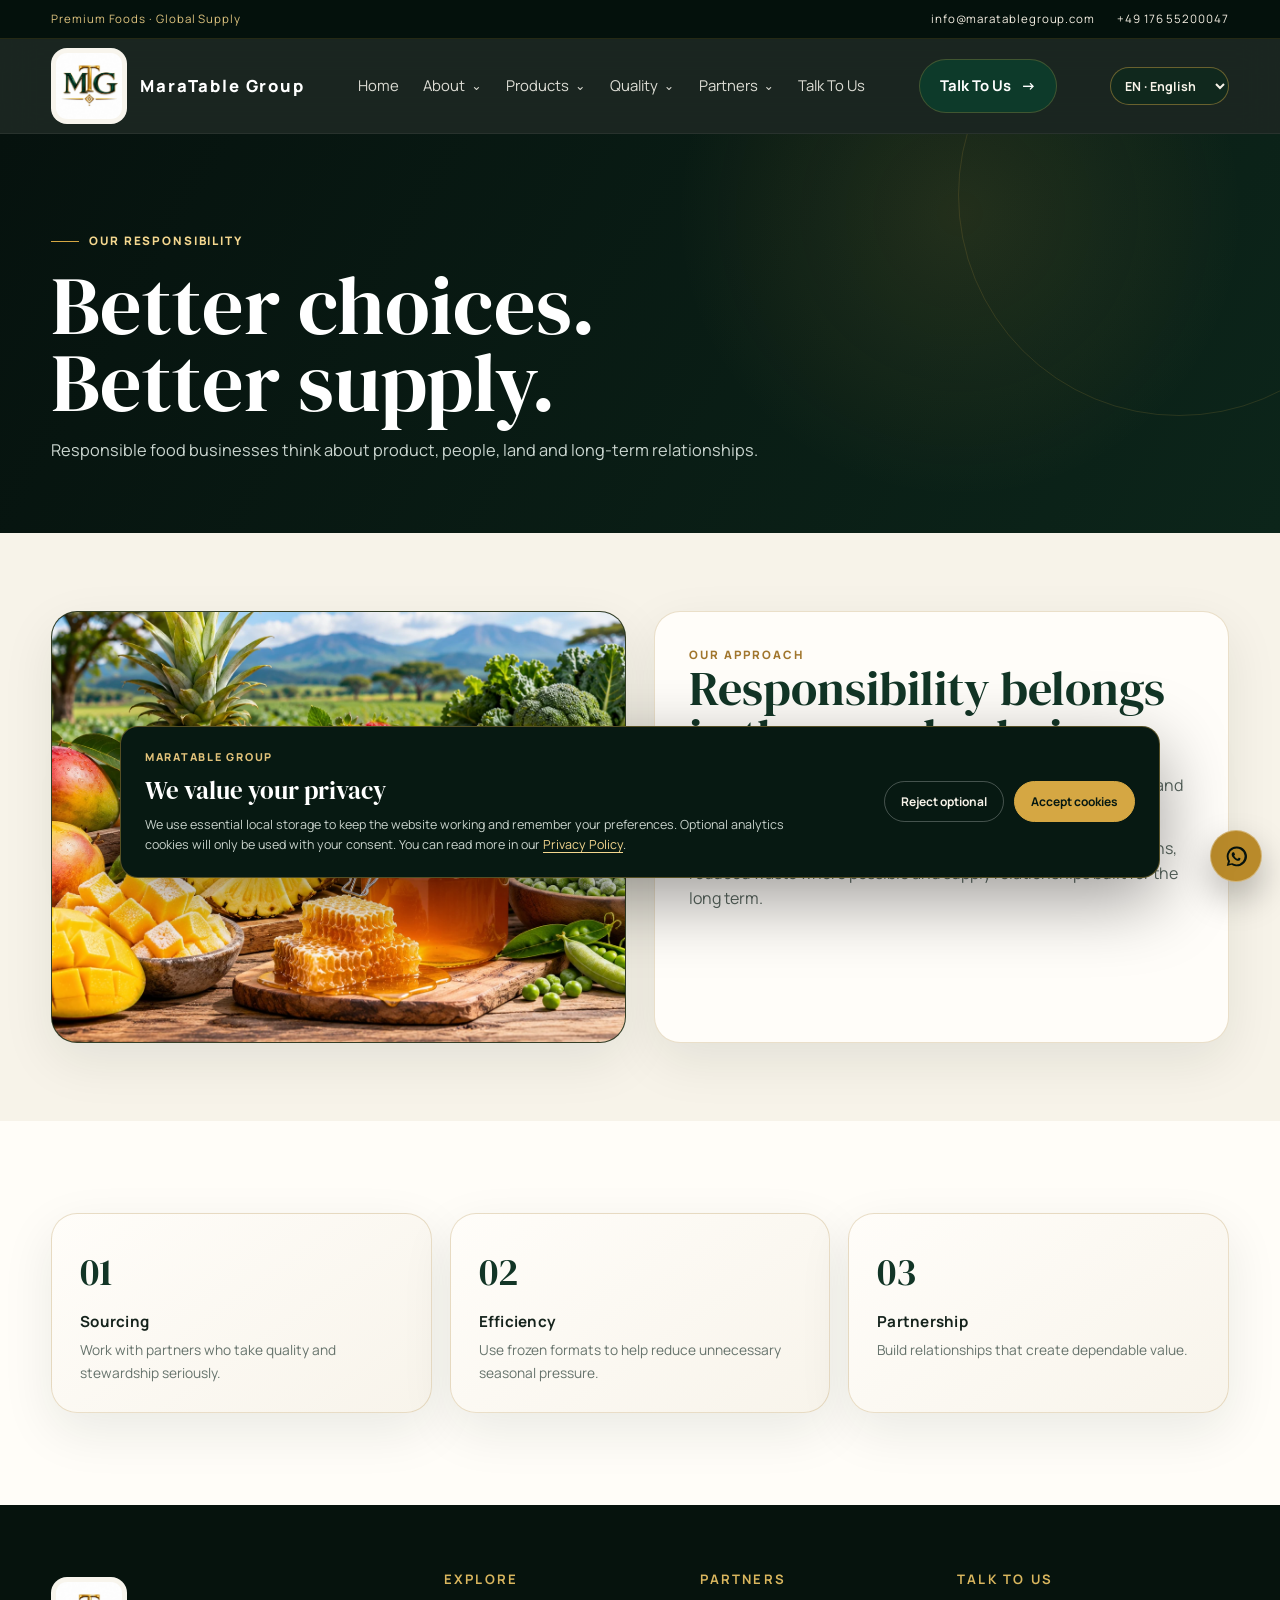
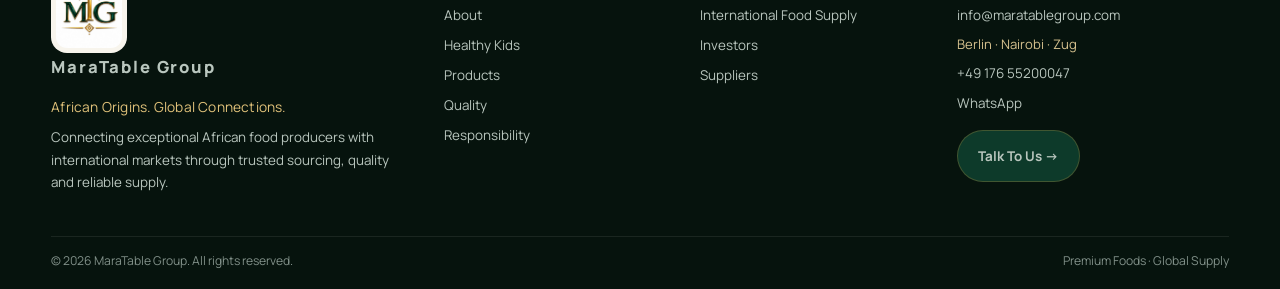
<file: responsibility.html>
<!doctype html><html lang="en"><head><meta charset="utf-8"><meta name="viewport" content="width=device-width,initial-scale=1"><title>Responsible Sourcing &amp; Food Supply | MaraTable Group</title><meta name="description" content="MaraTable Group’s practical approach to responsible sourcing, efficient food formats, waste reduction and long-term supply partnerships.">
<link rel="canonical" href="https://www.maratable.com/responsibility.html">
<link rel="alternate" hreflang="en" href="https://www.maratable.com/responsibility.html">
<link rel="alternate" hreflang="de-DE" href="https://www.maratable.com/responsibility.html?lang=de">
<link rel="alternate" hreflang="fr-FR" href="https://www.maratable.com/responsibility.html?lang=fr">
<link rel="alternate" hreflang="it-IT" href="https://www.maratable.com/responsibility.html?lang=it">
<link rel="alternate" hreflang="es-ES" href="https://www.maratable.com/responsibility.html?lang=es">
<link rel="alternate" hreflang="x-default" href="https://www.maratable.com/responsibility.html">
<meta property="og:locale" content="en_GB">
<meta property="og:type" content="website">
<meta property="og:site_name" content="MaraTable Group">
<meta property="og:title" content="Responsible Sourcing &amp; Food Supply | MaraTable Group">
<meta property="og:description" content="MaraTable Group’s practical approach to responsible sourcing, efficient food formats, waste reduction and long-term supply partnerships.">
<meta property="og:url" content="https://www.maratable.com/responsibility.html">
<meta property="og:image" content="https://www.maratable.com/assets/hero-farm-harvest.webp">
<meta property="og:image:alt" content="MaraTable Group fresh produce and agricultural harvest">
<meta name="twitter:card" content="summary_large_image">
<meta name="twitter:title" content="Responsible Sourcing &amp; Food Supply | MaraTable Group">
<meta name="twitter:description" content="MaraTable Group’s practical approach to responsible sourcing, efficient food formats, waste reduction and long-term supply partnerships.">
<meta name="twitter:image" content="https://www.maratable.com/assets/hero-farm-harvest.webp">
<meta name="keywords" content="responsible sourcing, sustainable food supply, food waste reduction, agricultural partnerships, responsible food business">
<link rel="stylesheet" href="styles.css"><meta name="theme-color" content="#06120e"><link rel="icon" href="assets/leaf.svg"><script defer src="analytics.js"></script><script defer src="i18n-dictionary.js"></script><script defer src="i18n.js"></script></head><body><div class="topbar"><div class="wrap"><span>Premium Foods · Global Supply</span><div class="right"><a href="mailto:info@maratablegroup.com">info@maratablegroup.com</a><a href="tel:+4917655200047">+49 176 55200047</a></div></div></div>
<header class="nav"><div class="wrap nav-inner"><a class="brand" href="index.html" aria-label="MaraTable Group home"><img src="assets/mtg-logo.jpg" alt="MaraTable Group"><span class="name">MaraTable Group</span></a><nav class="nav-links" aria-label="Main navigation"><a data-nav="home" href="index.html">Home</a><div class="nav-item"><a data-nav="about" href="company.html" aria-haspopup="true">About <span class="nav-chevron">⌄</span></a><div class="nav-dropdown"><a href="company.html#leadership">Leadership &amp; Board</a><a href="company.html">Our Story</a><a href="responsibility.html">Responsibility</a><a href="company.html#values">Values</a></div></div><div class="nav-item"><a data-nav="products" href="products.html" aria-haspopup="true">Products <span class="nav-chevron">⌄</span></a><div class="nav-dropdown"><a href="products.html#frozen-mangoes">Frozen Foods</a><a href="products.html#frozen-mangoes">Fruits</a><a href="products.html#natural-honey">Pantry</a><a href="products.html#dried-mangoes">Snacks</a><a href="products.html#fresh-vegetables">Vegetables</a></div></div><div class="nav-item"><a data-nav="quality" href="resources.html" aria-haspopup="true">Quality <span class="nav-chevron">⌄</span></a><div class="nav-dropdown"><a href="resources.html#food-safety">Food Safety</a><a href="healthy-kids.html">Healthy Kids</a><a href="resources.html">Quality</a><a href="resources.html#traceability">Sourcing &amp; Traceability</a><a href="resources.html#storage-handling">Storage &amp; Handling</a></div></div><div class="nav-item"><a data-nav="partners" href="export.html" aria-haspopup="true">Partners <span class="nav-chevron">⌄</span></a><div class="nav-dropdown"><a href="export.html">International Food Supply</a><a href="investors.html">Investors</a><a href="suppliers.html">Suppliers</a></div></div><a data-nav="contact" href="contact.html">Talk To Us</a></nav><a class="nav-cta" href="contact.html">Talk To Us <span>→</span></a><button class="menu" data-menu aria-label="Open menu" aria-controls="mobile-navigation" aria-expanded="false">☰</button></div><div class="drawer" id="mobile-navigation" aria-label="Mobile navigation"><a href="index.html">Home</a><details><summary>About</summary><a href="company.html#leadership">Leadership &amp; Board</a><a href="company.html">Our Story</a><a href="responsibility.html">Responsibility</a><a href="company.html#values">Values</a></details><details><summary>Products</summary><a href="products.html#frozen-mangoes">Frozen Foods</a><a href="products.html#frozen-mangoes">Fruits</a><a href="products.html#natural-honey">Pantry</a><a href="products.html#dried-mangoes">Snacks</a><a href="products.html#fresh-vegetables">Vegetables</a></details><details><summary>Quality</summary><a href="resources.html#food-safety">Food Safety</a><a href="healthy-kids.html">Healthy Kids</a><a href="resources.html">Quality</a><a href="resources.html#traceability">Sourcing &amp; Traceability</a><a href="resources.html#storage-handling">Storage &amp; Handling</a></details><details><summary>Partners</summary><a href="export.html">International Food Supply</a><a href="investors.html">Investors</a><a href="suppliers.html">Suppliers</a></details><a href="contact.html">Talk To Us</a></div></header>

<main>
<section class="page-hero"><div class="wrap"><span class="eyebrow">Our responsibility</span><h1>Better choices.<br>Better supply.</h1><p>Responsible food businesses think about product, people, land and long-term relationships.</p></div></section>
<section class="content"><div class="wrap content-grid"><div class="media-card editorial-media"><img src="assets/hero-farm-harvest.webp" alt="Fresh produce from an agricultural harvest"></div><div class="panel"><div class="kicker">Our approach</div><h2>Responsibility belongs in the supply chain.</h2><p>We value partners who care about quality, the land they work on and the people around them.</p><p>We keep the commitment practical: better sourcing conversations, reduced waste where possible and supply relationships built for the long term.</p></div></div></section>
<section class="section light"><div class="wrap"><div class="grid-3"><div class="stat-card"><div class="big">01</div><b>Sourcing</b><p>Work with partners who take quality and stewardship seriously.</p></div><div class="stat-card"><div class="big">02</div><b>Efficiency</b><p>Use frozen formats to help reduce unnecessary seasonal pressure.</p></div><div class="stat-card"><div class="big">03</div><b>Partnership</b><p>Build relationships that create dependable value.</p></div></div></div></section>
</main>
<footer class="footer"><div class="wrap footer-grid"><div class="footer-brand-col"><a class="brand footer-brand" href="index.html"><img src="assets/mtg-logo.jpg" alt="MaraTable Group"><span class="name">MaraTable Group</span></a><p class="footer-tagline">African Origins. Global Connections.</p><p class="footer-description">Connecting exceptional African food producers with international markets through trusted sourcing, quality and reliable supply.</p></div><div><h4>Explore</h4><a href="company.html">About</a><a href="healthy-kids.html">Healthy Kids</a><a href="products.html">Products</a><a href="resources.html">Quality</a><a href="responsibility.html">Responsibility</a></div><div><h4>Partners</h4><a href="export.html">International Food Supply</a><a href="investors.html">Investors</a><a href="suppliers.html">Suppliers</a></div><div><h4>Talk To Us</h4><a href="mailto:info@maratablegroup.com">info@maratablegroup.com</a><span class="footer-locations">Berlin · Nairobi · Zug</span><a href="tel:+4917655200047">+49 176 55200047</a><a href="https://wa.me/4917655200047?text=Hello%20MaraTable%20Group%2C%20I%20would%20like%20to%20make%20an%20enquiry." target="_blank" rel="noopener noreferrer">WhatsApp</a><a class="nav-cta" style="margin-top:15px;width:max-content" href="contact.html">Talk To Us →</a></div></div><div class="wrap footer-bottom"><span>© <span data-year></span> MaraTable Group. All rights reserved.</span><span>Premium Foods · Global Supply</span></div></footer>
<a class="float-wa" href="https://wa.me/4917655200047?text=Hello%20MaraTable%20Group%2C%20I%20would%20like%20to%20make%20an%20enquiry." target="_blank" rel="noopener noreferrer" aria-label="WhatsApp"><svg viewBox="0 0 32 32" width="25" height="25" aria-hidden="true" focusable="false"><path fill="currentColor" d="M16 3.2A12.6 12.6 0 0 0 5.1 22.1L3.5 28l6.1-1.6A12.7 12.7 0 1 0 16 3.2Zm0 22.9a10.2 10.2 0 0 1-5.2-1.4l-.4-.2-3.6.9 1-3.5-.2-.4A10.2 10.2 0 1 1 16 26.1Zm5.6-7.6c-.3-.2-1.8-.9-2.1-1s-.5-.2-.7.2-.8 1-.9 1.2-.3.2-.6.1a8.4 8.4 0 0 1-2.5-1.5 9.3 9.3 0 0 1-1.7-2.1c-.2-.3 0-.5.1-.6l.5-.6c.2-.2.2-.3.3-.5s0-.4 0-.5-.7-1.7-1-2.3c-.2-.5-.5-.4-.7-.4h-.6c-.2 0-.5.1-.8.4s-1.1 1.1-1.1 2.6 1.1 3 1.2 3.2a11.4 11.4 0 0 0 4.4 4c.6.3 1.1.5 1.5.6.6.2 1.2.2 1.7.1.5-.1 1.8-.7 2-1.4.3-.7.3-1.3.2-1.4s-.2-.2-.5-.4Z"/></svg></a>
<script src="script.js"></script></body></html>
</file>
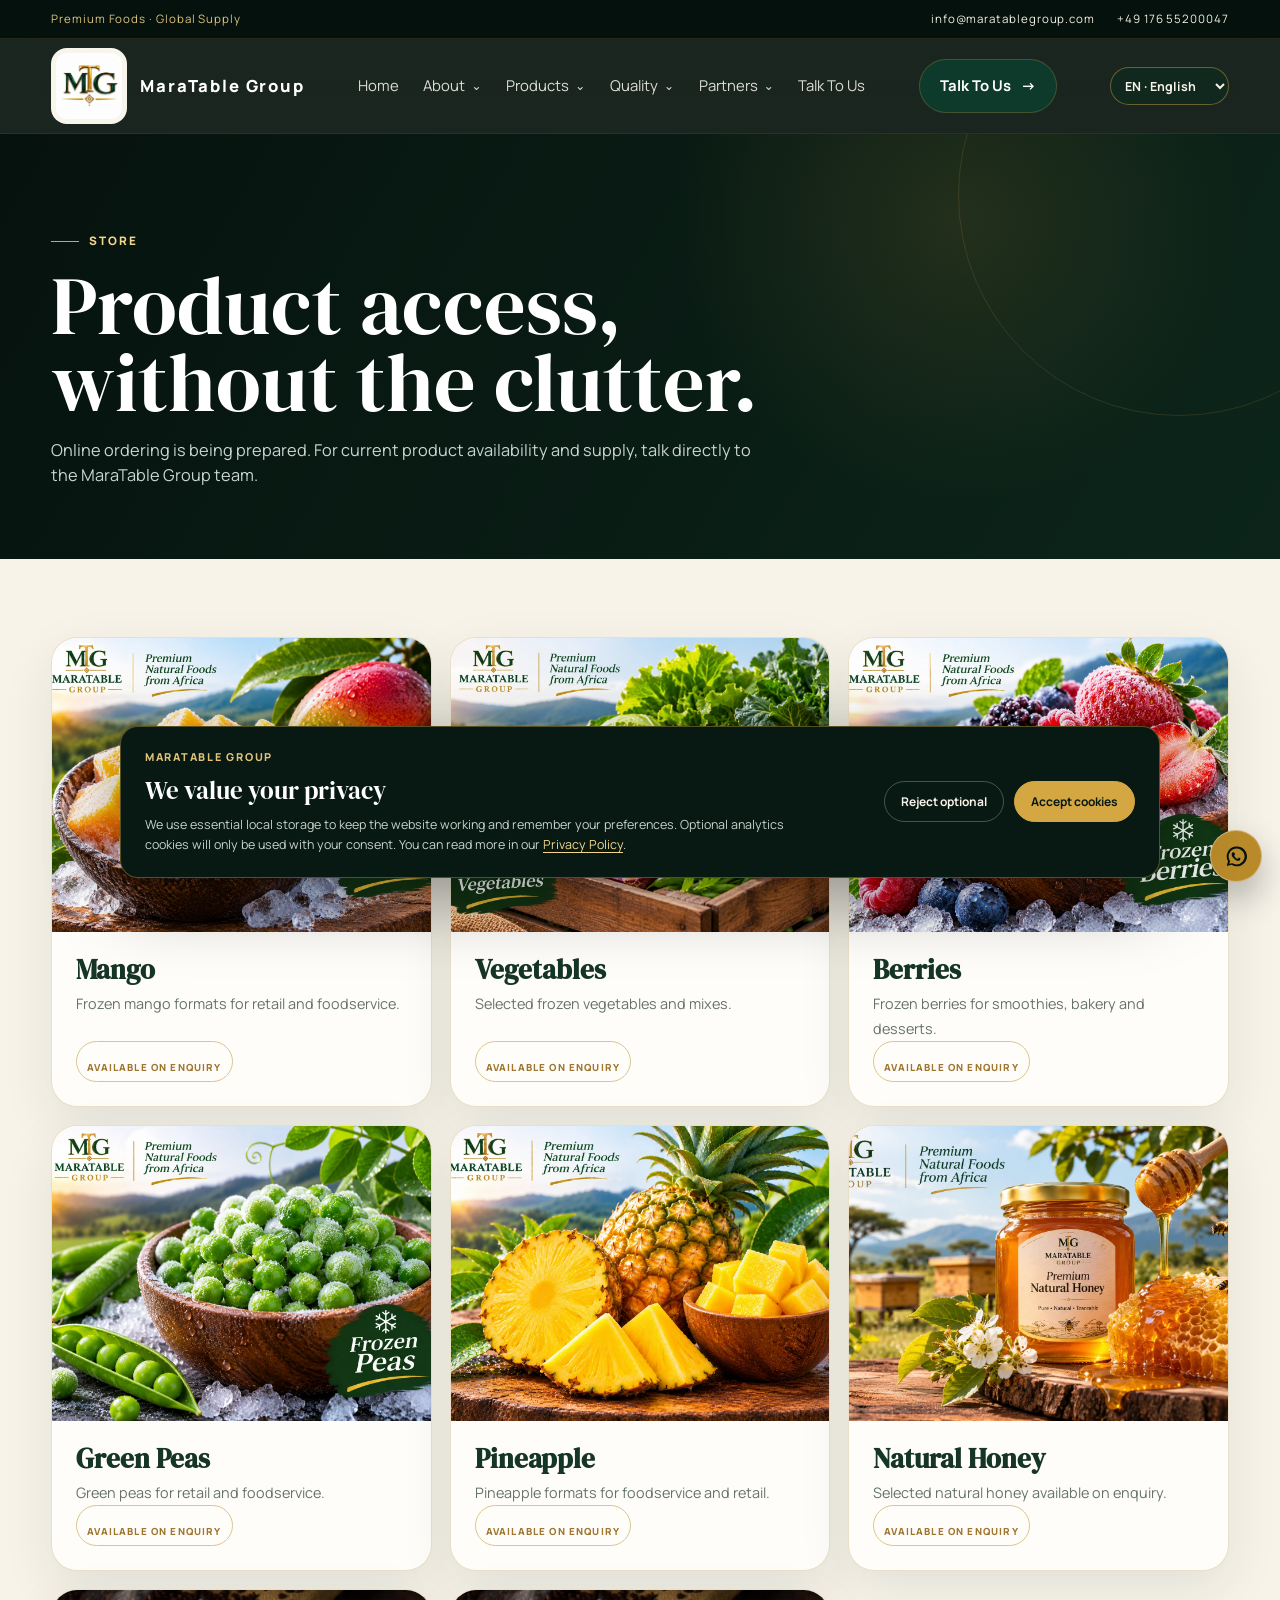
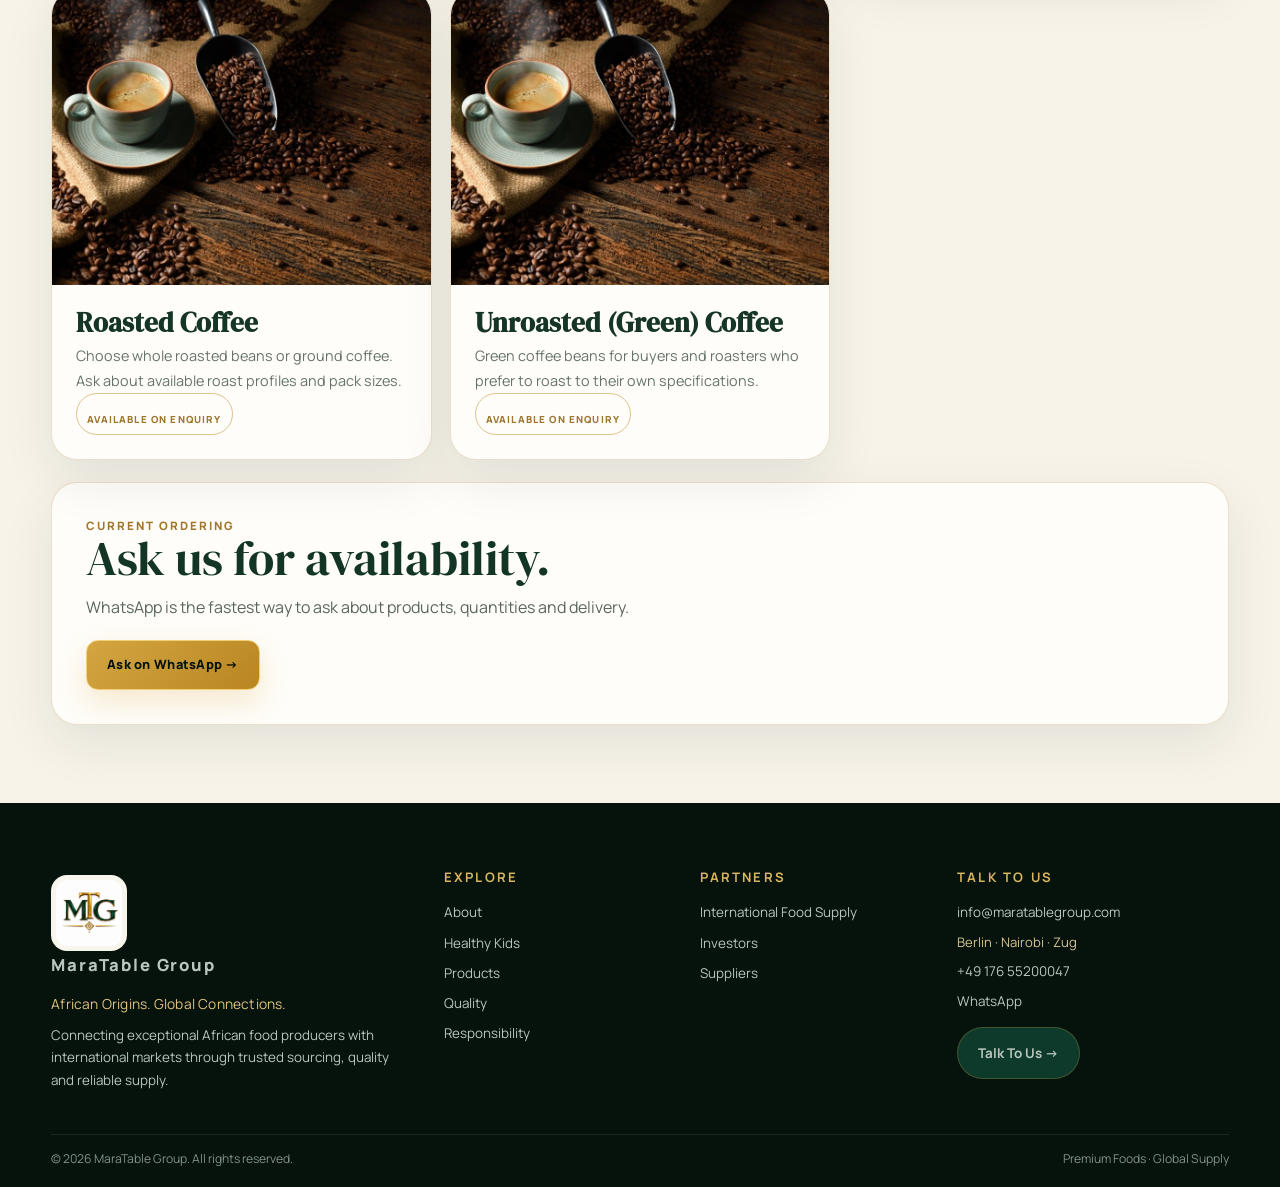
<file: store.html>
<!doctype html><html lang="en"><head><meta charset="utf-8"><meta name="viewport" content="width=device-width,initial-scale=1"><title>Wholesale Product Availability | MaraTable Group</title><meta name="description" content="Ask MaraTable Group about current availability of frozen foods, roasted coffee and unroasted green coffee for wholesale and foodservice enquiries.">
<link rel="canonical" href="https://www.maratable.com/store.html">
<link rel="alternate" hreflang="en" href="https://www.maratable.com/store.html">
<link rel="alternate" hreflang="de-DE" href="https://www.maratable.com/store.html?lang=de">
<link rel="alternate" hreflang="fr-FR" href="https://www.maratable.com/store.html?lang=fr">
<link rel="alternate" hreflang="it-IT" href="https://www.maratable.com/store.html?lang=it">
<link rel="alternate" hreflang="es-ES" href="https://www.maratable.com/store.html?lang=es">
<link rel="alternate" hreflang="x-default" href="https://www.maratable.com/store.html">
<meta property="og:locale" content="en_GB">
<meta property="og:type" content="website">
<meta property="og:site_name" content="MaraTable Group">
<meta property="og:title" content="Wholesale Product Availability | MaraTable Group">
<meta property="og:description" content="Ask MaraTable Group about current availability of frozen foods, roasted coffee and unroasted green coffee for wholesale and foodservice enquiries.">
<meta property="og:url" content="https://www.maratable.com/store.html">
<meta property="og:image" content="https://www.maratable.com/assets/hero-farm-harvest.webp">
<meta property="og:image:alt" content="MaraTable Group fresh produce and agricultural harvest">
<meta name="twitter:card" content="summary_large_image">
<meta name="twitter:title" content="Wholesale Product Availability | MaraTable Group">
<meta name="twitter:description" content="Ask MaraTable Group about current availability of frozen foods, roasted coffee and unroasted green coffee for wholesale and foodservice enquiries.">
<meta name="twitter:image" content="https://www.maratable.com/assets/hero-farm-harvest.webp">
<meta name="keywords" content="MaraTable Group product enquiries, roasted coffee, green coffee beans, unroasted coffee, frozen food availability, frozen mango, frozen vegetables, frozen berries, natural honey">
<link rel="stylesheet" href="styles.css"><meta name="theme-color" content="#06120e"><link rel="icon" href="assets/leaf.svg"><script defer src="analytics.js"></script><script defer src="i18n-dictionary.js"></script><script defer src="i18n.js"></script></head><body><div class="topbar"><div class="wrap"><span>Premium Foods · Global Supply</span><div class="right"><a href="mailto:info@maratablegroup.com">info@maratablegroup.com</a><a href="tel:+4917655200047">+49 176 55200047</a></div></div></div>
<header class="nav"><div class="wrap nav-inner"><a class="brand" href="index.html" aria-label="MaraTable Group home"><img src="assets/mtg-logo.jpg" alt="MaraTable Group"><span class="name">MaraTable Group</span></a><nav class="nav-links" aria-label="Main navigation"><a data-nav="home" href="index.html">Home</a><div class="nav-item"><a data-nav="about" href="company.html" aria-haspopup="true">About <span class="nav-chevron">⌄</span></a><div class="nav-dropdown"><a href="company.html#leadership">Leadership &amp; Board</a><a href="company.html">Our Story</a><a href="responsibility.html">Responsibility</a><a href="company.html#values">Values</a></div></div><div class="nav-item"><a data-nav="products" href="products.html" aria-haspopup="true">Products <span class="nav-chevron">⌄</span></a><div class="nav-dropdown"><a href="products.html#frozen-mangoes">Frozen Foods</a><a href="products.html#frozen-mangoes">Fruits</a><a href="products.html#natural-honey">Pantry</a><a href="products.html#dried-mangoes">Snacks</a><a href="products.html#fresh-vegetables">Vegetables</a></div></div><div class="nav-item"><a data-nav="quality" href="resources.html" aria-haspopup="true">Quality <span class="nav-chevron">⌄</span></a><div class="nav-dropdown"><a href="resources.html#food-safety">Food Safety</a><a href="healthy-kids.html">Healthy Kids</a><a href="resources.html">Quality</a><a href="resources.html#traceability">Sourcing &amp; Traceability</a><a href="resources.html#storage-handling">Storage &amp; Handling</a></div></div><div class="nav-item"><a data-nav="partners" href="export.html" aria-haspopup="true">Partners <span class="nav-chevron">⌄</span></a><div class="nav-dropdown"><a href="export.html">International Food Supply</a><a href="investors.html">Investors</a><a href="suppliers.html">Suppliers</a></div></div><a data-nav="contact" href="contact.html">Talk To Us</a></nav><a class="nav-cta" href="contact.html">Talk To Us <span>→</span></a><button class="menu" data-menu aria-label="Open menu" aria-controls="mobile-navigation" aria-expanded="false">☰</button></div><div class="drawer" id="mobile-navigation" aria-label="Mobile navigation"><a href="index.html">Home</a><details><summary>About</summary><a href="company.html#leadership">Leadership &amp; Board</a><a href="company.html">Our Story</a><a href="responsibility.html">Responsibility</a><a href="company.html#values">Values</a></details><details><summary>Products</summary><a href="products.html#frozen-mangoes">Frozen Foods</a><a href="products.html#frozen-mangoes">Fruits</a><a href="products.html#natural-honey">Pantry</a><a href="products.html#dried-mangoes">Snacks</a><a href="products.html#fresh-vegetables">Vegetables</a></details><details><summary>Quality</summary><a href="resources.html#food-safety">Food Safety</a><a href="healthy-kids.html">Healthy Kids</a><a href="resources.html">Quality</a><a href="resources.html#traceability">Sourcing &amp; Traceability</a><a href="resources.html#storage-handling">Storage &amp; Handling</a></details><details><summary>Partners</summary><a href="export.html">International Food Supply</a><a href="investors.html">Investors</a><a href="suppliers.html">Suppliers</a></details><a href="contact.html">Talk To Us</a></div></header>

<main>
<section class="page-hero"><div class="wrap"><span class="eyebrow">Store</span><h1>Product access,<br>without the clutter.</h1><p>Online ordering is being prepared. For current product availability and supply, talk directly to the MaraTable Group team.</p></div></section>
<section class="content"><div class="wrap"><div class="product-list"><article class="catalog-card"><img src="assets/frozen-mangoes-new.webp" alt="Mango"><div class="body"><h3>Mango</h3><p>Frozen mango formats for retail and foodservice.</p><span class="tag">Available on enquiry</span></div></article><article class="catalog-card"><img src="assets/fresh-vegetables-new.webp" alt="Vegetables"><div class="body"><h3>Vegetables</h3><p>Selected frozen vegetables and mixes.</p><span class="tag">Available on enquiry</span></div></article><article class="catalog-card"><img src="assets/frozen-berries-new.webp" alt="Mixed berries"><div class="body"><h3>Berries</h3><p>Frozen berries for smoothies, bakery and desserts.</p><span class="tag">Available on enquiry</span></div></article><article class="catalog-card"><img src="assets/frozen-peas-new.webp" alt="Green peas"><div class="body"><h3>Green Peas</h3><p>Green peas for retail and foodservice.</p><span class="tag">Available on enquiry</span></div></article><article class="catalog-card"><img src="assets/pineapple-new.webp" alt="Pineapple"><div class="body"><h3>Pineapple</h3><p>Pineapple formats for foodservice and retail.</p><span class="tag">Available on enquiry</span></div></article><article class="catalog-card"><img src="assets/natural-honey.webp" alt="Natural honey and honeycomb"><div class="body"><h3>Natural Honey</h3><p>Selected natural honey available on enquiry.</p><span class="tag">Available on enquiry</span></div></article><article class="catalog-card"><img src="assets/coffee-roasted-unroasted.webp" alt="Roasted coffee beans and brewed coffee" loading="lazy"><div class="body"><h3>Roasted Coffee</h3><p>Choose whole roasted beans or ground coffee. Ask about available roast profiles and pack sizes.</p><span class="tag">Available on enquiry</span></div></article><article class="catalog-card"><img src="assets/coffee-roasted-unroasted.webp" alt="Unroasted green coffee beans" loading="lazy"><div class="body"><h3>Unroasted (Green) Coffee</h3><p>Green coffee beans for buyers and roasters who prefer to roast to their own specifications.</p><span class="tag">Available on enquiry</span></div></article></div><div class="panel" style="margin-top:22px"><div class="kicker">Current ordering</div><h2>Ask us for availability.</h2><p>WhatsApp is the fastest way to ask about products, quantities and delivery.</p><a class="btn primary" href="https://wa.me/4917655200047?text=Hello%20MaraTable%20Group%2C%20I%20would%20like%20to%20ask%20about%20product%20availability." target="_blank" rel="noopener noreferrer" style="margin-top:20px">Ask on WhatsApp →</a></div></div></section>
</main>
<footer class="footer"><div class="wrap footer-grid"><div class="footer-brand-col"><a class="brand footer-brand" href="index.html"><img src="assets/mtg-logo.jpg" alt="MaraTable Group"><span class="name">MaraTable Group</span></a><p class="footer-tagline">African Origins. Global Connections.</p><p class="footer-description">Connecting exceptional African food producers with international markets through trusted sourcing, quality and reliable supply.</p></div><div><h4>Explore</h4><a href="company.html">About</a><a href="healthy-kids.html">Healthy Kids</a><a href="products.html">Products</a><a href="resources.html">Quality</a><a href="responsibility.html">Responsibility</a></div><div><h4>Partners</h4><a href="export.html">International Food Supply</a><a href="investors.html">Investors</a><a href="suppliers.html">Suppliers</a></div><div><h4>Talk To Us</h4><a href="mailto:info@maratablegroup.com">info@maratablegroup.com</a><span class="footer-locations">Berlin · Nairobi · Zug</span><a href="tel:+4917655200047">+49 176 55200047</a><a href="https://wa.me/4917655200047?text=Hello%20MaraTable%20Group%2C%20I%20would%20like%20to%20make%20an%20enquiry." target="_blank" rel="noopener noreferrer">WhatsApp</a><a class="nav-cta" style="margin-top:15px;width:max-content" href="contact.html">Talk To Us →</a></div></div><div class="wrap footer-bottom"><span>© <span data-year></span> MaraTable Group. All rights reserved.</span><span>Premium Foods · Global Supply</span></div></footer>
<a class="float-wa" href="https://wa.me/4917655200047?text=Hello%20MaraTable%20Group%2C%20I%20would%20like%20to%20make%20an%20enquiry." target="_blank" rel="noopener noreferrer" aria-label="WhatsApp"><svg viewBox="0 0 32 32" width="25" height="25" aria-hidden="true" focusable="false"><path fill="currentColor" d="M16 3.2A12.6 12.6 0 0 0 5.1 22.1L3.5 28l6.1-1.6A12.7 12.7 0 1 0 16 3.2Zm0 22.9a10.2 10.2 0 0 1-5.2-1.4l-.4-.2-3.6.9 1-3.5-.2-.4A10.2 10.2 0 1 1 16 26.1Zm5.6-7.6c-.3-.2-1.8-.9-2.1-1s-.5-.2-.7.2-.8 1-.9 1.2-.3.2-.6.1a8.4 8.4 0 0 1-2.5-1.5 9.3 9.3 0 0 1-1.7-2.1c-.2-.3 0-.5.1-.6l.5-.6c.2-.2.2-.3.3-.5s0-.4 0-.5-.7-1.7-1-2.3c-.2-.5-.5-.4-.7-.4h-.6c-.2 0-.5.1-.8.4s-1.1 1.1-1.1 2.6 1.1 3 1.2 3.2a11.4 11.4 0 0 0 4.4 4c.6.3 1.1.5 1.5.6.6.2 1.2.2 1.7.1.5-.1 1.8-.7 2-1.4.3-.7.3-1.3.2-1.4s-.2-.2-.5-.4Z"/></svg></a>
<script src="script.js"></script></body></html>
</file>
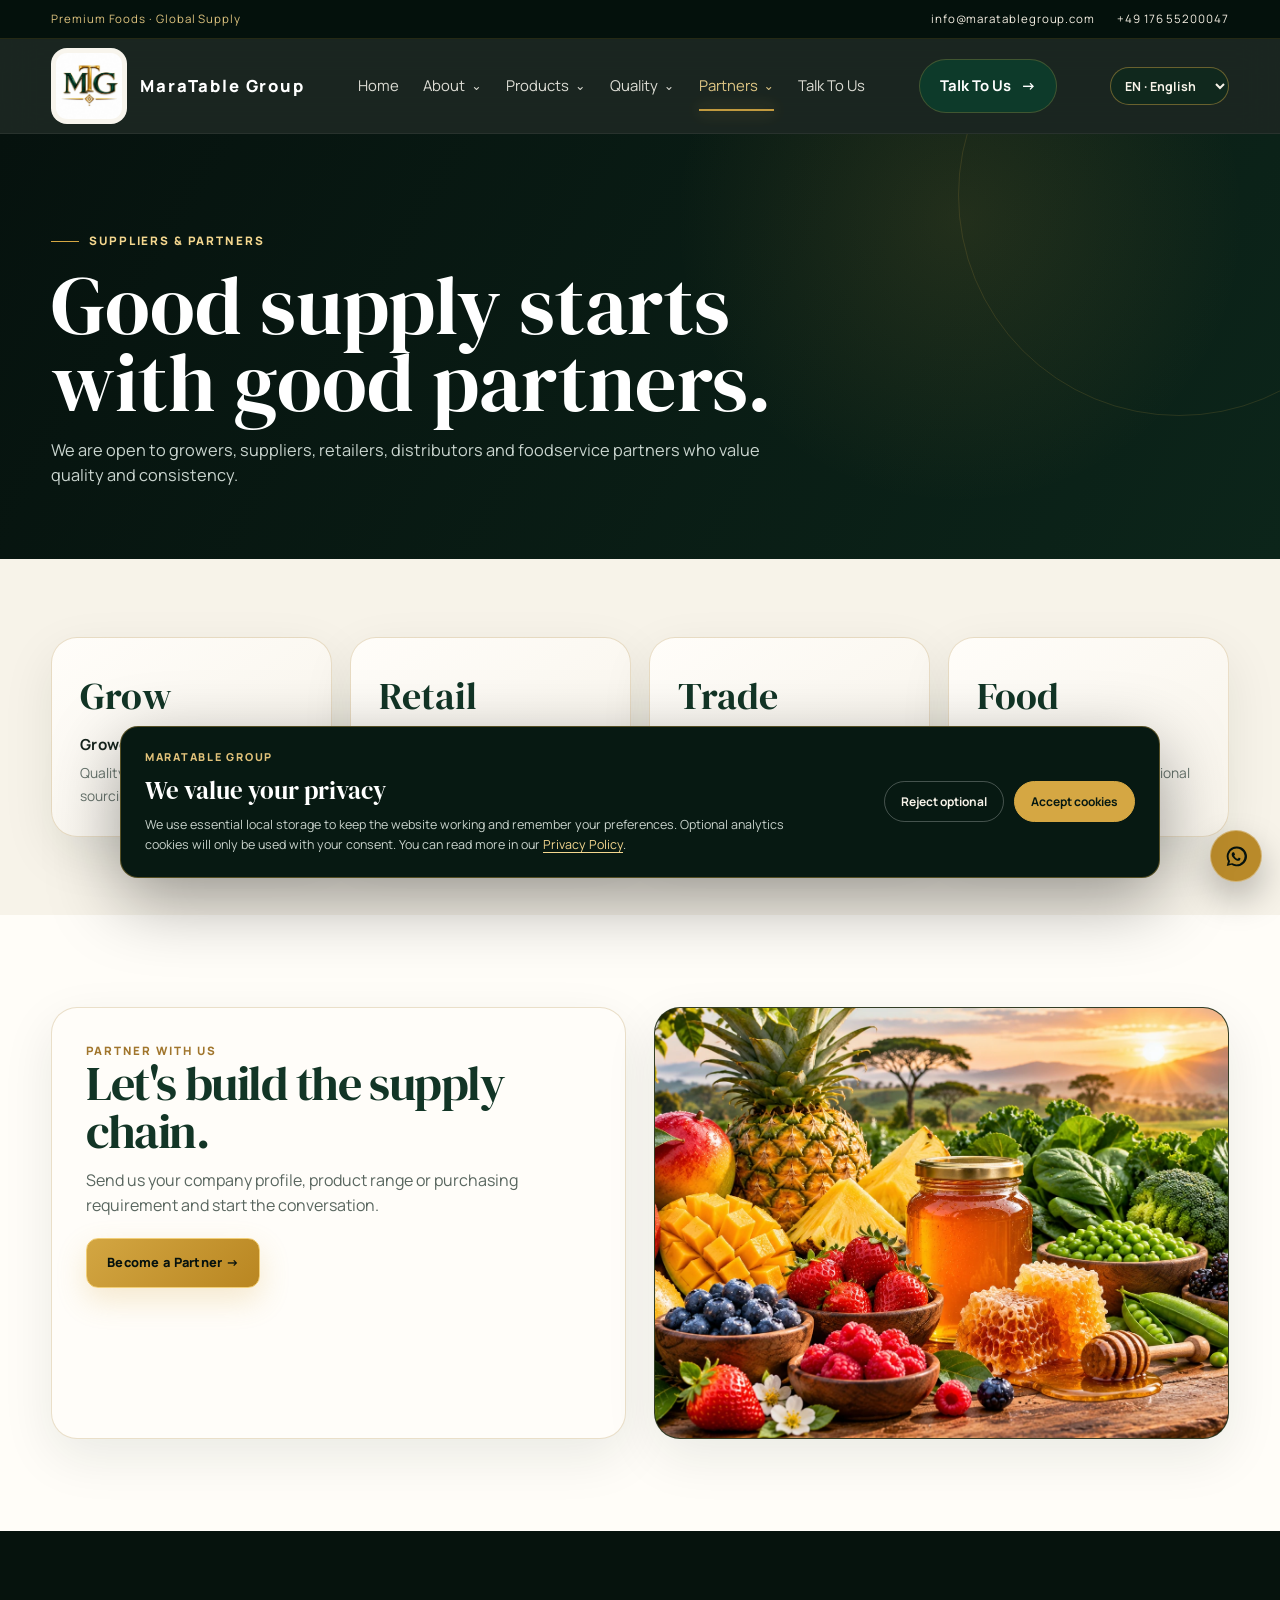
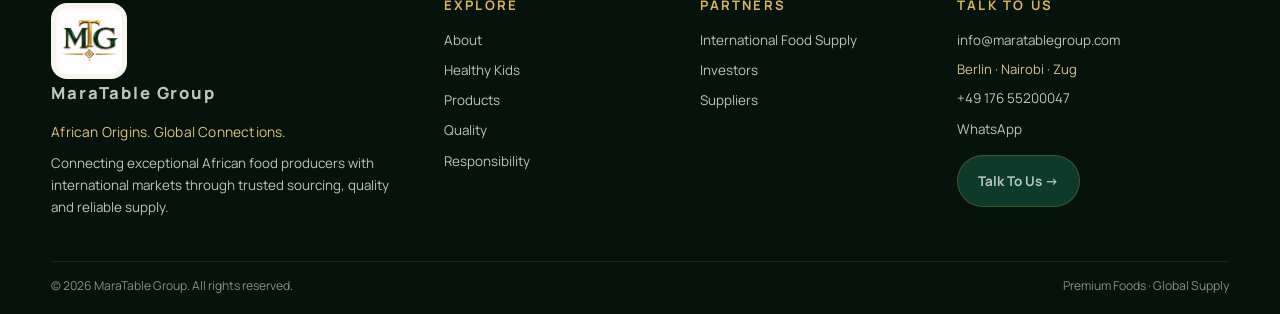
<file: suppliers.html>
<!doctype html><html lang="en"><head><meta charset="utf-8"><meta name="viewport" content="width=device-width,initial-scale=1"><title>Food Supplier &amp; Grower Partnerships | MaraTable Group</title><meta name="description" content="Partner with MaraTable Group as a grower, food supplier, retailer, distributor or foodservice buyer.">
<link rel="canonical" href="https://www.maratable.com/suppliers.html">
<link rel="alternate" hreflang="en" href="https://www.maratable.com/suppliers.html">
<link rel="alternate" hreflang="de-DE" href="https://www.maratable.com/suppliers.html?lang=de">
<link rel="alternate" hreflang="fr-FR" href="https://www.maratable.com/suppliers.html?lang=fr">
<link rel="alternate" hreflang="it-IT" href="https://www.maratable.com/suppliers.html?lang=it">
<link rel="alternate" hreflang="es-ES" href="https://www.maratable.com/suppliers.html?lang=es">
<link rel="alternate" hreflang="x-default" href="https://www.maratable.com/suppliers.html">
<meta property="og:locale" content="en_GB">
<meta property="og:type" content="website">
<meta property="og:site_name" content="MaraTable Group">
<meta property="og:title" content="Food Supplier &amp; Grower Partnerships | MaraTable Group">
<meta property="og:description" content="Partner with MaraTable Group as a grower, food supplier, retailer, distributor or foodservice buyer.">
<meta property="og:url" content="https://www.maratable.com/suppliers.html">
<meta property="og:image" content="https://www.maratable.com/assets/hero-farm-harvest.webp">
<meta property="og:image:alt" content="MaraTable Group fresh produce and agricultural harvest">
<meta name="twitter:card" content="summary_large_image">
<meta name="twitter:title" content="Food Supplier &amp; Grower Partnerships | MaraTable Group">
<meta name="twitter:description" content="Partner with MaraTable Group as a grower, food supplier, retailer, distributor or foodservice buyer.">
<meta name="twitter:image" content="https://www.maratable.com/assets/hero-farm-harvest.webp">
<meta name="keywords" content="food suppliers, agricultural growers, food distributors, retail supply partners, foodservice buyers">
<link rel="stylesheet" href="styles.css"><meta name="theme-color" content="#06120e"><link rel="icon" href="assets/leaf.svg"><script defer src="analytics.js"></script><script defer src="i18n-dictionary.js"></script><script defer src="i18n.js"></script></head><body><div class="topbar"><div class="wrap"><span>Premium Foods · Global Supply</span><div class="right"><a href="mailto:info@maratablegroup.com">info@maratablegroup.com</a><a href="tel:+4917655200047">+49 176 55200047</a></div></div></div>
<header class="nav"><div class="wrap nav-inner"><a class="brand" href="index.html" aria-label="MaraTable Group home"><img src="assets/mtg-logo.jpg" alt="MaraTable Group"><span class="name">MaraTable Group</span></a><nav class="nav-links" aria-label="Main navigation"><a data-nav="home" href="index.html">Home</a><div class="nav-item"><a data-nav="about" href="company.html" aria-haspopup="true">About <span class="nav-chevron">⌄</span></a><div class="nav-dropdown"><a href="company.html#leadership">Leadership &amp; Board</a><a href="company.html">Our Story</a><a href="responsibility.html">Responsibility</a><a href="company.html#values">Values</a></div></div><div class="nav-item"><a data-nav="products" href="products.html" aria-haspopup="true">Products <span class="nav-chevron">⌄</span></a><div class="nav-dropdown"><a href="products.html#frozen-mangoes">Frozen Foods</a><a href="products.html#frozen-mangoes">Fruits</a><a href="products.html#natural-honey">Pantry</a><a href="products.html#dried-mangoes">Snacks</a><a href="products.html#fresh-vegetables">Vegetables</a></div></div><div class="nav-item"><a data-nav="quality" href="resources.html" aria-haspopup="true">Quality <span class="nav-chevron">⌄</span></a><div class="nav-dropdown"><a href="resources.html#food-safety">Food Safety</a><a href="healthy-kids.html">Healthy Kids</a><a href="resources.html">Quality</a><a href="resources.html#traceability">Sourcing &amp; Traceability</a><a href="resources.html#storage-handling">Storage &amp; Handling</a></div></div><div class="nav-item"><a data-nav="partners" href="export.html" aria-haspopup="true">Partners <span class="nav-chevron">⌄</span></a><div class="nav-dropdown"><a href="export.html">International Food Supply</a><a href="investors.html">Investors</a><a href="suppliers.html">Suppliers</a></div></div><a data-nav="contact" href="contact.html">Talk To Us</a></nav><a class="nav-cta" href="contact.html">Talk To Us <span>→</span></a><button class="menu" data-menu aria-label="Open menu" aria-controls="mobile-navigation" aria-expanded="false">☰</button></div><div class="drawer" id="mobile-navigation" aria-label="Mobile navigation"><a href="index.html">Home</a><details><summary>About</summary><a href="company.html#leadership">Leadership &amp; Board</a><a href="company.html">Our Story</a><a href="responsibility.html">Responsibility</a><a href="company.html#values">Values</a></details><details><summary>Products</summary><a href="products.html#frozen-mangoes">Frozen Foods</a><a href="products.html#frozen-mangoes">Fruits</a><a href="products.html#natural-honey">Pantry</a><a href="products.html#dried-mangoes">Snacks</a><a href="products.html#fresh-vegetables">Vegetables</a></details><details><summary>Quality</summary><a href="resources.html#food-safety">Food Safety</a><a href="healthy-kids.html">Healthy Kids</a><a href="resources.html">Quality</a><a href="resources.html#traceability">Sourcing &amp; Traceability</a><a href="resources.html#storage-handling">Storage &amp; Handling</a></details><details><summary>Partners</summary><a href="export.html">International Food Supply</a><a href="investors.html">Investors</a><a href="suppliers.html">Suppliers</a></details><a href="contact.html">Talk To Us</a></div></header>

<main>
<section class="page-hero"><div class="wrap"><span class="eyebrow">Suppliers & partners</span><h1>Good supply starts<br>with good partners.</h1><p>We are open to growers, suppliers, retailers, distributors and foodservice partners who value quality and consistency.</p></div></section>
<section class="content"><div class="wrap"><div class="grid-4"><div class="stat-card"><div class="big">Grow</div><b>Growers</b><p>Quality produce and responsible sourcing.</p></div><div class="stat-card"><div class="big">Retail</div><b>Retailers</b><p>Product ranges for modern shelves.</p></div><div class="stat-card"><div class="big">Trade</div><b>Distributors</b><p>Reliable supply and clear communication.</p></div><div class="stat-card"><div class="big">Food</div><b>Foodservice</b><p>Practical formats for professional kitchens.</p></div></div></div></section>
<section class="section light"><div class="wrap content-grid"><div class="panel"><div class="kicker">Partner with us</div><h2>Let's build the supply chain.</h2><p>Send us your company profile, product range or purchasing requirement and start the conversation.</p><a class="btn primary" href="contact.html" style="margin-top:20px">Become a Partner →</a></div><div class="media-card"><img src="assets/hero-farm-sunrise.webp" alt="Agricultural landscape and growing partnerships"></div></div></section>
</main>
<footer class="footer"><div class="wrap footer-grid"><div class="footer-brand-col"><a class="brand footer-brand" href="index.html"><img src="assets/mtg-logo.jpg" alt="MaraTable Group"><span class="name">MaraTable Group</span></a><p class="footer-tagline">African Origins. Global Connections.</p><p class="footer-description">Connecting exceptional African food producers with international markets through trusted sourcing, quality and reliable supply.</p></div><div><h4>Explore</h4><a href="company.html">About</a><a href="healthy-kids.html">Healthy Kids</a><a href="products.html">Products</a><a href="resources.html">Quality</a><a href="responsibility.html">Responsibility</a></div><div><h4>Partners</h4><a href="export.html">International Food Supply</a><a href="investors.html">Investors</a><a href="suppliers.html">Suppliers</a></div><div><h4>Talk To Us</h4><a href="mailto:info@maratablegroup.com">info@maratablegroup.com</a><span class="footer-locations">Berlin · Nairobi · Zug</span><a href="tel:+4917655200047">+49 176 55200047</a><a href="https://wa.me/4917655200047?text=Hello%20MaraTable%20Group%2C%20I%20would%20like%20to%20make%20an%20enquiry." target="_blank" rel="noopener noreferrer">WhatsApp</a><a class="nav-cta" style="margin-top:15px;width:max-content" href="contact.html">Talk To Us →</a></div></div><div class="wrap footer-bottom"><span>© <span data-year></span> MaraTable Group. All rights reserved.</span><span>Premium Foods · Global Supply</span></div></footer>
<a class="float-wa" href="https://wa.me/4917655200047?text=Hello%20MaraTable%20Group%2C%20I%20would%20like%20to%20make%20an%20enquiry." target="_blank" rel="noopener noreferrer" aria-label="WhatsApp"><svg viewBox="0 0 32 32" width="25" height="25" aria-hidden="true" focusable="false"><path fill="currentColor" d="M16 3.2A12.6 12.6 0 0 0 5.1 22.1L3.5 28l6.1-1.6A12.7 12.7 0 1 0 16 3.2Zm0 22.9a10.2 10.2 0 0 1-5.2-1.4l-.4-.2-3.6.9 1-3.5-.2-.4A10.2 10.2 0 1 1 16 26.1Zm5.6-7.6c-.3-.2-1.8-.9-2.1-1s-.5-.2-.7.2-.8 1-.9 1.2-.3.2-.6.1a8.4 8.4 0 0 1-2.5-1.5 9.3 9.3 0 0 1-1.7-2.1c-.2-.3 0-.5.1-.6l.5-.6c.2-.2.2-.3.3-.5s0-.4 0-.5-.7-1.7-1-2.3c-.2-.5-.5-.4-.7-.4h-.6c-.2 0-.5.1-.8.4s-1.1 1.1-1.1 2.6 1.1 3 1.2 3.2a11.4 11.4 0 0 0 4.4 4c.6.3 1.1.5 1.5.6.6.2 1.2.2 1.7.1.5-.1 1.8-.7 2-1.4.3-.7.3-1.3.2-1.4s-.2-.2-.5-.4Z"/></svg></a>
<script src="script.js"></script></body></html>
</file>
<file: styles.css>
@import url('https://fonts.googleapis.com/css2?family=DM+Serif+Display:ital@0;1&family=Manrope:wght@400;500;600;700;800&display=swap');
:root{
  --bg:#06120e;--bg2:#0b1f17;--card:#0d281d;--card2:#123729;--cream:#f7f3e9;--paper:#fffdf8;--ink:#15231c;--muted:#718078;--white:#fff;--gold:#d5a743;--gold2:#f4d78f;--line:rgba(213,167,67,.25);--shadow:0 30px 80px rgba(0,0,0,.28);--display:'2050 Farm','DM Serif Display',Georgia,serif;--sans:'Manrope',system-ui,sans-serif;
}
*{box-sizing:border-box;margin:0;padding:0}html{scroll-behavior:smooth}body{font-family:var(--sans);background:var(--cream);color:var(--ink);line-height:1.55;overflow-x:hidden}a{color:inherit;text-decoration:none}img{max-width:100%;display:block}.wrap{width:min(1280px,92vw);margin:0 auto}.gold{color:var(--gold)}
.topbar{background:#04110c;color:#ddc27e;border-bottom:1px solid rgba(213,167,67,.16);font-size:.72rem;letter-spacing:.08em}.topbar .wrap{height:38px;display:flex;align-items:center;justify-content:space-between;gap:20px}.topbar .right{display:flex;gap:22px;color:#f4eee2}.topbar a:hover{color:var(--gold2)}
.nav{position:sticky;top:0;z-index:70;background:rgba(7,20,15,.92);backdrop-filter:blur(18px);border-bottom:1px solid rgba(255,255,255,.06)}.nav-inner{height:84px;display:flex;align-items:center;justify-content:space-between;gap:24px}.brand{display:flex;align-items:center;gap:11px;color:#fff}.brand img{width:57px;height:57px;border-radius:14px;object-fit:contain;background:#f8f5ed;padding:5px}.brand .name{font-weight:800;letter-spacing:.16em;font-size:1.02rem}.brand small{display:block;color:var(--gold);letter-spacing:.28em;font-size:.62rem;margin-top:2px}.nav-links{display:flex;align-items:center;gap:22px;color:#f2f0e8;font-size:.96rem}.nav-links a{position:relative;padding:30px 0;opacity:.9}.nav-links a:hover{opacity:1;color:#fff}.nav-links a.active{color:var(--gold2)}.nav-links a.active:after{content:"";position:absolute;left:0;right:0;bottom:17px;height:2px;background:var(--gold);box-shadow:0 0 16px rgba(213,167,67,.6)}.nav-cta{display:inline-flex;align-items:center;gap:10px;background:#0d3a2a;border:1px solid var(--line);color:#fff;padding:12px 18px;border-radius:999px;font-weight:700;font-size:.88rem}.nav-cta:hover{transform:translateY(-1px);box-shadow:0 12px 26px rgba(0,0,0,.25)}.menu{display:none;background:none;border:0;color:#fff;font-size:28px}
.drawer{display:none;background:#071912;border-top:1px solid rgba(255,255,255,.06)}.drawer.open{display:grid;padding:15px 4vw 22px;grid-template-columns:repeat(2,1fr);gap:8px}.drawer a{padding:12px 8px;border:1px solid rgba(255,255,255,.06);border-radius:12px;color:#fff}
.hero{position:relative;overflow:hidden;background:radial-gradient(circle at 73% 55%,rgba(213,167,67,.15),transparent 26%),linear-gradient(100deg,#04110c 0%,#0a2017 48%,#0e2b1f 100%);color:#fff}.hero-grid{display:grid;grid-template-columns:48% 52%;min-height:615px;align-items:stretch}.hero-copy{padding:76px 0 54px;display:flex;flex-direction:column;justify-content:center;position:relative;z-index:4}.eyebrow{display:inline-flex;align-items:center;gap:10px;color:var(--gold2);font-size:.73rem;letter-spacing:.16em;font-weight:800;text-transform:uppercase}.eyebrow:before{content:"";width:28px;height:1px;background:var(--gold)}.hero h1{font-family:var(--display);font-weight:400;font-size:clamp(4rem,6vw,6.1rem);line-height:.94;letter-spacing:-.04em;margin:18px 0 20px;max-width:680px}.hero h1 span{color:var(--gold2)}.hero p{max-width:560px;color:#d7ded9;font-size:1.05rem;line-height:1.65}.actions{display:flex;gap:14px;margin:28px 0 28px}.btn{display:inline-flex;align-items:center;justify-content:center;gap:12px;border-radius:12px;padding:14px 20px;font-weight:800;font-size:.8rem;letter-spacing:.02em;border:1px solid rgba(255,255,255,.22);transition:.25s ease}.btn.primary{background:linear-gradient(135deg,#d3a642,#b98621);color:#06120e;border-color:#f2cf77;box-shadow:0 12px 30px rgba(213,167,67,.24)}.btn.secondary{background:rgba(255,255,255,.02);color:#fff;border-color:var(--gold)}.btn:hover{transform:translateY(-2px);box-shadow:0 14px 30px rgba(0,0,0,.22)}
.hero-meta{display:grid;grid-template-columns:repeat(4,1fr);gap:12px;max-width:670px;padding-top:14px;border-top:1px solid rgba(255,255,255,.09)}.hero-meta .item{display:flex;align-items:flex-start;gap:10px}.hero-meta .icon{width:34px;height:34px;border:1px solid var(--gold);border-radius:50%;display:grid;place-items:center;color:var(--gold2);font-size:.78rem;flex:0 0 auto}.hero-meta b{font-size:.75rem;line-height:1.2;display:block}.hero-meta small{display:block;color:#aebbb3;font-size:.64rem;margin-top:4px;line-height:1.35}
.hero-stage{position:relative;min-height:615px;display:flex;align-items:center;justify-content:center;overflow:hidden}.hero-stage:before,.hero-stage:after{content:"";position:absolute;border-radius:50%;filter:blur(1px)}.hero-stage:before{width:560px;height:560px;border:1px solid rgba(213,167,67,.22);box-shadow:0 0 100px rgba(213,167,67,.09) inset}.hero-stage:after{width:820px;height:820px;border:1px dashed rgba(213,167,67,.11);transform:rotate(10deg)}.hero-orb{position:absolute;width:520px;height:520px;border-radius:50%;background:radial-gradient(circle at 50% 50%,rgba(213,167,67,.24),transparent 65%);filter:blur(12px)}
.hero-card{position:absolute;width:245px;border-radius:22px;overflow:hidden;border:1px solid rgba(250,215,133,.55);background:linear-gradient(180deg,rgba(22,50,36,.4),rgba(6,18,12,.95));box-shadow:0 28px 60px rgba(0,0,0,.32),0 0 25px rgba(213,167,67,.18);transition:transform .7s cubic-bezier(.2,.75,.2,1),opacity .5s ease,filter .5s ease;will-change:transform}.hero-card img{width:100%;height:185px;object-fit:cover}.hero-card .hc-body{padding:14px 15px 16px}.hero-card h3{font-size:1.02rem}.hero-card p{font-size:.67rem;color:#c9d0cb;margin-top:3px}.hero-card .hc-row{display:flex;align-items:center;justify-content:space-between;margin-top:13px}.hero-card small{font-size:.6rem;color:var(--gold2);text-transform:uppercase;letter-spacing:.13em}.circle-arrow{width:28px;height:28px;border:1px solid var(--gold);border-radius:50%;display:grid;place-items:center;color:var(--gold2)}
@keyframes floaty{0%,100%{margin-top:0}50%{margin-top:-10px}}
.section{padding:92px 0}.light{background:var(--paper)}.section-head{display:flex;align-items:end;justify-content:space-between;gap:24px;margin-bottom:36px}.section-head .kicker,.kicker{font-size:.72rem;letter-spacing:.17em;text-transform:uppercase;font-weight:800;color:#a1762d}.section h2{font-family:var(--display);font-weight:400;font-size:clamp(2.7rem,4.7vw,4.8rem);line-height:.95;color:#0f3325;letter-spacing:-.03em}.section-head p{max-width:500px;color:#66736c}.link-btn{display:inline-flex;align-items:center;gap:10px;font-weight:800;color:#0f3325;border-bottom:1px solid #c9ab69;padding-bottom:4px;white-space:nowrap}
.products-rail{display:grid;grid-template-columns:repeat(5,1fr);gap:14px}.product-card{position:relative;min-height:365px;border-radius:22px;overflow:hidden;background:#133b2b;box-shadow:0 18px 46px rgba(9,31,23,.14)}.product-card img{position:absolute;inset:0;width:100%;height:100%;object-fit:cover;transition:transform .7s ease}.product-card:after{content:"";position:absolute;inset:0;background:linear-gradient(180deg,rgba(5,16,11,.05),rgba(6,22,15,.92) 83%)}.product-card:hover img{transform:scale(1.06)}.product-card .pcopy{position:absolute;left:18px;right:18px;bottom:18px;z-index:2;color:#fff}.product-card h3{font-size:1.2rem}.product-card p{font-size:.73rem;color:#d5ddd7;margin-top:5px;max-width:210px}.product-card .pcopy-row{display:flex;justify-content:space-between;align-items:end;margin-top:18px}.card-arrow{width:36px;height:36px;border-radius:50%;border:1px solid var(--gold);color:var(--gold2);display:grid;place-items:center}.product-card .tag{font-size:.61rem;text-transform:uppercase;letter-spacing:.14em;color:var(--gold2)}
.band{background:var(--bg);color:#fff;padding:56px 0}.band-grid{display:grid;grid-template-columns:repeat(4,1fr);gap:18px}.band-card{border:1px solid rgba(255,255,255,.1);background:linear-gradient(180deg,rgba(255,255,255,.02),rgba(255,255,255,.01));border-radius:20px;padding:22px;display:flex;gap:14px;align-items:flex-start}.band-card .ico{width:40px;height:40px;border:1px solid var(--gold);border-radius:50%;display:grid;place-items:center;color:var(--gold2);flex:0 0 auto}.band-card b{font-size:.84rem}.band-card p{color:#aeb9b2;font-size:.68rem;margin-top:4px}
.split-feature{display:grid;grid-template-columns:1.05fr .95fr;background:var(--bg);color:#fff;border-radius:26px;overflow:hidden;box-shadow:var(--shadow)}.split-feature .visual{min-height:460px}.split-feature .visual img{width:100%;height:100%;object-fit:cover}.split-feature .copy{padding:60px;display:flex;flex-direction:column;justify-content:center}.split-feature .copy h2{color:#fff}.split-feature .copy p{color:#c7d0cb;max-width:500px;margin:18px 0 25px}.mini-points{display:grid;grid-template-columns:repeat(2,1fr);gap:12px;margin-top:6px}.mini-point{border-top:1px solid rgba(255,255,255,.1);padding-top:14px}.mini-point b{font-size:.78rem}.mini-point p{font-size:.65rem;margin:4px 0 0;color:#9aaba1}
.page-hero{background:radial-gradient(circle at 75% 20%,rgba(213,167,67,.12),transparent 28%),linear-gradient(120deg,#06120e,#0c251a);color:#fff;padding:90px 0 70px;position:relative;overflow:hidden}.page-hero:after{content:"";position:absolute;width:440px;height:440px;border:1px solid rgba(213,167,67,.15);border-radius:50%;right:-120px;top:-160px}.page-hero h1{font-family:var(--display);font-weight:400;font-size:clamp(3.5rem,6vw,5.5rem);line-height:.95;margin-top:16px}.page-hero p{max-width:720px;color:#cad5cf;margin-top:16px;font-size:1.02rem}
.content{padding:78px 0}.content-grid{display:grid;grid-template-columns:1fr 1fr;gap:28px}.panel{background:#fff;border:1px solid #eadfca;border-radius:26px;box-shadow:0 18px 55px rgba(20,42,33,.06);padding:34px}.panel h2,.panel h3{font-family:var(--display);font-weight:400;color:#123526}.panel h2{font-size:2.7rem;line-height:1}.panel h3{font-size:2rem;line-height:1.05}.panel p{color:#59665f;margin-top:13px}.media-card{overflow:hidden;border-radius:26px;background:#0b241a;box-shadow:var(--shadow)}.media-card img{width:100%;height:100%;min-height:430px;object-fit:cover}.grid-3{display:grid;grid-template-columns:repeat(3,1fr);gap:18px}.grid-4{display:grid;grid-template-columns:repeat(4,1fr);gap:18px}.stat-card{background:#fff;border:1px solid #eadfca;border-radius:22px;padding:24px}.stat-card .big{font-family:var(--display);font-size:2.8rem;color:#123526}.stat-card b{display:block;margin-top:8px}.stat-card p{font-size:.75rem;color:#66736c;margin-top:4px}.product-list{display:grid;grid-template-columns:repeat(3,1fr);gap:18px}.catalog-card{background:#fff;border:1px solid #e8deca;border-radius:24px;overflow:hidden;box-shadow:0 16px 40px rgba(20,42,33,.06)}.catalog-card img{display:block;width:100%;height:240px;object-fit:contain;background:#f7f5ed}.catalog-card .body{padding:20px}.catalog-card h3{font-family:var(--display);font-size:1.8rem;color:#153526}.catalog-card p{font-size:.8rem;color:#66736c;margin-top:8px}.catalog-card .tag{display:inline-block;margin-top:14px;color:#9f762f;border:1px solid #dcc48d;padding:6px 10px;border-radius:999px;font-size:.61rem;font-weight:800;text-transform:uppercase;letter-spacing:.12em}.contact-layout{display:grid;grid-template-columns:1.1fr .9fr;gap:22px}.contact-card{background:#0a2419;color:#fff;border-radius:28px;padding:34px;box-shadow:var(--shadow)}.contact-row{display:flex;gap:12px;align-items:center;padding:15px 0;border-bottom:1px solid rgba(255,255,255,.09);color:#e1e8e3}.contact-form{display:grid;gap:12px}.contact-form label{font-size:.72rem;font-weight:800;color:#31443a}.contact-form input,.contact-form textarea,.contact-form select{width:100%;padding:14px 15px;border-radius:12px;border:1px solid #dcd1ba;background:#fff;font:inherit}.contact-form textarea{min-height:160px;resize:vertical}
.footer{background:#06130d;color:#fff;padding:64px 0 18px}.footer-grid{display:grid;grid-template-columns:1.6fr 1fr 1fr 1.2fr;gap:30px}.footer .brand{margin-bottom:15px}.footer h4{font-size:.68rem;letter-spacing:.17em;text-transform:uppercase;color:#d9b65e;margin-bottom:14px}.footer a,.footer p{color:#b9c6be;font-size:.73rem;display:block;margin:8px 0}.footer a:hover{color:#fff}.footer-bottom{margin-top:35px;padding-top:15px;border-top:1px solid rgba(255,255,255,.08);color:#819089;font-size:.66rem;display:flex;justify-content:space-between;gap:20px}.float-wa{position:fixed;right:18px;bottom:18px;width:52px;height:52px;border-radius:50%;display:grid;place-items:center;background:#b98a2a;color:#06120e;font-weight:900;z-index:80;box-shadow:0 16px 35px rgba(0,0,0,.28)}
.fade{animation:fade .8s ease both}@keyframes fade{from{opacity:0;transform:translateY(12px)}to{opacity:1;transform:none}}
@media(max-width:1100px){.nav-links{gap:15px}.nav-links a{font-size:.84rem}.hero-grid{grid-template-columns:1fr}.hero-copy{padding:64px 0 42px}.hero-stage{min-height:560px}.products-rail{grid-template-columns:repeat(3,1fr)}.band-grid{grid-template-columns:repeat(2,1fr)}.grid-4{grid-template-columns:repeat(2,1fr)}.product-list{grid-template-columns:repeat(2,1fr)}}
@media(max-width:820px){.topbar .right{display:none}.nav-links,.nav-cta{display:none}.menu{display:block}.hero h1{font-size:clamp(3.5rem,12vw,5.2rem)}.hero-meta{grid-template-columns:repeat(2,1fr)}.hero-stage{min-height:510px}.hero-card{width:205px}.hero-card img{height:150px}.section-head{align-items:flex-start;flex-direction:column}.split-feature,.content-grid,.contact-layout{grid-template-columns:1fr}.split-feature .copy{padding:40px}.media-card img{min-height:350px}.footer-grid{grid-template-columns:repeat(2,1fr)}}
@media(max-width:560px){.wrap{width:min(100% - 28px,1280px)}.nav-inner{height:72px}.brand img{width:48px;height:48px}.brand .name{font-size:.9rem}.hero-copy{padding:52px 0 34px}.hero h1{font-size:clamp(3rem,15vw,4.2rem)}.hero p{font-size:.9rem}.actions{flex-direction:column;align-items:flex-start}.hero-meta{gap:10px}.hero-stage{min-height:430px}.hero-stage:before{width:390px;height:390px}.hero-stage:after{width:580px;height:580px}.hero-card{width:155px;border-radius:18px}.hero-card img{height:110px}.hero-card .hc-body{padding:11px}.hero-card h3{font-size:.82rem}.hero-card p{font-size:.56rem}.hero-dots{right:50%;transform:translateX(50%)}.section{padding:70px 0}.products-rail{display:flex;overflow:auto;scroll-snap-type:x mandatory;padding-bottom:8px}.product-card{min-width:78vw;scroll-snap-align:start}.band-grid,.grid-3,.grid-4,.product-list,.footer-grid{grid-template-columns:1fr}.page-hero{padding:68px 0 52px}.page-hero h1{font-size:clamp(3rem,13vw,4.2rem)}.panel{padding:24px}.split-feature .copy{padding:32px 24px}.mini-points{grid-template-columns:1fr}.footer-bottom{flex-direction:column}.drawer.open{grid-template-columns:1fr}}


/* === MARATABLE GLOBAL PREMIUM ART DIRECTION V2 === */
.hero-v2{position:relative;min-height:760px;background:
radial-gradient(circle at 82% 45%,rgba(213,167,67,.16),transparent 24%),
radial-gradient(circle at 15% 20%,rgba(255,255,255,.04),transparent 22%),
linear-gradient(120deg,#04110c 0%,#0a2017 52%,#102b1f 100%);overflow:hidden}
.hero-v2:before{content:"";position:absolute;inset:0;background-image:linear-gradient(rgba(255,255,255,.018) 1px,transparent 1px),linear-gradient(90deg,rgba(255,255,255,.018) 1px,transparent 1px);background-size:72px 72px;mask-image:linear-gradient(90deg,rgba(0,0,0,.6),transparent 72%)}
.hero-v2-grid{min-height:760px;display:grid;grid-template-columns:48% 52%;align-items:center;position:relative;z-index:1}
.hero-v2-copy{padding:90px 0 80px}.hero-v2 h1{font-family:var(--display);font-size:clamp(4.5rem,8vw,8rem);line-height:.84;letter-spacing:-.06em;font-weight:400;margin:22px 0 26px;color:#fff}.hero-v2 h1 em{color:var(--gold2);font-style:italic}.hero-v2-copy>p{max-width:540px;font-size:1.08rem;color:#cbd5ce;line-height:1.7}.hero-proof{display:flex;align-items:center;gap:13px;margin-top:34px;color:#aebbb3;font-size:.68rem;text-transform:uppercase;letter-spacing:.13em;font-weight:800}.hero-proof i{width:4px;height:4px;border-radius:50%;background:var(--gold)}
.hero-v2-visual{position:relative;height:650px}.hero-ring{position:absolute;width:610px;height:610px;border:1px solid rgba(213,167,67,.24);border-radius:50%;top:50%;left:52%;transform:translate(-50%,-50%)}.hero-ring:after{content:"";position:absolute;inset:28px;border:1px dashed rgba(213,167,67,.18);border-radius:50%;animation:spinSlow 36s linear infinite}
@keyframes spinSlow{to{transform:rotate(360deg)}}
.hero-image{position:absolute;overflow:hidden;background:#133b2b;box-shadow:0 34px 100px rgba(0,0,0,.42);border:1px solid rgba(255,255,255,.12)}.hero-image img{width:100%;height:100%;object-fit:cover}.hero-image-main{width:360px;height:470px;left:18%;top:90px;border-radius:180px 180px 26px 26px;transform:rotate(3deg);z-index:2}.hero-image-main:after{content:"";position:absolute;inset:0;background:linear-gradient(180deg,transparent 55%,rgba(4,17,12,.28))}
.hero-image-mango{width:185px;height:225px;right:2%;top:58px;border-radius:24px;transform:rotate(8deg);z-index:3}.hero-image-pine{width:200px;height:210px;right:0;bottom:62px;border-radius:24px;transform:rotate(-7deg);z-index:4}.hero-stamp{position:absolute;left:5%;bottom:80px;width:115px;height:115px;border:1px solid var(--gold);border-radius:50%;display:grid;place-items:center;text-align:center;font-size:.63rem;letter-spacing:.17em;color:var(--gold2);line-height:1.55;transform:rotate(-11deg);z-index:5}.hero-stamp span{font-size:1.1rem}.hero-note{position:absolute;right:5%;top:310px;color:#e6d49b;font-size:.58rem;letter-spacing:.18em;line-height:1.7;writing-mode:vertical-rl}
.statement{padding:145px 0 125px;background:#f7f3e9}.statement-grid{display:grid;grid-template-columns:22% 1.1fr .85fr;gap:35px;align-items:start}.statement h2{font-family:var(--display);font-size:clamp(3.7rem,6vw,6.5rem);line-height:.9;letter-spacing:-.055em;color:#123526;font-weight:400}.statement p{font-size:1rem;color:#65736b;line-height:1.8;padding-top:18px;max-width:440px}
.product-editorial{padding:110px 0;background:#fffdf8}.editorial-head{margin-bottom:42px}.editorial-grid{display:grid;grid-template-columns:1.35fr .85fr .85fr;gap:16px}.feature-tile{position:relative;min-height:560px;border-radius:28px;overflow:hidden;background:#143b2b;color:#fff;display:block}.feature-tile img{width:100%;height:100%;position:absolute;inset:0;object-fit:contain;background:#f7f5ed;transition:transform 1s cubic-bezier(.2,.8,.2,1)}.feature-tile:after{content:"";position:absolute;inset:0;background:linear-gradient(180deg,rgba(4,17,12,.03) 30%,rgba(4,17,12,.88) 100%)}.feature-tile>div{position:absolute;inset:auto 28px 28px;z-index:2}.feature-tile span{font-size:.62rem;text-transform:uppercase;letter-spacing:.17em;color:#ecd99f}.feature-tile h3{font-family:var(--display);font-size:clamp(2.2rem,3.5vw,4rem);line-height:.88;font-weight:400;margin:12px 0 22px}.feature-tile b{font-size:.72rem;border-bottom:1px solid rgba(255,255,255,.5);padding-bottom:5px}.feature-tile:hover img{transform:scale(1.06)}.fruit-tile{min-height:600px}.veg-tile{margin-top:72px;min-height:455px}.honey-tile{min-height:455px;margin-top:135px}
.dark-editorial{background:#07170f;padding:110px 0}.dark-grid{display:grid;grid-template-columns:.9fr 1.1fr;gap:80px;align-items:center}.dark-copy h2{font-family:var(--display);font-size:clamp(4rem,6vw,6.8rem);font-weight:400;line-height:.88;color:#fff;letter-spacing:-.055em;margin:22px 0}.dark-copy h2 em{font-style:italic;color:var(--gold2)}.dark-copy p{color:#aebbb3;line-height:1.8;max-width:520px;margin-bottom:30px}.dark-image{height:580px;position:relative;border-radius:28px;overflow:hidden}.dark-image img{width:100%;height:100%;object-fit:cover}.dark-image:after{content:"";position:absolute;inset:0;background:linear-gradient(90deg,rgba(0,0,0,.22),transparent)}.image-caption{position:absolute;left:28px;bottom:26px;color:#fff;font-size:.66rem;letter-spacing:.19em;line-height:1.6;z-index:2}
.category-strip{padding:95px 0;background:#e9e1d2}.category-strip-grid{display:grid;grid-template-columns:repeat(4,1fr);gap:1px;background:#cfc3ad}.category-strip-grid>div{background:#e9e1d2;padding:28px 25px 42px;min-height:220px;transition:.3s}.category-strip-grid>div:hover{background:#ded3bd;transform:translateY(-5px)}.category-strip span{font-size:.65rem;color:#a1762d;letter-spacing:.14em}.category-strip h3{font-family:var(--display);font-weight:400;color:#123526;font-size:2.5rem;line-height:.95;margin-top:42px}
.partner-call{padding:120px 0;background:#fffdf8}.partner-box{border-top:1px solid #d7c8ac;border-bottom:1px solid #d7c8ac;padding:75px 0;display:grid;grid-template-columns:1.2fr .8fr;gap:50px;align-items:end}.partner-box h2{font-family:var(--display);font-size:clamp(3.5rem,6vw,6.5rem);font-weight:400;line-height:.9;letter-spacing:-.05em;color:#123526;margin-top:15px}.partner-side p{color:#65736b;line-height:1.8;margin-bottom:24px;max-width:410px}
@media(max-width:1000px){.hero-v2-grid{grid-template-columns:1fr;min-height:auto}.hero-v2-copy{padding:82px 0 20px}.hero-v2-visual{height:560px}.statement-grid{grid-template-columns:1fr;gap:22px}.statement p{padding-top:0}.editorial-grid{grid-template-columns:1fr 1fr}.fruit-tile{grid-row:span 2}.veg-tile,.honey-tile{margin-top:0}.dark-grid{grid-template-columns:1fr;gap:45px}.partner-box{grid-template-columns:1fr}.nav-links{gap:14px;font-size:.72rem}}
@media(max-width:700px){.hero-v2{min-height:auto}.hero-v2-copy{padding:65px 0 10px}.hero-v2 h1{font-size:clamp(3.9rem,16vw,5.4rem)}.hero-v2-copy>p{font-size:1rem}.actions{flex-direction:column;align-items:stretch}.hero-v2-visual{height:430px;margin-top:5px}.hero-ring{width:400px;height:400px;left:50%}.hero-image-main{width:240px;height:315px;left:11%;top:55px}.hero-image-mango{width:125px;height:155px;right:1%;top:34px}.hero-image-pine{width:140px;height:145px;right:1%;bottom:28px}.hero-stamp{width:82px;height:82px;font-size:.47rem;left:0;bottom:35px}.hero-note{display:none}.statement{padding:90px 0}.statement h2{font-size:clamp(3.3rem,15vw,5rem)}.product-editorial,.dark-editorial{padding:80px 0}.editorial-grid{grid-template-columns:1fr}.feature-tile,.fruit-tile,.veg-tile,.honey-tile{min-height:440px;margin-top:0}.dark-image{height:420px}.category-strip-grid{grid-template-columns:1fr 1fr}.category-strip-grid>div{min-height:165px}.category-strip h3{font-size:2rem;margin-top:25px}.partner-call{padding:85px 0}.partner-box{padding:55px 0}.hero-proof{flex-wrap:wrap}.topbar{display:none}}


/* MARATABLE V2 ART DIRECTION */
.hero-v2{min-height:760px;background:radial-gradient(circle at 80% 40%,rgba(213,167,67,.16),transparent 28%),linear-gradient(120deg,#04110c,#0b251a);color:#fff;overflow:hidden}.hero-v2-grid{min-height:760px;display:grid;grid-template-columns:48% 52%;align-items:center}.hero-v2 h1{font-family:var(--display);font-size:clamp(4.5rem,8vw,8rem);line-height:.84;letter-spacing:-.06em;font-weight:400;margin:22px 0}.hero-v2 h1 em{color:var(--gold2)}.hero-v2-copy>p{max-width:540px;font-size:1.08rem;color:#cbd5ce;line-height:1.7}.hero-proof{display:flex;gap:13px;margin-top:34px;color:#aebbb3;font-size:.68rem;text-transform:uppercase;letter-spacing:.13em;font-weight:800}.hero-proof i{width:4px;height:4px;border-radius:50%;background:var(--gold)}.hero-v2-visual{position:relative;height:650px}.hero-ring{position:absolute;width:610px;height:610px;border:1px solid rgba(213,167,67,.24);border-radius:50%;top:50%;left:52%;transform:translate(-50%,-50%)}.hero-ring:after{content:"";position:absolute;inset:28px;border:1px dashed rgba(213,167,67,.18);border-radius:50%;animation:spinSlow 36s linear infinite}@keyframes spinSlow{to{transform:rotate(360deg)}}.hero-image{position:absolute;overflow:hidden;background:#133b2b;box-shadow:0 34px 100px rgba(0,0,0,.42);border:1px solid rgba(255,255,255,.12)}.hero-image img{width:100%;height:100%;object-fit:cover}.hero-image-main{width:360px;height:470px;left:18%;top:90px;border-radius:180px 180px 26px 26px;transform:rotate(3deg);z-index:2}.hero-image-mango{width:185px;height:225px;right:2%;top:58px;border-radius:24px;transform:rotate(8deg);z-index:3}.hero-image-pine{width:200px;height:210px;right:0;bottom:62px;border-radius:24px;transform:rotate(-7deg);z-index:4}.hero-stamp{position:absolute;left:5%;bottom:80px;width:115px;height:115px;border:1px solid var(--gold);border-radius:50%;display:grid;place-items:center;text-align:center;font-size:.63rem;letter-spacing:.17em;color:var(--gold2);line-height:1.55;transform:rotate(-11deg);z-index:5}.hero-note{position:absolute;right:5%;top:310px;color:#e6d49b;font-size:.58rem;letter-spacing:.18em;line-height:1.7;writing-mode:vertical-rl}.statement{padding:145px 0 125px;background:#f7f3e9}.statement-grid{display:grid;grid-template-columns:22% 1.1fr .85fr;gap:35px;align-items:start}.statement h2{font-family:var(--display);font-size:clamp(3.7rem,6vw,6.5rem);line-height:.9;letter-spacing:-.055em;color:#123526;font-weight:400}.statement p{font-size:1rem;color:#65736b;line-height:1.8;padding-top:18px;max-width:440px}.product-editorial{padding:110px 0;background:#fffdf8}.editorial-grid{display:grid;grid-template-columns:1.35fr .85fr .85fr;gap:16px}.feature-tile{position:relative;min-height:560px;border-radius:28px;overflow:hidden;background:#143b2b;color:#fff;display:block}.feature-tile img{width:100%;height:100%;position:absolute;inset:0;object-fit:cover;transition:transform 1s}.feature-tile:after{content:"";position:absolute;inset:0;background:linear-gradient(180deg,transparent 30%,rgba(4,17,12,.88))}.feature-tile>div{position:absolute;inset:auto 28px 28px;z-index:2}.feature-tile span{font-size:.62rem;text-transform:uppercase;letter-spacing:.17em;color:#ecd99f}.feature-tile h3{font-family:var(--display);font-size:clamp(2.2rem,3.5vw,4rem);line-height:.88;font-weight:400;margin:12px 0 22px}.feature-tile b{font-size:.72rem;border-bottom:1px solid rgba(255,255,255,.5);padding-bottom:5px}.feature-tile:hover img{transform:scale(1.06)}.fruit-tile{min-height:600px}.veg-tile{margin-top:72px;min-height:455px}.honey-tile{min-height:455px;margin-top:135px}.dark-editorial{background:#07170f;padding:110px 0}.dark-grid{display:grid;grid-template-columns:.9fr 1.1fr;gap:80px;align-items:center}.dark-copy h2{font-family:var(--display);font-size:clamp(4rem,6vw,6.8rem);font-weight:400;line-height:.88;color:#fff;letter-spacing:-.055em;margin:22px 0}.dark-copy h2 em{font-style:italic;color:var(--gold2)}.dark-copy p{color:#aebbb3;line-height:1.8;max-width:520px;margin-bottom:30px}.dark-image{height:580px;position:relative;border-radius:28px;overflow:hidden}.dark-image img{width:100%;height:100%;object-fit:cover}.image-caption{position:absolute;left:28px;bottom:26px;color:#fff;font-size:.66rem;letter-spacing:.19em;line-height:1.6}.category-strip{padding:95px 0;background:#e9e1d2}.category-strip-grid{display:grid;grid-template-columns:repeat(4,1fr);gap:1px;background:#cfc3ad}.category-strip-grid>div{background:#e9e1d2;padding:28px 25px 42px;min-height:220px}.category-strip span{font-size:.65rem;color:#a1762d;letter-spacing:.14em}.category-strip h3{font-family:var(--display);font-weight:400;color:#123526;font-size:2.5rem;line-height:.95;margin-top:42px}.partner-call{padding:120px 0;background:#fffdf8}.partner-box{border-top:1px solid #d7c8ac;border-bottom:1px solid #d7c8ac;padding:75px 0;display:grid;grid-template-columns:1.2fr .8fr;gap:50px;align-items:end}.partner-box h2{font-family:var(--display);font-size:clamp(3.5rem,6vw,6.5rem);font-weight:400;line-height:.9;letter-spacing:-.05em;color:#123526;margin-top:15px}.partner-side p{color:#65736b;line-height:1.8;margin-bottom:24px;max-width:410px}
@media(max-width:1000px){.hero-v2-grid{grid-template-columns:1fr;min-height:auto}.hero-v2-copy{padding:82px 0 20px}.hero-v2-visual{height:560px}.statement-grid{grid-template-columns:1fr;gap:22px}.statement p{padding-top:0}.editorial-grid{grid-template-columns:1fr 1fr}.fruit-tile{grid-row:span 2}.veg-tile,.honey-tile{margin-top:0}.dark-grid{grid-template-columns:1fr;gap:45px}.partner-box{grid-template-columns:1fr}}@media(max-width:700px){.hero-v2 h1{font-size:clamp(3.9rem,16vw,5.4rem)}.hero-v2-copy{padding:65px 0 10px}.actions{flex-direction:column}.hero-v2-visual{height:430px}.hero-ring{width:400px;height:400px;left:50%}.hero-image-main{width:240px;height:315px;left:11%;top:55px}.hero-image-mango{width:125px;height:155px;right:1%;top:34px}.hero-image-pine{width:140px;height:145px;right:1%;bottom:28px}.hero-stamp{width:82px;height:82px;font-size:.47rem;left:0;bottom:35px}.hero-note{display:none}.statement{padding:90px 0}.product-editorial,.dark-editorial{padding:80px 0}.editorial-grid{grid-template-columns:1fr}.feature-tile,.fruit-tile,.veg-tile,.honey-tile{min-height:440px;margin-top:0}.dark-image{height:420px}.category-strip-grid{grid-template-columns:1fr 1fr}.category-strip-grid>div{min-height:165px}.category-strip h3{font-size:2rem;margin-top:25px}.partner-call{padding:85px 0}.partner-box{padding:55px 0}.topbar{display:none}}

/* Contact form states */
.form-status{font-size:.86rem;line-height:1.5;margin:0}.form-status:empty{display:none}.form-status.success{color:#176b3a}.form-status.error{color:#a32626}.form-note{font-size:.72rem;color:#65736b;line-height:1.5}.form-honeypot{position:absolute!important;left:-10000px!important;width:1px!important;height:1px!important;overflow:hidden!important}

/* Multilingual selector */
.language-select{appearance:auto;background:#10281d;border:1px solid rgba(213,167,67,.45);color:#f7f3e9;border-radius:999px;padding:10px 12px;font:700 .72rem Manrope,Arial,sans-serif;max-width:148px;min-width:78px;cursor:pointer;outline-offset:3px}.language-select:focus-visible{outline:2px solid #f4d78f}.language-select option{background:#10281d;color:#fff}@media(max-width:1100px){.language-select{margin-left:auto;max-width:130px}}@media(max-width:700px){.language-select{max-width:115px;font-size:.66rem;padding:9px 8px}.nav-inner{gap:10px}.brand img{width:47px;height:47px}.brand .name{font-size:.9rem}}


/* === MARATABLE FINAL RELEASE: CONSISTENT EDITORIAL CARD SYSTEM === */
:root{--mt-card-radius:26px;--mt-card-border:rgba(178,145,77,.28);--mt-card-shadow:0 18px 52px rgba(12,35,25,.085);--mt-card-shadow-hover:0 26px 66px rgba(12,35,25,.14)}
.panel,.stat-card,.catalog-card,.media-card,.contact-card,.executive-card,.feature-tile,.partner-box{
  border-radius:var(--mt-card-radius);
}
.panel,.stat-card,.catalog-card,.executive-card{
  border:1px solid var(--mt-card-border);
  box-shadow:var(--mt-card-shadow);
  transition:transform .35s ease,box-shadow .35s ease,border-color .35s ease;
}
.stat-card:hover,.catalog-card:hover,.panel:hover,.executive-card:hover{
  transform:translateY(-4px);
  box-shadow:var(--mt-card-shadow-hover);
  border-color:rgba(178,145,77,.5);
}
.catalog-card{display:flex;flex-direction:column;background:#fffdf9}
.catalog-card img{display:block;width:100%;height:clamp(220px,23vw,310px);object-fit:cover;background:#e9e1d2}
.catalog-card .body{display:flex;flex:1;flex-direction:column;align-items:flex-start;padding:24px}
.catalog-card h3{font-size:clamp(1.65rem,2.1vw,2.05rem);line-height:1.04}
.catalog-card p{font-size:.9rem;line-height:1.7;color:#65736b}
.catalog-card .tag{margin-top:auto;padding-top:18px}
.stat-card{background:linear-gradient(145deg,#fffdf9,#f8f4eb);padding:28px}
.stat-card .big{font-size:clamp(2.1rem,3vw,2.8rem)}
.stat-card b{font-size:.95rem;letter-spacing:.015em}
.stat-card p{font-size:.86rem;line-height:1.7}
.panel{background:#fffdf9}
.media-card{border:1px solid rgba(178,145,77,.24);box-shadow:var(--mt-card-shadow)}
.contact-card{border:1px solid rgba(213,167,67,.32);background:linear-gradient(145deg,#0c2b1e,#06150f)}
.feature-tile{box-shadow:var(--mt-card-shadow)}
.feature-tile:focus-visible,.btn:focus-visible,.nav a:focus-visible,.drawer a:focus-visible,.float-wa:focus-visible{
  outline:3px solid #d8b65f;outline-offset:4px
}
.executive-card{display:grid;grid-template-columns:minmax(220px,.82fr) 1.18fr;overflow:hidden;background:linear-gradient(145deg,#fffdf8,#f2ecdf);min-height:480px}
.executive-portrait{position:relative;min-height:480px;background:#102b20;overflow:hidden}
.executive-portrait:after{content:"";position:absolute;inset:0;background:linear-gradient(180deg,transparent 65%,rgba(4,17,12,.28))}
.executive-portrait img{display:block;width:100%;height:100%;min-height:480px;object-fit:cover;object-position:center 28%}
.executive-details{display:flex;flex-direction:column;justify-content:center;padding:clamp(28px,4vw,58px)}
.executive-details h2{font-family:var(--display);font-weight:400;color:#123526;font-size:clamp(2.5rem,4vw,4.2rem);line-height:.98;margin:18px 0}
.executive-details p{max-width:480px;color:#59665f;line-height:1.85;font-size:1rem}
.executive-signature{margin-top:34px;padding-top:18px;border-top:1px solid rgba(178,145,77,.38);font-size:.62rem;letter-spacing:.22em;color:#a17a34;font-weight:800}
.hero-carousel .hero-card{transition:transform .85s cubic-bezier(.2,.75,.2,1),opacity .7s ease,filter .7s ease;will-change:transform,opacity;backface-visibility:hidden}
.hero-carousel .hero-card img{display:block}
.hero-carousel .hero-card:after{pointer-events:none}
.hero-dots{position:absolute;left:50%;bottom:24px;transform:translateX(-50%);z-index:12;display:flex;gap:9px;align-items:center;padding:9px 13px;border:1px solid rgba(255,255,255,.18);border-radius:999px;background:rgba(5,20,14,.58);backdrop-filter:blur(12px)}
.hero-dots button{width:7px;height:7px;padding:0;border:0;border-radius:50%;background:rgba(255,255,255,.55);cursor:pointer;transition:width .25s ease,background .25s ease}
.hero-dots button.active{width:24px;border-radius:99px;background:#e1bd67}
.hero-dots button:focus-visible{outline:2px solid #fff;outline-offset:4px}
.form-status{min-height:1.4em}
.contact-form button:disabled{opacity:.65;cursor:wait;transform:none}
.float-wa{border:1px solid rgba(255,255,255,.35);transition:transform .25s ease,box-shadow .25s ease}
.float-wa:hover{transform:translateY(-3px);box-shadow:0 20px 42px rgba(0,0,0,.32)}
a[target="_blank"]{text-underline-offset:3px}
@media(max-width:820px){
  .executive-card{grid-template-columns:1fr}
  .executive-portrait,.executive-portrait img{min-height:390px;max-height:520px}
  .executive-details{padding:30px}
}
@media(max-width:560px){
  .catalog-card img{height:245px}
  .catalog-card .body{padding:21px}
  .stat-card{padding:23px}
  .hero-carousel .hero-image-main{left:11%;top:55px}
  .hero-carousel .hero-image-mango{right:1%;top:34px}
  .hero-carousel .hero-image-pine{right:1%;bottom:28px}
  .hero-dots{bottom:4px}
  .executive-portrait,.executive-portrait img{min-height:350px}
}
@media(prefers-reduced-motion:reduce){
  *,*:before,*:after{scroll-behavior:auto!important;animation-duration:.01ms!important;animation-iteration-count:1!important;transition-duration:.01ms!important}
  .hero-carousel .hero-card{will-change:auto}
}

/* MaraTable Group release additions */
.executive-email{display:inline-block;margin:10px 0 12px;color:#9a742f;font-size:.78rem;text-decoration:none}
.executive-email:hover{text-decoration:underline}
.healthy-kids-feature .media-card img{min-height:390px}
@media(max-width:760px){.healthy-kids-feature .media-card img{min-height:280px}}

/* Final release: fourth hero carousel card for the coffee range */
.hero-image-coffee{width:170px;height:190px;left:1%;bottom:54px;border-radius:22px;transform:rotate(6deg);z-index:1}
.hero-image-coffee img{object-position:center}
@media(max-width:1100px){
  .hero-image-coffee{width:150px;height:168px;left:0;bottom:36px}
}
@media(max-width:560px){
  .hero-v2{min-height:700px}
  .hero-v2-grid{min-height:700px}
  .hero-v2-visual{height:440px;max-width:100%;overflow:hidden}
  .hero-image-main{width:clamp(210px,64vw,300px);height:330px;left:15%;top:45px}
  .hero-image-mango{width:120px;height:145px;right:0;top:22px}
  .hero-image-pine{width:130px;height:140px;right:0;bottom:42px}
  .hero-image-coffee{width:112px;height:128px;left:0;bottom:34px}
  .hero-stamp{width:78px;height:78px;left:0;bottom:10px;font-size:.48rem}
  .hero-note{right:2%;top:210px;font-size:.48rem}
  .hero-dots{bottom:8px}
}
@media(prefers-reduced-motion:reduce){
  .hero-carousel .hero-card{transition:none!important}
  .hero-ring{animation:none!important}
}

.executive-specialty{color:#9a742f;font-size:.78rem;font-weight:700;letter-spacing:.035em;margin-top:-2px}

/* Final release: prevent horizontal canvas overflow and the white strip at the right edge. */
html,body{width:100%;max-width:100%;overflow-x:clip}
body{min-width:0}
main,header,footer,section{max-width:100%}
img,video,iframe{max-width:100%}
.channel-note{margin:22px auto 0;max-width:1280px;color:#65736b;font-size:.88rem;line-height:1.7}
.board-member-card .board-member-mark{min-height:480px;display:grid;place-items:center;background:linear-gradient(145deg,#0b2419,#173d2c);color:#e1bd67;font-family:var(--display);font-size:clamp(2.5rem,5vw,4rem);letter-spacing:.12em}
@media(max-width:820px){.board-member-card .board-member-mark{min-height:220px}}


/* Mobile header: avoid repeating GROUP beneath the full MaraTable Group name */
@media(max-width:820px){.nav .brand small{display:none}}

/* V1114 responsive navigation and footer refinements */
.nav-inner{gap:clamp(12px,1.5vw,22px)}.brand{gap:12px;flex-shrink:0}.brand img{width:66px;height:66px}.brand .name{font-size:.92rem;letter-spacing:.12em;white-space:nowrap}.nav-links{gap:clamp(13px,1.55vw,23px);font-size:.78rem}.nav-links>a,.nav-item>a{padding:30px 0;display:inline-flex;align-items:center;gap:6px}.nav-item{position:relative;display:flex;align-items:center;height:100%}.nav-chevron{font-size:.78rem;transition:transform .18s ease}.nav-dropdown{position:absolute;top:calc(100% - 8px);left:-18px;min-width:225px;padding:10px;background:#091b13;border:1px solid rgba(255,255,255,.1);border-radius:14px;box-shadow:0 18px 42px rgba(0,0,0,.28);display:grid;gap:2px;opacity:0;visibility:hidden;transform:translateY(8px);transition:opacity .18s ease,transform .18s ease,visibility .18s ease;z-index:90}.nav-dropdown a{padding:11px 12px;border-radius:8px;color:#e9eee9;font-size:.78rem;white-space:normal}.nav-dropdown a:hover,.nav-dropdown a:focus-visible{background:rgba(213,167,67,.12);color:#f4d78f}.nav-item:hover .nav-dropdown,.nav-item:focus-within .nav-dropdown{opacity:1;visibility:visible;transform:translateY(0)}.nav-item:hover .nav-chevron,.nav-item:focus-within .nav-chevron{transform:rotate(180deg)}.footer-brand img{width:70px;height:70px}.footer-tagline{margin:8px 0 0!important;color:#e1c27a!important;font-size:.86rem!important;letter-spacing:.015em}.footer-description{margin:5px 0 0;color:#aebbb3;font-size:.76rem}.footer-locations{display:block;color:#d5c18e;font-size:.78rem;margin-top:8px}.drawer details{border:1px solid rgba(255,255,255,.08);border-radius:12px;padding:10px 12px;color:#fff}.drawer summary{cursor:pointer;font-weight:700;list-style:none}.drawer summary::-webkit-details-marker{display:none}.drawer details>a{display:block;margin-top:7px;padding:8px 5px;border:0;color:#dce5df}
@media(max-width:1120px){.nav-inner{height:78px}.nav-links,.nav-inner>.nav-cta{display:none}.menu{display:block}.drawer.open{display:grid;padding:15px 4vw 22px;grid-template-columns:repeat(2,minmax(0,1fr));gap:9px}}
@media(max-width:560px){.nav-inner{height:72px}.brand{gap:9px}.brand img{width:56px;height:56px}.brand .name{font-size:.78rem;letter-spacing:.08em}.drawer.open{grid-template-columns:1fr}.footer-grid{grid-template-columns:1fr}.footer-brand img{width:66px;height:66px}}

/* Cookie consent — MaraTable Group */
.cookie-consent{position:fixed;left:24px;right:24px;bottom:22px;z-index:120;display:flex;align-items:center;justify-content:space-between;gap:28px;max-width:1040px;margin:0 auto;padding:22px 24px;background:#071912;color:#f7f3e9;border:1px solid rgba(213,167,67,.38);border-radius:18px;box-shadow:0 22px 70px rgba(0,0,0,.38);animation:cookie-in .28s ease-out}
.cookie-copy{max-width:680px}.cookie-kicker{display:block;color:#e1c27a;font-size:.68rem;font-weight:800;letter-spacing:.16em;text-transform:uppercase}.cookie-copy h2{margin:5px 0 6px;font-family:var(--display);font-size:1.55rem;font-weight:400;color:#fff}.cookie-copy p{color:#c8d2cb;font-size:.78rem;line-height:1.6}.cookie-copy a{color:#f4d78f;text-decoration:underline;text-underline-offset:3px}.cookie-actions{display:flex;align-items:center;gap:10px;flex-shrink:0}.cookie-actions button{border-radius:999px;padding:11px 16px;font:700 .75rem var(--sans);cursor:pointer}.cookie-reject{border:1px solid rgba(255,255,255,.25);background:transparent;color:#f7f3e9}.cookie-accept{border:1px solid #d5a743;background:#d5a743;color:#071912}.cookie-actions button:hover{transform:translateY(-1px)}.cookie-consent.is-closing{opacity:0;transform:translateY(12px);transition:opacity .2s ease,transform .2s ease}
.website-field{position:absolute!important;left:-10000px!important;width:1px!important;height:1px!important;overflow:hidden!important}
@keyframes cookie-in{from{opacity:0;transform:translateY(12px)}to{opacity:1;transform:translateY(0)}}
@media(max-width:700px){.cookie-consent{left:12px;right:12px;bottom:12px;display:block;padding:18px;border-radius:16px}.cookie-copy h2{font-size:1.4rem}.cookie-actions{margin-top:15px;display:grid;grid-template-columns:1fr 1fr}.cookie-actions button{padding:12px 10px;font-size:.72rem}}


/* MaraTable review refresh — refined navigation, readability and contact verification */
.nav-inner{height:94px;gap:clamp(16px,1.8vw,28px)}
.brand{gap:13px}
.brand img{width:76px;height:76px;border-radius:16px}
.brand .name{font-size:1rem;letter-spacing:.11em}
.nav-links{gap:clamp(17px,1.8vw,27px);font-size:.86rem}
.nav-links>a,.nav-item>a{font-size:.86rem}
.nav-dropdown a{font-size:.83rem}
.nav-cta{font-size:.86rem;padding:13px 19px}
.language-select{font-size:.78rem;min-height:38px;padding:7px 10px;border-radius:999px}
.page-hero h1{font-size:clamp(3.7rem,6.4vw,6rem)}
.section h2{font-size:clamp(2.9rem,4.9vw,5rem)}
.panel h2{font-size:3rem}
.footer h4{font-size:.76rem}
.footer a,.footer p{font-size:.79rem;line-height:1.6}
.footer-bottom{font-size:.72rem}
.turnstile-widget{display:flex;justify-content:flex-start;align-items:center;min-height:66px;margin:12px 0 18px;overflow:hidden}
.turnstile-widget iframe{max-width:100%}
@media(max-width:1180px){
  .nav-inner{height:86px}
  .nav-links,.nav-inner>.nav-cta{display:none}
  .menu{display:block}
  .drawer.open{display:grid;padding:16px 4vw 24px;grid-template-columns:repeat(2,minmax(0,1fr));gap:10px}
}
@media(max-width:820px){
  .nav-inner{height:82px}
  .brand img{width:66px;height:66px}
  .brand .name{font-size:.91rem;letter-spacing:.09em}
  .page-hero h1{font-size:clamp(3.4rem,8vw,5.2rem)}
  .section h2{font-size:clamp(2.8rem,7vw,4.4rem)}
  .panel h2{font-size:2.8rem}
  .footer-grid{gap:25px}
}
@media(max-width:560px){
  .nav-inner{height:76px;gap:8px}
  .brand{gap:8px;min-width:0}
  .brand img{width:60px;height:60px;border-radius:14px}
  .brand .name{font-size:.79rem;letter-spacing:.055em}
  .language-select{max-width:98px;min-width:76px;padding:6px 7px;font-size:.68rem}
  .menu{font-size:26px;padding:4px}
  .drawer.open{grid-template-columns:1fr}
  .page-hero{padding:66px 0 52px}
  .page-hero h1{font-size:clamp(3.15rem,12vw,4.25rem)}
  .section h2{font-size:clamp(2.65rem,10vw,3.5rem)}
  .panel h2{font-size:2.45rem}
  .footer-grid{grid-template-columns:1fr}
  .footer-brand img{width:72px;height:72px}
  .turnstile-widget{transform-origin:left top;transform:scale(.92);width:100%;min-height:62px}
}
@media(max-width:370px){
  .brand .name{font-size:.73rem;letter-spacing:.025em}
  .brand img{width:56px;height:56px}
  .language-select{max-width:82px;min-width:70px;font-size:.63rem}
  .nav-inner{gap:6px}
}
/* Final Nov 16 image framing: full subjects, no blanket zoom or slogan-cropping. */
.feature-tile img{
  object-fit:cover;
  object-position:center center;
  transform:none;
}
.feature-tile:hover img{transform:scale(1.025)}
.catalog-card{overflow:hidden}
.catalog-card img{
  object-fit:cover;
  object-position:center center;
  transform:none;
  transition:transform .35s ease;
}
.catalog-card:hover img{transform:scale(1.025)}
/* Let the full Healthy Kids artwork breathe: retain both children, food and Africa branding. */
.kids-photo{
  display:flex;
  align-items:center;
  justify-content:center;
  overflow:hidden;
  background:#f5f0e6;
}
.kids-photo img{
  display:block;
  width:100%;
  height:auto;
  min-height:0;
  object-fit:contain;
  object-position:center;
  transform:none;
}
.healthy-kids-feature .kids-photo img{min-height:0}
@media(max-width:760px){
  .kids-photo img{min-height:0}
}
/* Nov 16 navigation readability: stronger desktop hierarchy and clearer mobile brand. */
.nav-links{font-size:.93rem;gap:clamp(18px,1.9vw,29px)}
.nav-links>a,.nav-item>a{font-size:.93rem}
.nav-dropdown a{font-size:.88rem}
.nav-cta{font-size:.93rem;padding:14px 20px}
.brand .name{font-size:1.04rem}
@media(max-width:820px){
  .brand .name{font-size:.94rem;letter-spacing:.085em}
}
@media(max-width:560px){
  .brand .name{font-size:.83rem;letter-spacing:.06em}
  .nav-inner{gap:9px}
}
@media(max-width:370px){
  .brand .name{font-size:.77rem}
}


/* Healthy Kids photo: clean portrait crop, with both children and fruit kept in frame. */
.kids-photo{
  aspect-ratio:4 / 5;
  align-items:stretch;
}
.kids-photo img{
  width:100%;
  height:100%;
  object-fit:cover;
  object-position:center 42%;
}

/* Nov 16 footer readability and responsive alignment */
.footer h4{font-size:.82rem;letter-spacing:.17em}
.footer a,.footer p{font-size:.84rem;line-height:1.65}
.footer-locations{font-size:.82rem}
.footer-bottom{font-size:.76rem}
@media(max-width:560px){
  .footer-grid>div{text-align:center}
  .footer .footer-brand{justify-content:center}
  .footer-brand-col p{margin-left:auto;margin-right:auto}
  .footer-grid>div:not(:first-child) a{width:fit-content;max-width:100%;margin-left:auto;margin-right:auto}
  .footer-bottom{text-align:center;align-items:center}
}
</file>
